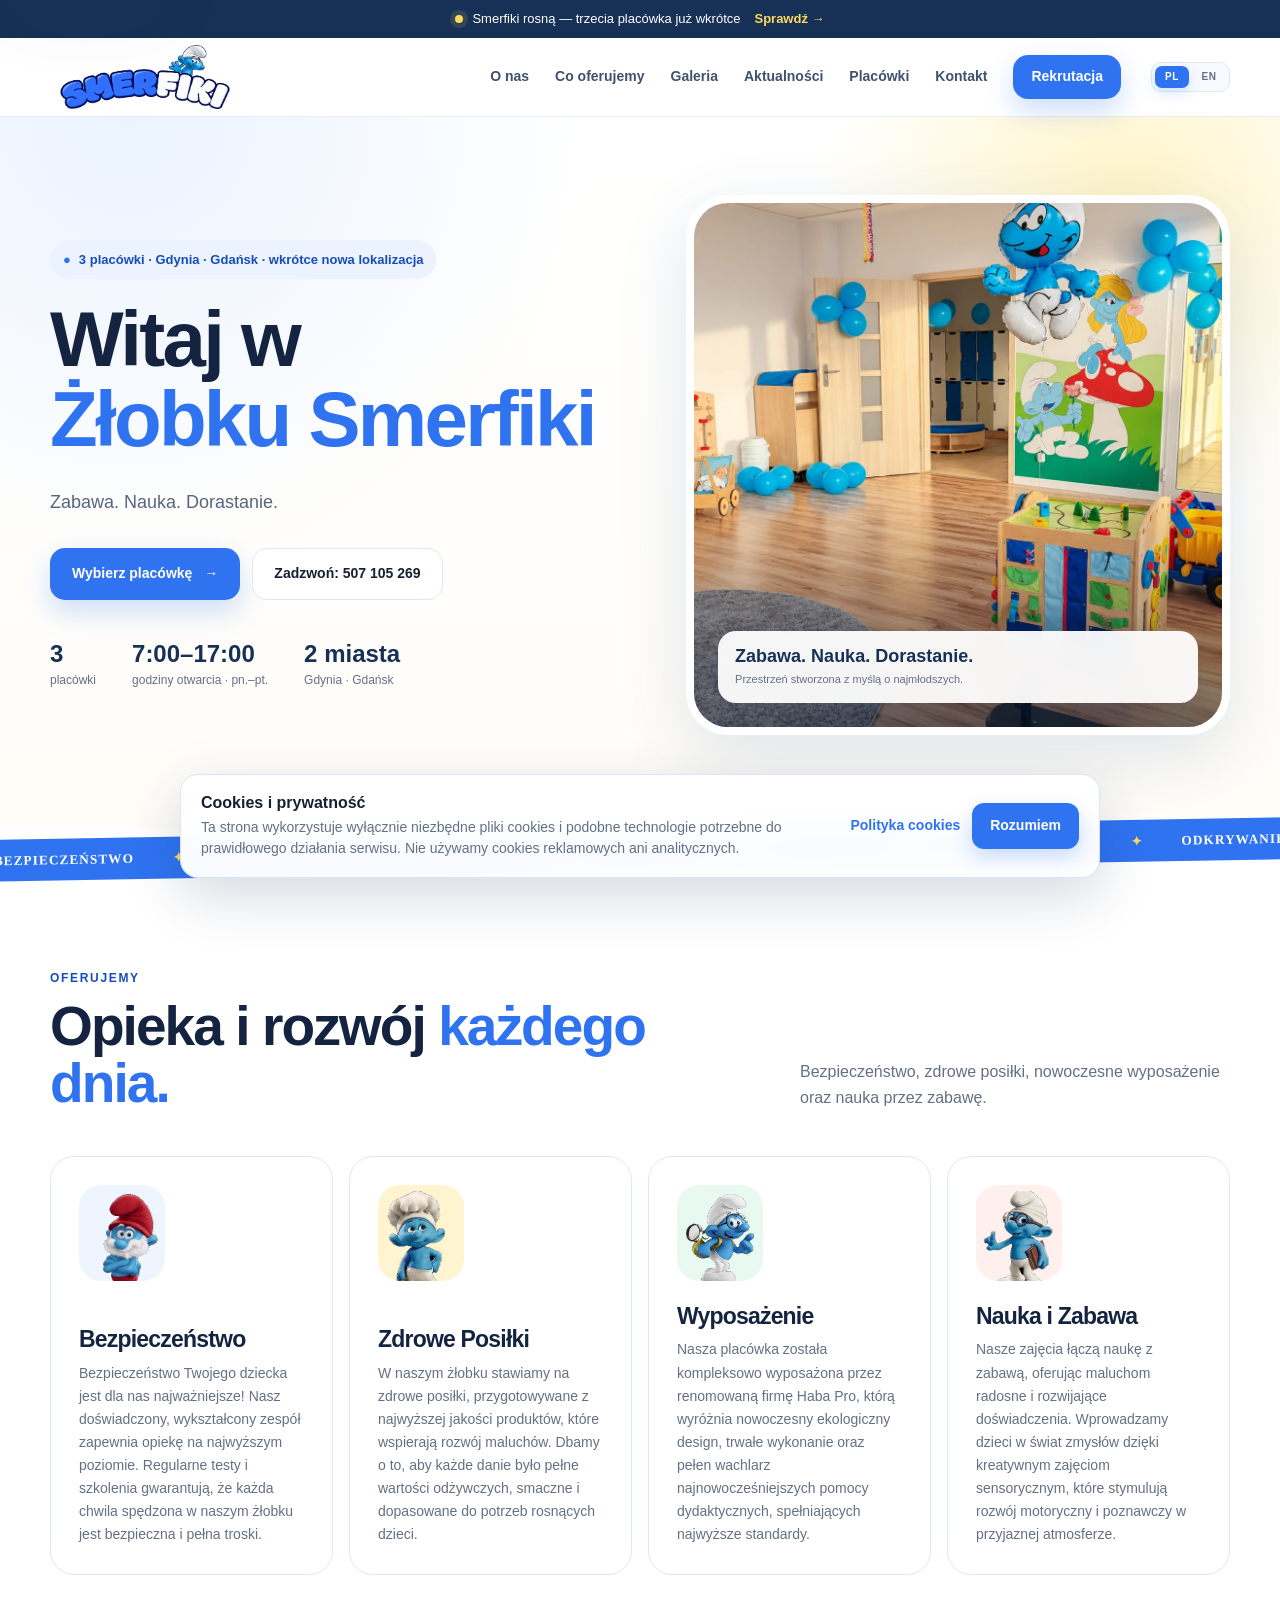
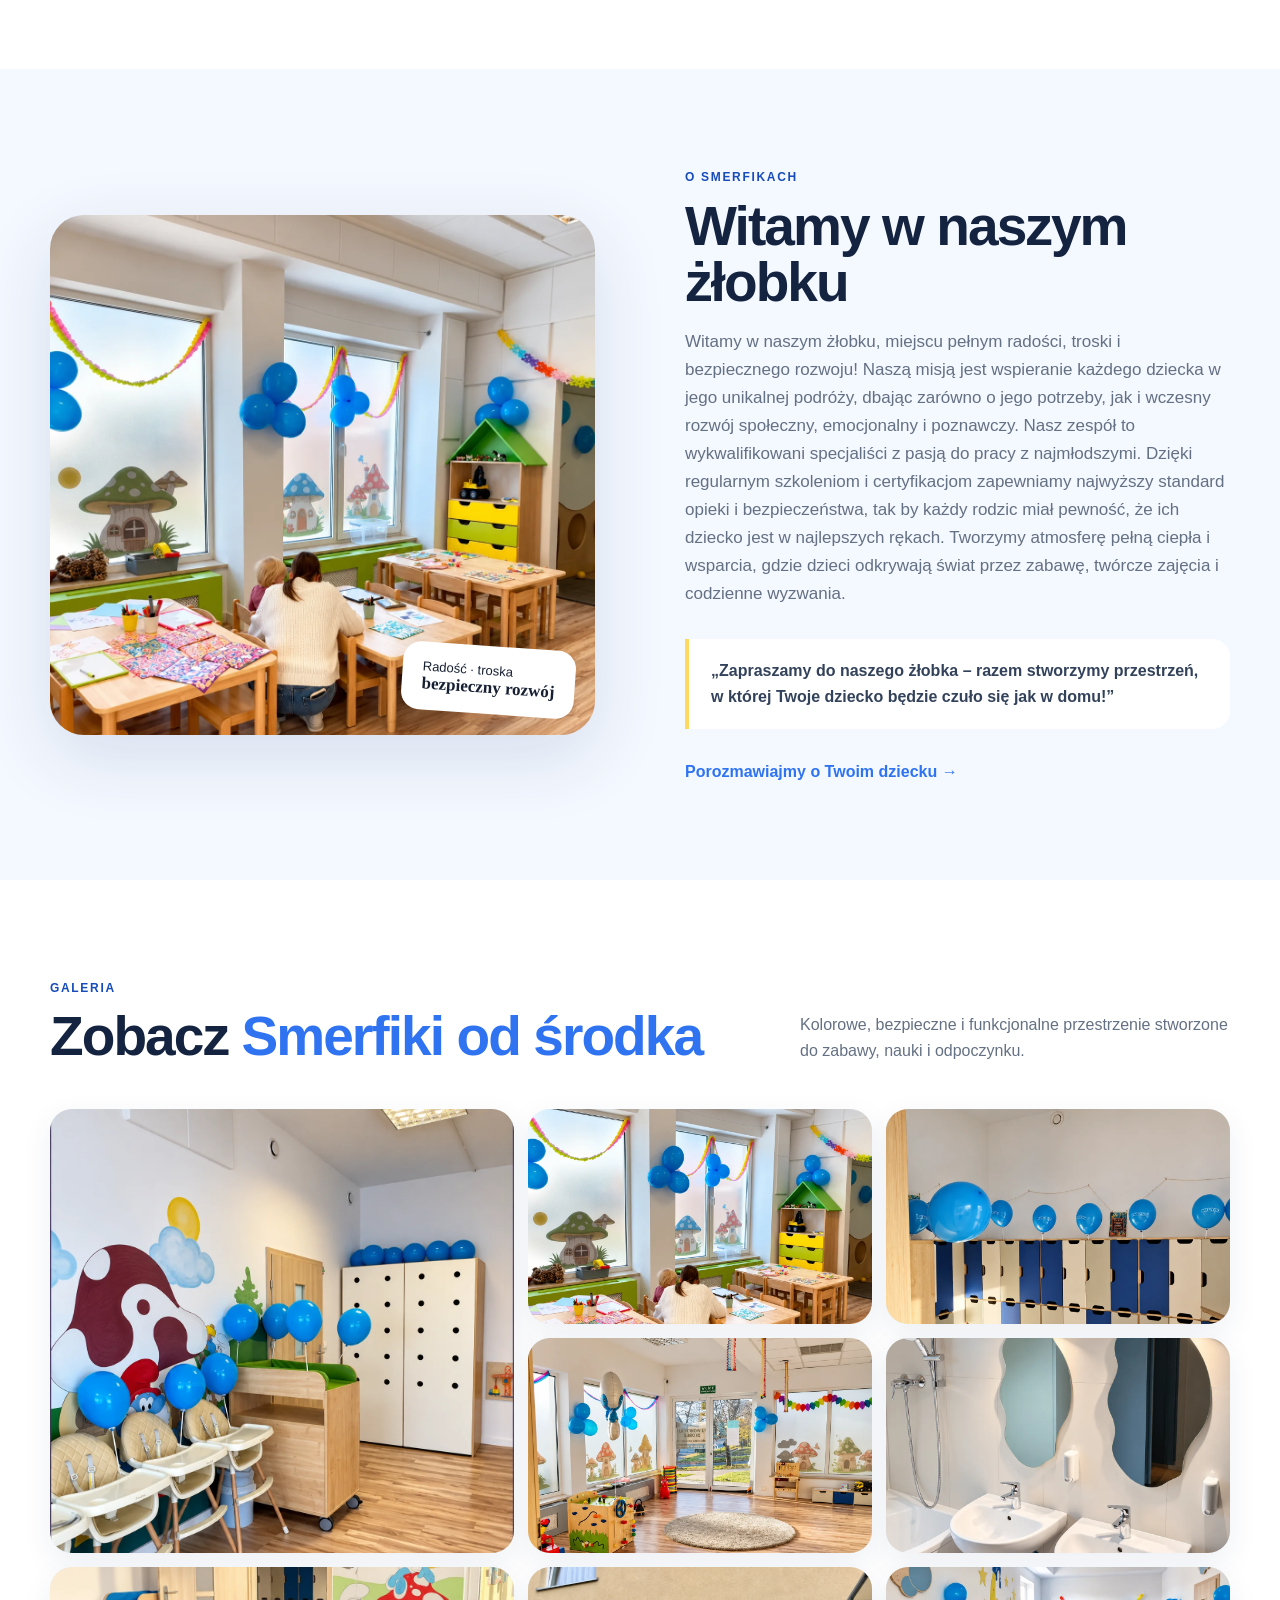
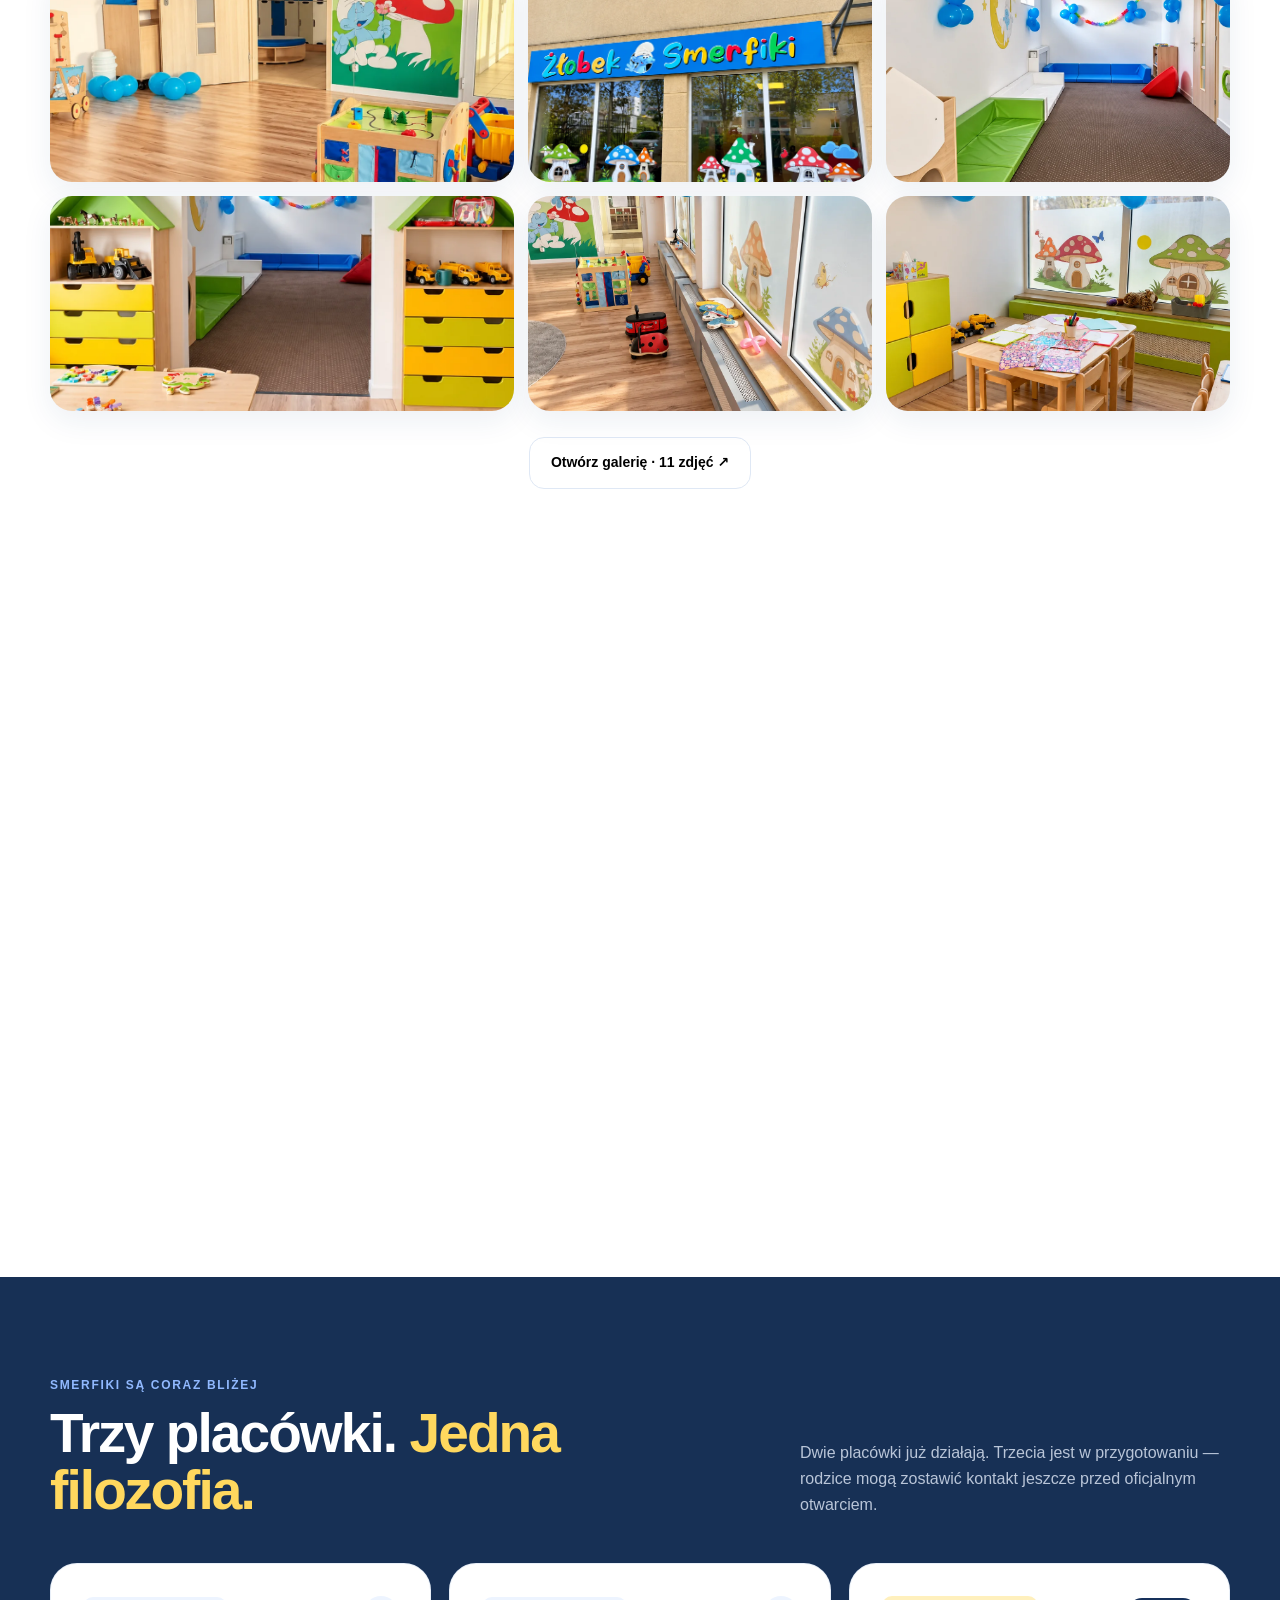
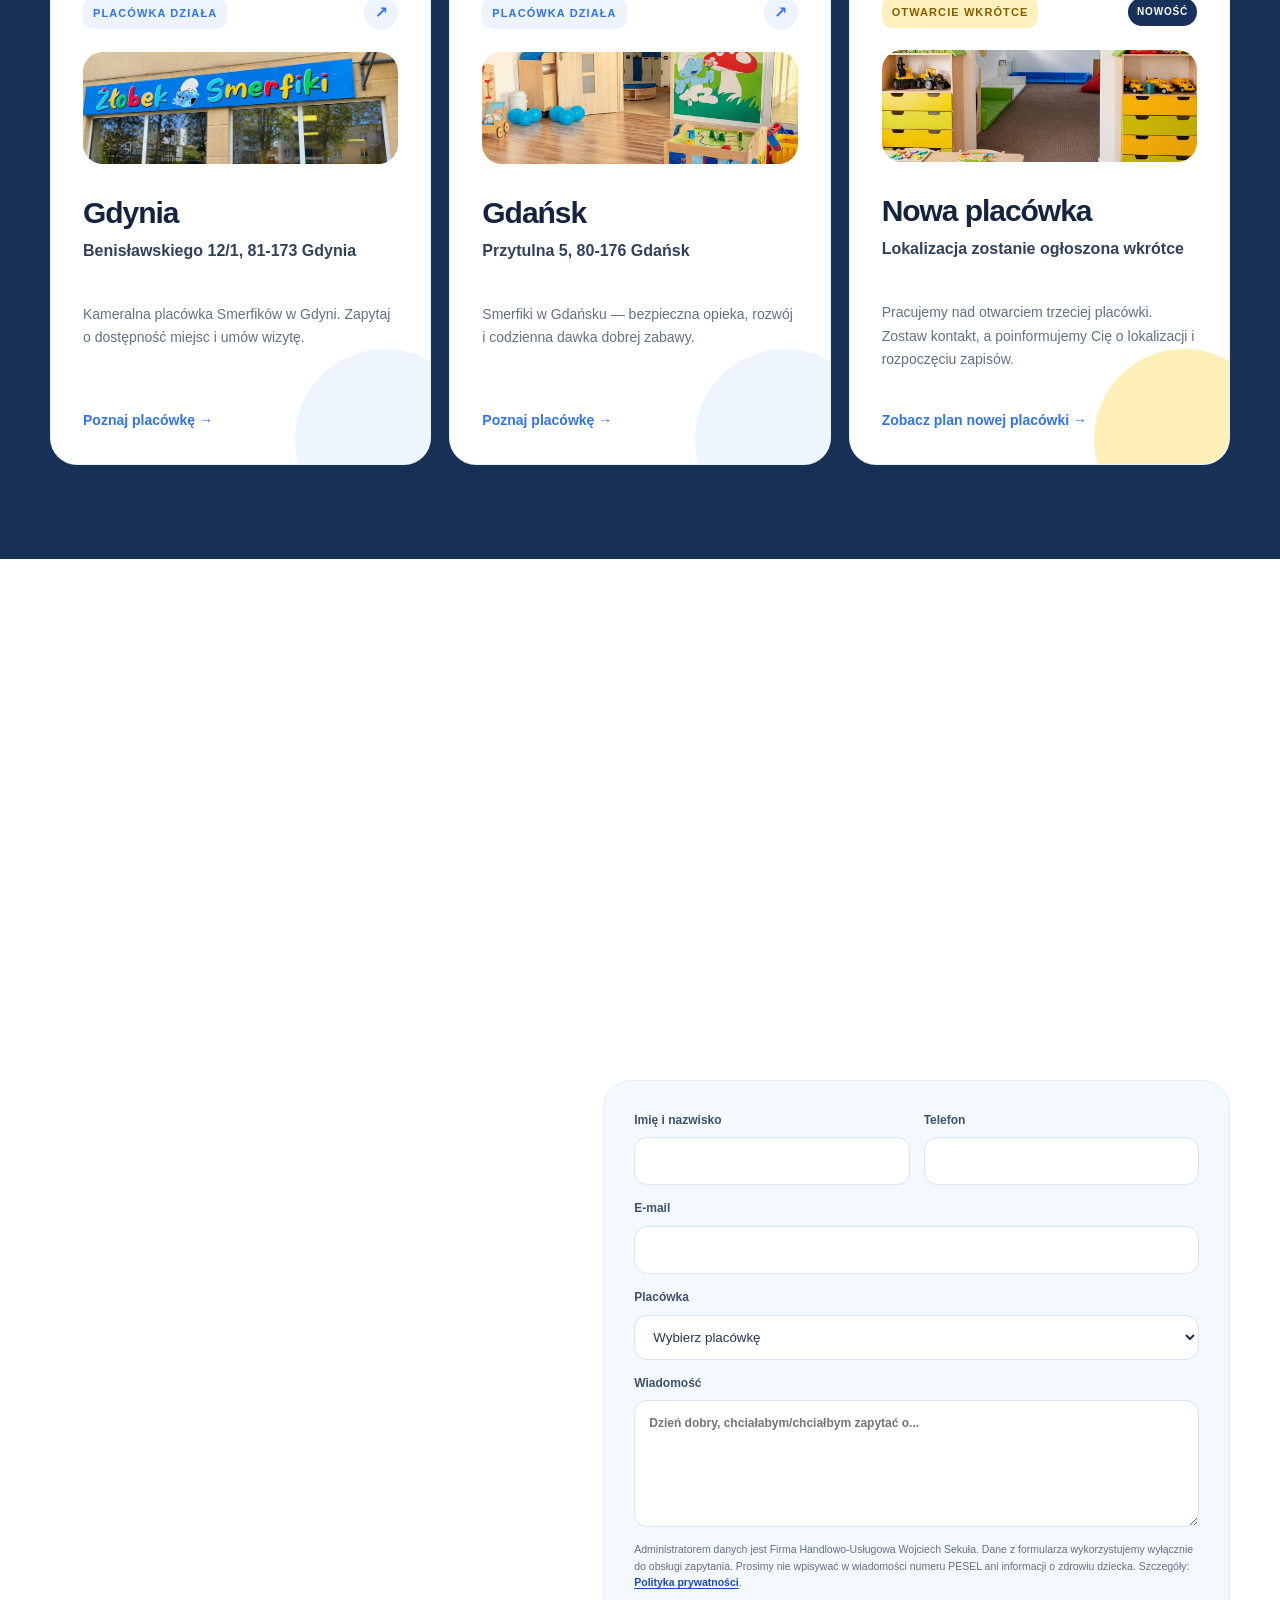
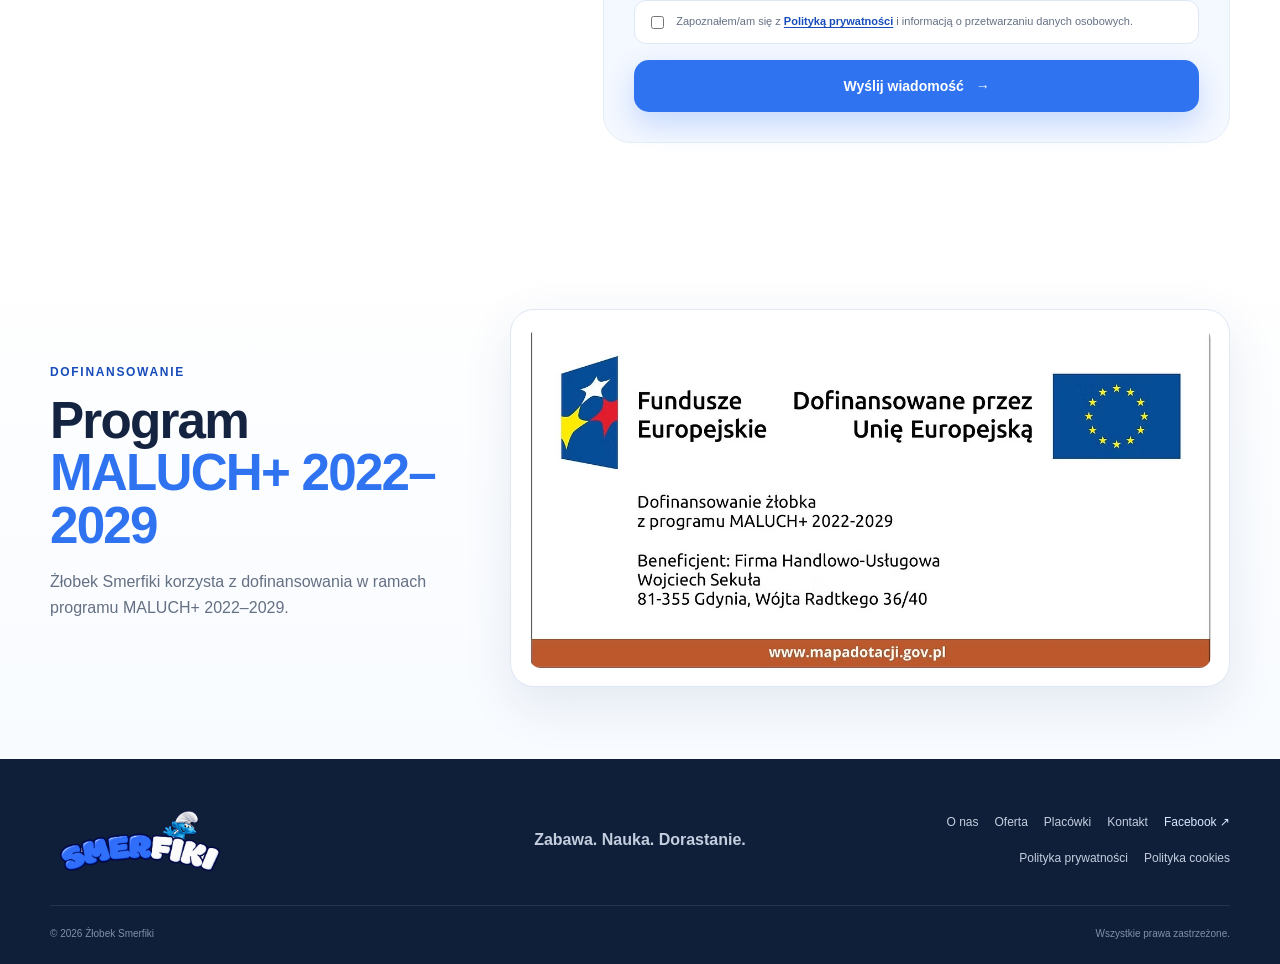
<file: index.html>
<!DOCTYPE html>

<html lang="pl">
<head>
<meta charset="utf-8"/>
<meta content="width=device-width, initial-scale=1" name="viewport"/>
<meta content="Żłobek Smerfiki — trzy placówki, bezpieczna opieka, zabawa i rozwój najmłodszych." name="description"/>
<meta content="#2f73f1" name="theme-color"/>
<title>Żłobek Smerfiki — Gdynia, Gdańsk i nowa placówka</title>



<link href="styles.css" rel="stylesheet"/>
<script type="application/ld+json">{
  "@context": "https://schema.org",
  "@type": "ChildCare",
  "name": "Żłobek Smerfiki",
  "email": "zlobeksmerfiki@wp.pl",
  "telephone": "+48 507 105 269",
  "openingHours": "Mo-Fr 07:00-17:00",
  "areaServed": [
    "Gdynia",
    "Gdańsk"
  ],
  "sameAs": [
    "https://www.facebook.com/profile.php?id=61565765199430"
  ]
}</script>
<link href="/" hreflang="pl" rel="alternate"/><link href="/en/" hreflang="en" rel="alternate"/><link href="/" hreflang="x-default" rel="alternate"/></head>
<body>
<a class="skip-link" href="#main">Przejdź do treści</a>
<div class="announcement">
<div class="wrap announcement__inner">
<span class="announcement__dot"></span>
<span id="announcementText">Smerfiki rosną — trzecia placówka już wkrótce</span>
<a href="#rekrutacja">Sprawdź →</a>
</div>
</div>
<header class="site-header" id="top">
<div class="wrap nav">
<a aria-label="Smerfiki — strona główna" class="logo" href="#top"><img alt="Smerfiki" src="/assets/smerfiki-logo.png"/></a>
<button aria-controls="mainNav" aria-expanded="false" aria-label="Otwórz menu" class="nav-toggle" type="button">
<span></span><span></span><span></span>
</button>
<nav aria-label="Główne menu" class="nav-links" id="mainNav">
<a href="#o-nas">O nas</a>
<a href="#oferta">Co oferujemy</a>
<a href="#galeria">Galeria</a><a href="#aktualnosci">Aktualności</a>
<a href="#placowki">Placówki</a>
<a href="#kontakt">Kontakt</a>
<a class="btn btn--small btn--primary" href="#rekrutacja">Rekrutacja</a>
<div aria-label="Language / Język" class="lang-switch"><a aria-current="page" class="is-active" href="/" hreflang="pl" lang="pl">PL</a><a href="/en/" hreflang="en" lang="en">EN</a></div></nav>
</div>
</header>
<main id="main">
<section class="hero section">
<div class="wrap hero__grid">
<div class="hero__copy reveal">
<div class="pill"><span>●</span><span id="brandEyebrow">3 placówki · Gdynia · Gdańsk · wkrótce nowa lokalizacja</span></div>
<h1 id="brandTagline">Witaj w<br/><em>Żłobku Smerfiki</em></h1>
<p class="hero__lead" id="brandDescription">Zabawa. Nauka. Dorastanie.</p>
<div class="hero__actions">
<a class="btn btn--primary" href="#placowki">Wybierz placówkę <span>→</span></a>
<a class="btn btn--ghost" href="tel:+48507105269" id="heroPhone">Zadzwoń: 507 105 269</a>
</div>
<div aria-label="Najważniejsze informacje" class="trust-row">
<div><strong>3</strong><span>placówki</span></div>
<div><strong>7:00–17:00</strong><span>godziny otwarcia · pn.–pt.</span></div>
<div><strong>2 miasta</strong><span>Gdynia · Gdańsk</span></div>
</div>
</div>
<div class="hero-photo reveal">
<img alt="Kolorowa sala zabaw w Żłobku Smerfiki" src="/assets/gallery/06-sala-smerfy.webp"/>
<div class="hero-photo__badge"><strong>Zabawa. Nauka. Dorastanie.</strong><span>Przestrzeń stworzona z myślą o najmłodszych.</span></div>
</div>
</div>
</section>
<section aria-hidden="true" class="marquee">
<div class="marquee__track">
<span>bezpieczeństwo</span><b>✦</b><span>bliskość</span><b>✦</b><span>rozwój</span><b>✦</b><span>zabawa</span><b>✦</b><span>ciekawość</span><b>✦</b><span>troska</span><b>✦</b><span>radość</span><b>✦</b><span>odkrywanie</span>
</div>
</section>
<section class="section" id="oferta">
<div class="wrap">
<div class="section-heading reveal">
<div>
<span class="kicker">Oferujemy</span>
<h2>Opieka i rozwój <em>każdego dnia.</em></h2>
</div>
<p>Bezpieczeństwo, zdrowe posiłki, nowoczesne wyposażenie oraz nauka przez zabawę.</p>
</div>
<div class="feature-grid" id="featureGrid"></div>
</div>
</section>
<section class="section section--soft" id="o-nas">
<div class="wrap about-grid">
<div class="about-visual about-visual--photo reveal">
<img alt="Sala zajęć w Żłobku Smerfiki" loading="lazy" src="/assets/gallery/02-sala-stoliki.webp"/>
<div class="sticker">Radość · troska<br/><strong>bezpieczny rozwój</strong></div>
</div>
<div class="about-copy reveal">
<span class="kicker">O Smerfikach</span>
<h2 id="aboutTitle">Witamy w naszym żłobku</h2>
<p id="aboutText">Witamy w naszym żłobku, miejscu pełnym radości, troski i bezpiecznego rozwoju! Naszą misją jest wspieranie każdego dziecka w jego unikalnej podróży, dbając zarówno o jego potrzeby, jak i wczesny rozwój społeczny, emocjonalny i poznawczy. Nasz zespół to wykwalifikowani specjaliści z pasją do pracy z najmłodszymi. Dzięki regularnym szkoleniom i certyfikacjom zapewniamy najwyższy standard opieki i bezpieczeństwa, tak by każdy rodzic miał pewność, że ich dziecko jest w najlepszych rękach. Tworzymy atmosferę pełną ciepła i wsparcia, gdzie dzieci odkrywają świat przez zabawę, twórcze zajęcia i codzienne wyzwania.</p>
<blockquote id="aboutQuote">„Zapraszamy do naszego żłobka – razem stworzymy przestrzeń, w której Twoje dziecko będzie czuło się jak w domu!”</blockquote>
<a class="text-link" href="#kontakt">Porozmawiajmy o Twoim dziecku →</a>
</div>
</div>
</section><section class="section gallery-section" id="galeria"><div class="wrap">
<div class="section-heading reveal"><div><span class="kicker">Galeria</span><h2>Zobacz <em>Smerfiki od środka</em></h2></div><p>Kolorowe, bezpieczne i funkcjonalne przestrzenie stworzone do zabawy, nauki i odpoczynku.</p></div>
<div class="gallery-real gallery-real--home"><figure class="gallery-real__wide"><img alt="Sala z krzesełkami w Żłobku Smerfiki" loading="lazy" src="/assets/gallery/01-sala-krzeselka.webp"/></figure><figure><img alt="Sala zajęć ze stolikami w Żłobku Smerfiki" loading="lazy" src="/assets/gallery/02-sala-stoliki.webp"/></figure><figure><img alt="Szatnia w Żłobku Smerfiki" loading="lazy" src="/assets/gallery/03-szatnia.webp"/></figure><figure><img alt="Sala zabaw w Żłobku Smerfiki" loading="lazy" src="/assets/gallery/04-sala-zabaw.webp"/></figure><figure><img alt="Łazienka dla dzieci w Żłobku Smerfiki" loading="lazy" src="/assets/gallery/05-lazienka.webp"/></figure><figure><img alt="Sala Smerfików z kolorową dekoracją" loading="lazy" src="/assets/gallery/06-sala-smerfy.webp"/></figure><figure><img alt="Wejście do Żłobka Smerfiki" loading="lazy" src="/assets/gallery/07-wejscie-zlobek.webp"/></figure><figure><img alt="Przestronna sala zabaw w Żłobku Smerfiki" loading="lazy" src="/assets/gallery/08-sala-dluga.webp"/></figure><figure><img alt="Sala z domkami i zabawkami w Żłobku Smerfiki" loading="lazy" src="/assets/gallery/09-sala-domki.webp"/></figure><figure><img alt="Korytarz przy oknach w Żłobku Smerfiki" loading="lazy" src="/assets/gallery/10-korytarz-okna.webp"/></figure><figure><img alt="Kącik plastyczny w Żłobku Smerfiki" loading="lazy" src="/assets/gallery/11-kacik-plastyczny.webp"/></figure></div><div class="gallery-actions"><button class="btn btn--ghost gallery-open-btn" data-gallery-open="" type="button">Otwórz galerię · 11 zdjęć ↗</button></div>
</div></section>
<section class="section" id="aktualnosci">
<div class="wrap">
<div class="section-heading reveal">
<div>
<span class="kicker">Co u nas słychać</span>
<h2>Aktualności <em>ze Smerfików</em></h2>
</div>
<p>Sprawdź, co dzieje się w naszych placówkach — najnowsze wydarzenia, ważne informacje i codzienne chwile ze Smerfików.</p>
</div>
<div class="news-grid" id="newsGrid"></div>
</div>
</section>
<section class="section locations" id="placowki">
<div class="wrap">
<div class="section-heading section-heading--light reveal">
<div>
<span class="kicker">Smerfiki są coraz bliżej</span>
<h2>Trzy placówki. <em>Jedna filozofia.</em></h2>
</div>
<p>Dwie placówki już działają. Trzecia jest w przygotowaniu — rodzice mogą zostawić kontakt jeszcze przed oficjalnym otwarciem.</p>
</div>
<div class="location-grid" id="locationGrid"></div>
</div>
</section>
<section class="section recruitment" id="rekrutacja">
<div class="wrap recruitment__card reveal">
<div>
<span class="kicker">Rekrutacja</span>
<h2 id="recruitmentTitle">Chcesz poznać Smerfiki bliżej?</h2>
<p id="recruitmentText">Napisz lub zadzwoń. Odpowiemy na pytania dotyczące dostępności miejsc, adaptacji i organizacji dnia.</p>
</div>
<div class="recruitment__actions">
<a class="btn btn--white" href="mailto:zlobeksmerfiki@wp.pl" id="recruitEmail">Napisz w sprawie rekrutacji</a>
<a class="btn btn--outline-white" href="tel:+48507105269" id="recruitPhone">507 105 269</a>
</div>
</div>
</section>
<section class="section" id="kontakt">
<div class="wrap contact-grid">
<div class="contact-copy reveal">
<span class="kicker">Kontakt</span>
<h2>Znajdź <em>nas</em></h2>
<p>Skontaktuj się z nami lub wybierz interesującą Cię placówkę.</p>
<div class="contact-lines">
<a href="tel:+48507105269" id="contactPhone1"><span>Telefon</span><b>507 105 269</b></a>
<a href="tel:+48696416666" id="contactPhone2"><span>Telefon</span><b>696 416 666</b></a>
<a href="mailto:zlobeksmerfiki@wp.pl" id="contactEmail"><span>E-mail</span><b>zlobeksmerfiki@wp.pl</b></a>
<div><span>Godziny</span><b id="contactHours">Pon.–Pt. 7:00–17:00</b></div>
<a class="facebook-link" href="https://www.facebook.com/profile.php?id=61565765199430" rel="noopener" target="_blank"><span>Facebook</span><b>Żłobek Smerfiki ↗</b></a></div>
</div>
<form action="/dziekujemy/" class="contact-form reveal" data-netlify="true" method="POST" name="kontakt" netlify-honeypot="bot-field">
<input name="form-name" type="hidden" value="kontakt"/><input name="privacy_version" type="hidden" value="2026-10-13"/><input name="language" type="hidden" value="PL"/>
<p class="hidden"><label>Nie wypełniaj: <input name="bot-field"/></label></p>
<div class="form-row">
<label>Imię i nazwisko<input autocomplete="name" name="name" required="" type="text"/></label>
<label>Telefon<input autocomplete="tel" name="phone" type="tel"/></label>
</div>
<label>E-mail<input autocomplete="email" name="email" required="" type="email"/></label>
<label>Placówka<select id="locationSelect" name="placowka" required=""><option value="">Wybierz placówkę</option><option>Gdynia</option><option>Gdańsk</option><option>Nowa placówka — chcę otrzymać informacje</option></select></label>
<label>Wiadomość<textarea name="message" placeholder="Dzień dobry, chciałabym/chciałbym zapytać o..." required="" rows="5"></textarea></label>

<p class="form-privacy-note">Administratorem danych jest Firma Handlowo-Usługowa Wojciech Sekuła. Dane z formularza wykorzystujemy wyłącznie do obsługi zapytania. Prosimy nie wpisywać w wiadomości numeru PESEL ani informacji o zdrowiu dziecka. Szczegóły: <a href="/polityka-prywatnosci/" rel="noopener" target="_blank">Polityka prywatności</a>.</p><label class="checkbox privacy-check"><input name="privacy_acknowledged" required="" type="checkbox" value="yes"/><span>Zapoznałem/am się z <a href="/polityka-prywatnosci/" rel="noopener" target="_blank">Polityką prywatności</a> i informacją o przetwarzaniu danych osobowych.</span></label><button class="btn btn--primary btn--full" type="submit">Wyślij wiadomość <span>→</span></button>
</form>
</div>
</section>
</main>
<section class="section funding-section" id="dofinansowanie">
<div class="wrap funding-grid reveal">
<div class="funding-copy">
<span class="kicker">Dofinansowanie</span>
<h2>Program <em>MALUCH+ 2022–2029</em></h2>
<p>Żłobek Smerfiki korzysta z dofinansowania w ramach programu MALUCH+ 2022–2029.</p>
</div>
<a aria-label="Informacja o dofinansowaniu żłobka z programu MALUCH+ 2022–2029" class="funding-card" href="https://www.mapadotacji.gov.pl/" rel="noopener" target="_blank">
<img alt="Dofinansowanie żłobka z programu MALUCH+ 2022–2029 — Fundusze Europejskie, Unia Europejska" loading="lazy" src="/assets/dofinansowanie-maluch-plus.jpg"/>
</a>
</div>
</section><footer class="footer">
<div class="wrap footer__top">
<a class="logo logo--footer" href="#top"><img alt="Smerfiki" src="/assets/smerfiki-logo.png"/></a>
<p>Zabawa. Nauka. Dorastanie.</p>
<div class="footer__links">
<a href="#o-nas">O nas</a><a href="#oferta">Oferta</a><a href="#placowki">Placówki</a><a href="#kontakt">Kontakt</a>
<a href="https://www.facebook.com/profile.php?id=61565765199430" rel="noopener" target="_blank">Facebook ↗</a><a href="/polityka-prywatnosci/">Polityka prywatności</a><a href="/polityka-cookies/">Polityka cookies</a></div>
</div>
<div class="wrap footer__bottom">
<span>© <span id="year"></span> Żłobek Smerfiki</span>
<span>Wszystkie prawa zastrzeżone.</span>
</div>
</footer>
<script defer="" src="app.js"></script>
<script defer="" src="/gallery.js"></script>
<script defer src="/cookie-notice.js"></script>
</body>
</html>
</file>
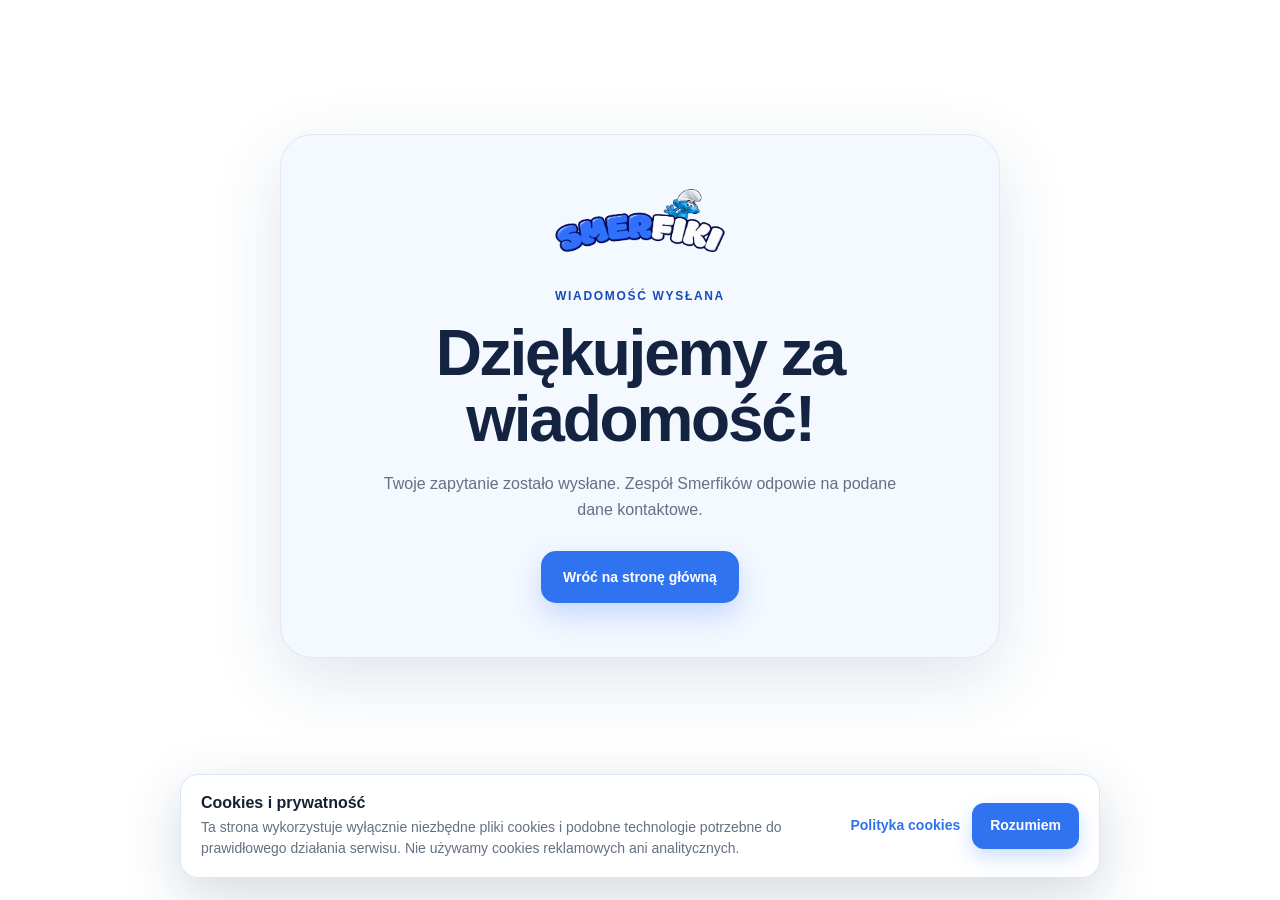
<file: dziekujemy/index.html>
<!doctype html><html lang="pl"><head><meta charset="utf-8"><meta name="viewport" content="width=device-width,initial-scale=1"><meta name="theme-color" content="#2f73f1"><title>Dziękujemy | Żłobek Smerfiki</title><link rel="stylesheet" href="/styles.css"></head><body><main class="section"><div class="wrap success-card"><img src="/assets/smerfiki-logo.png" alt="Smerfiki"><span class="kicker">Wiadomość wysłana</span><h1>Dziękujemy za wiadomość!</h1><p>Twoje zapytanie zostało wysłane. Zespół Smerfików odpowie na podane dane kontaktowe.</p><a class="btn btn--primary" href="/">Wróć na stronę główną</a></div></main><script defer src="/cookie-notice.js"></script>
</body></html>
</file>
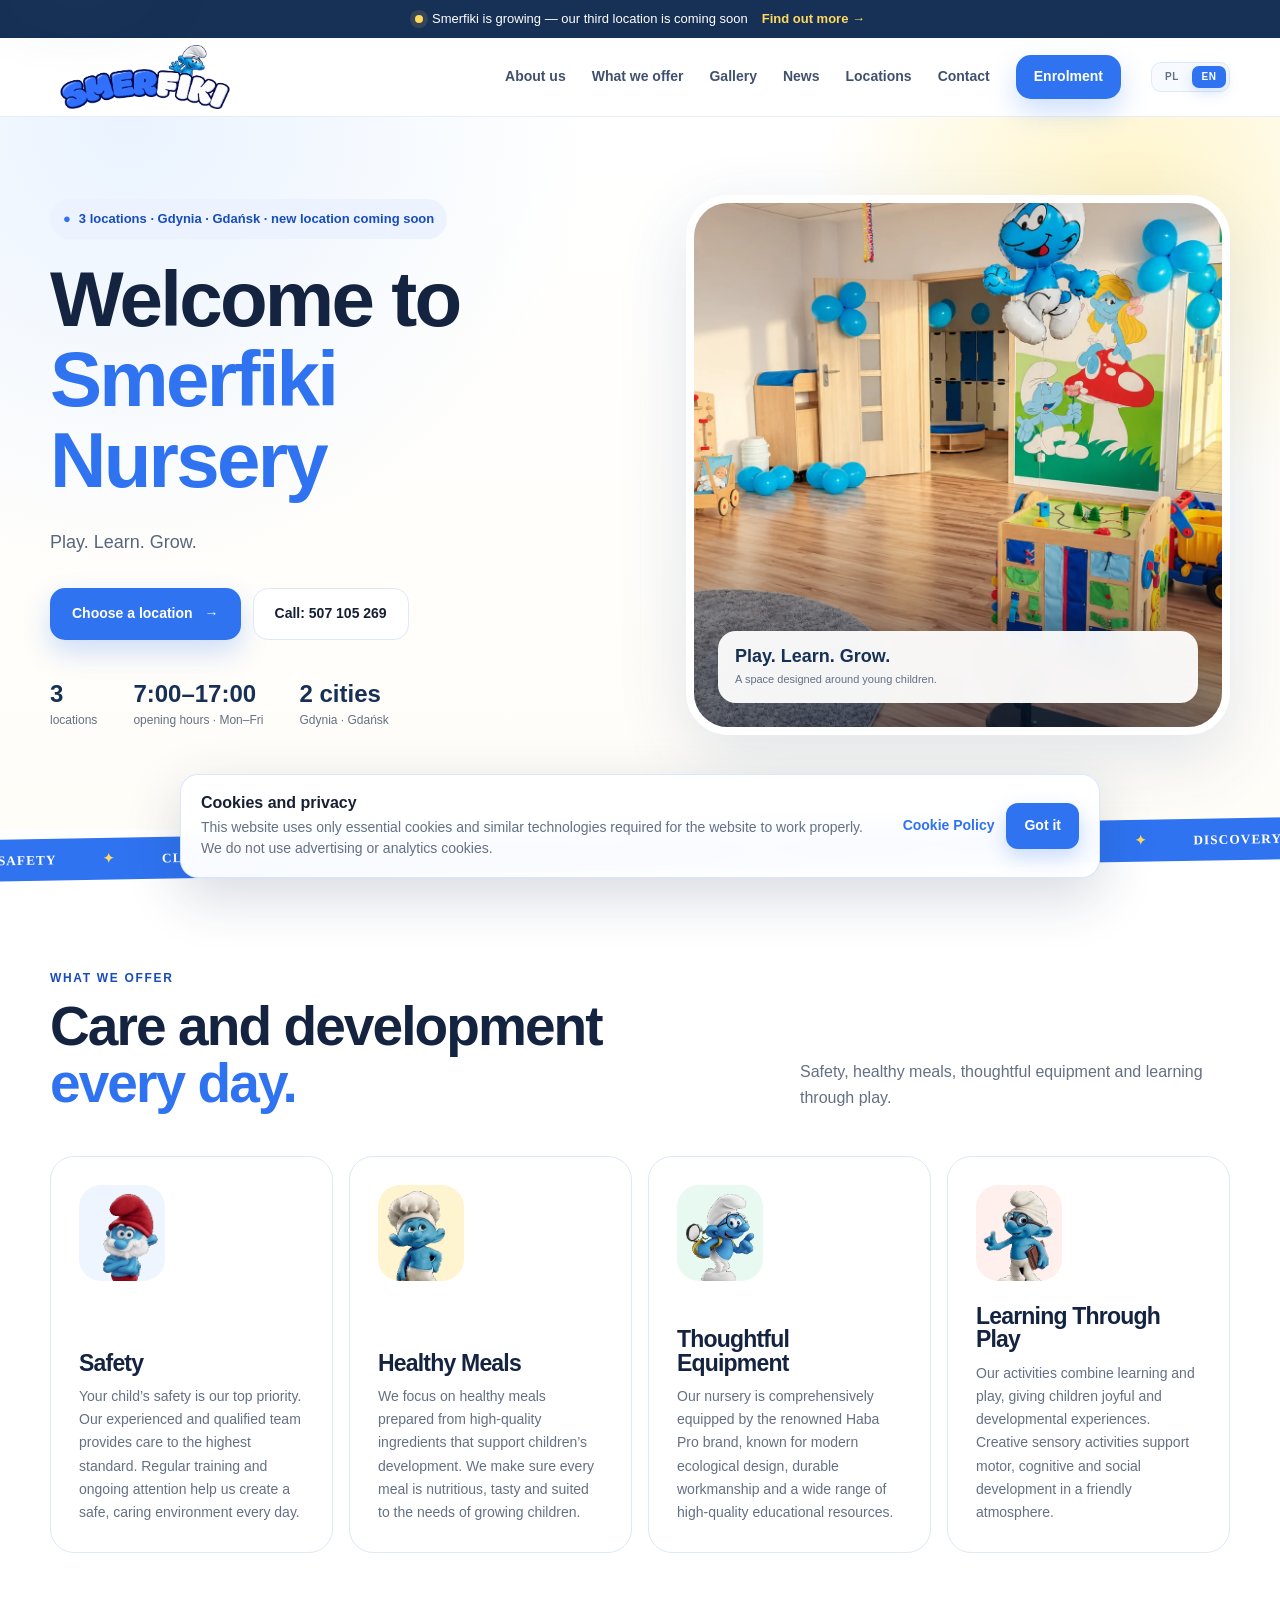
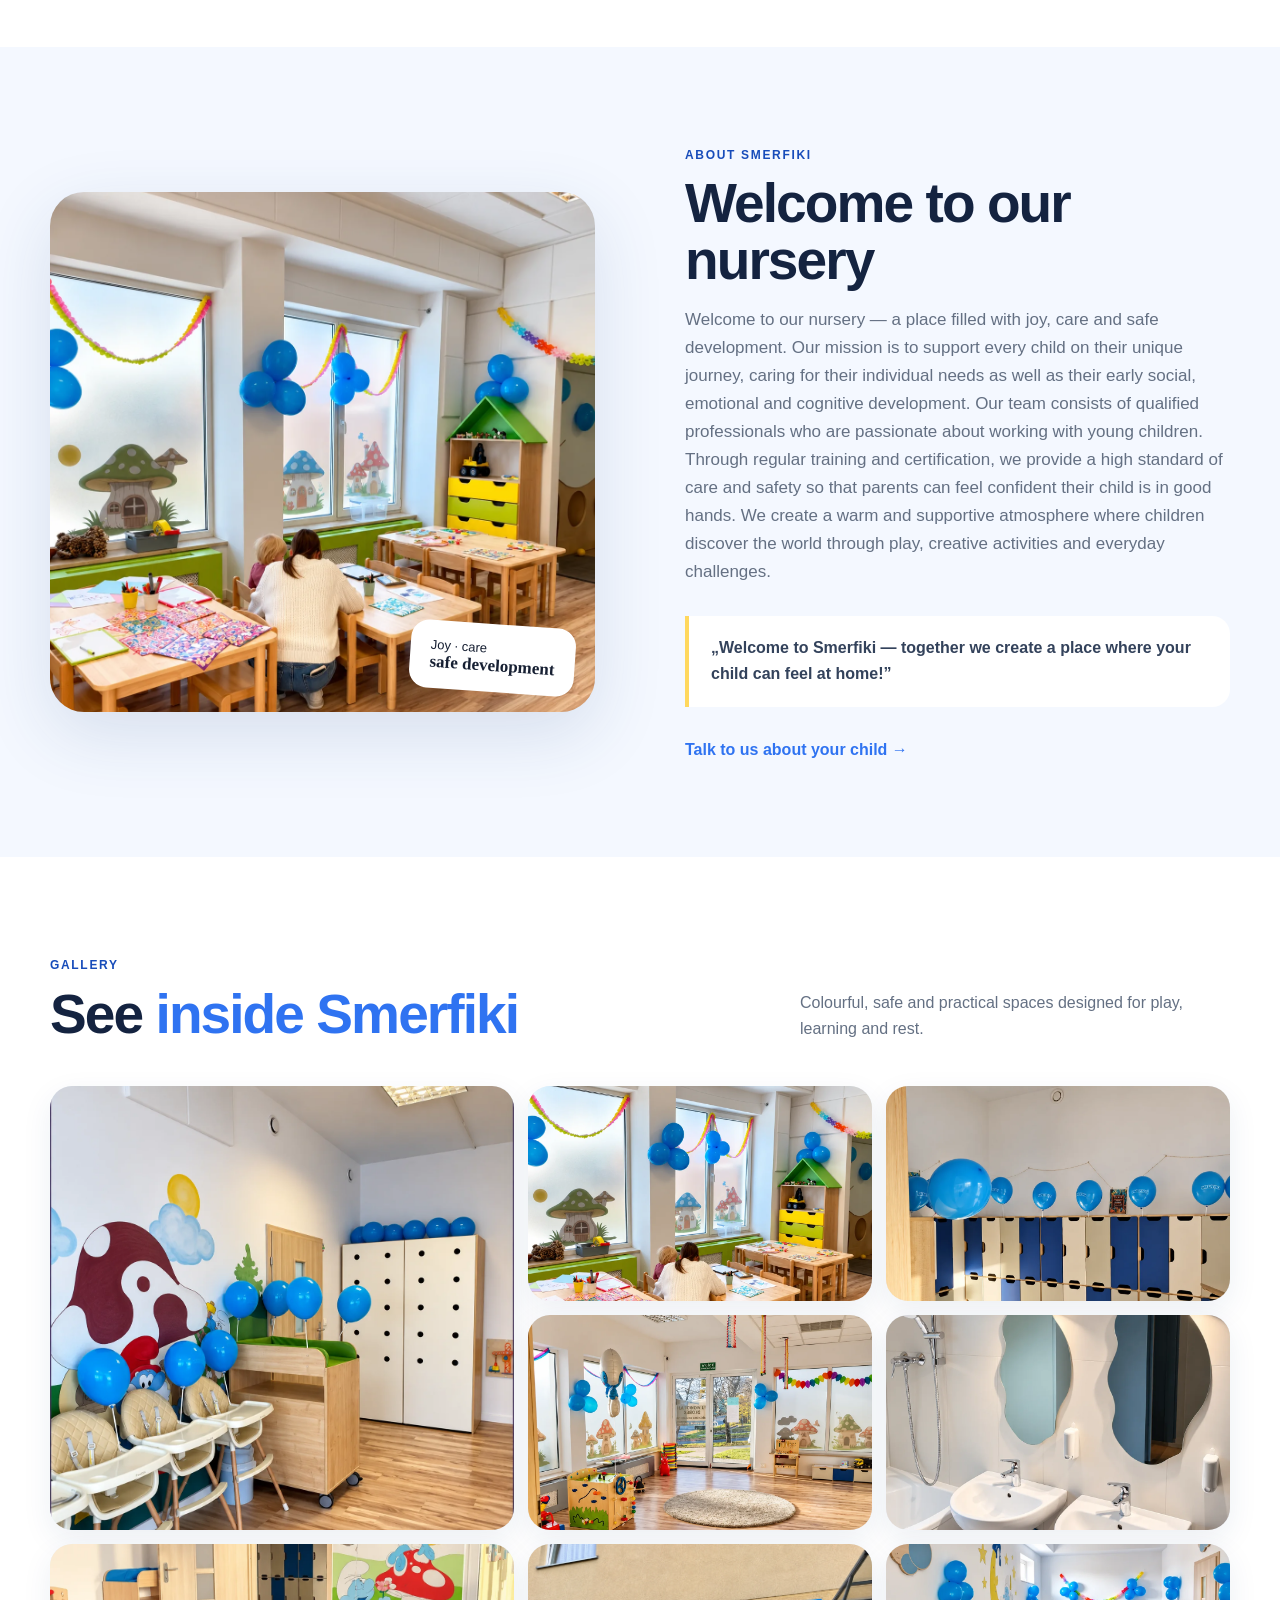
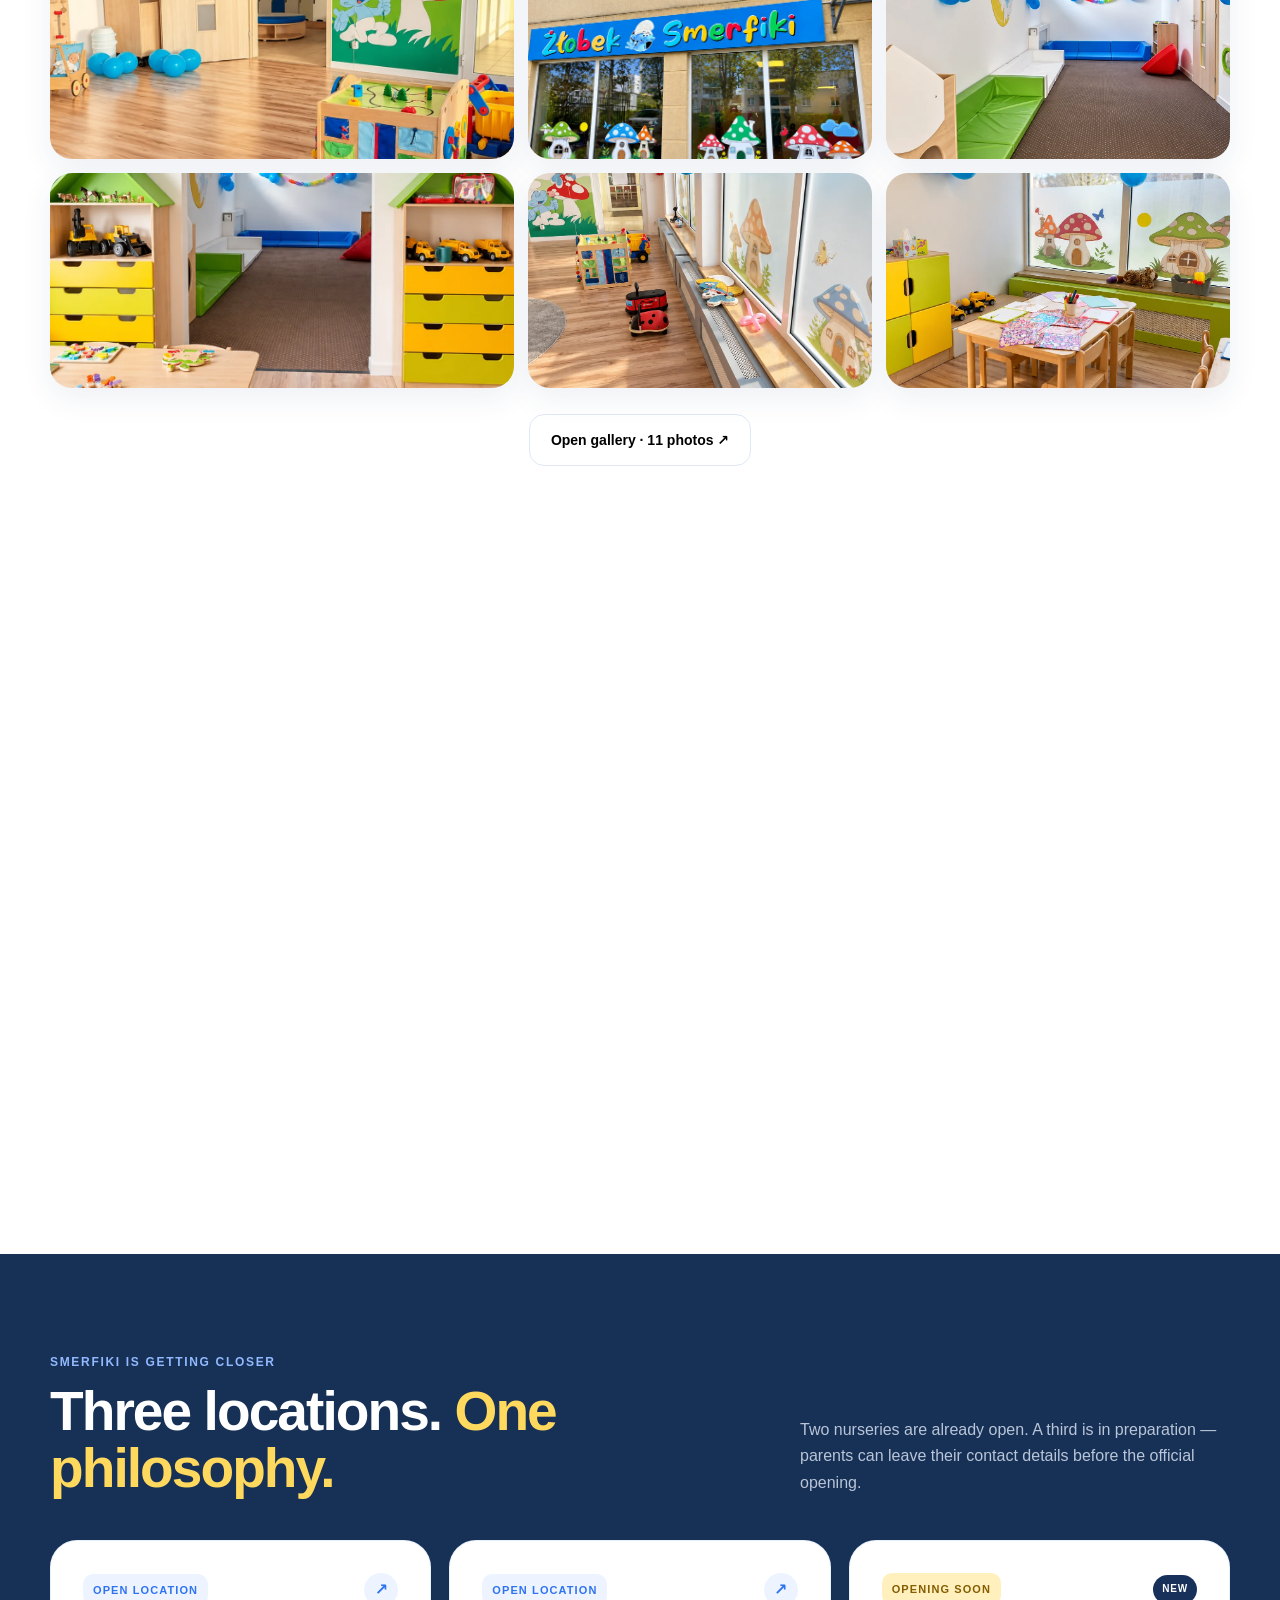
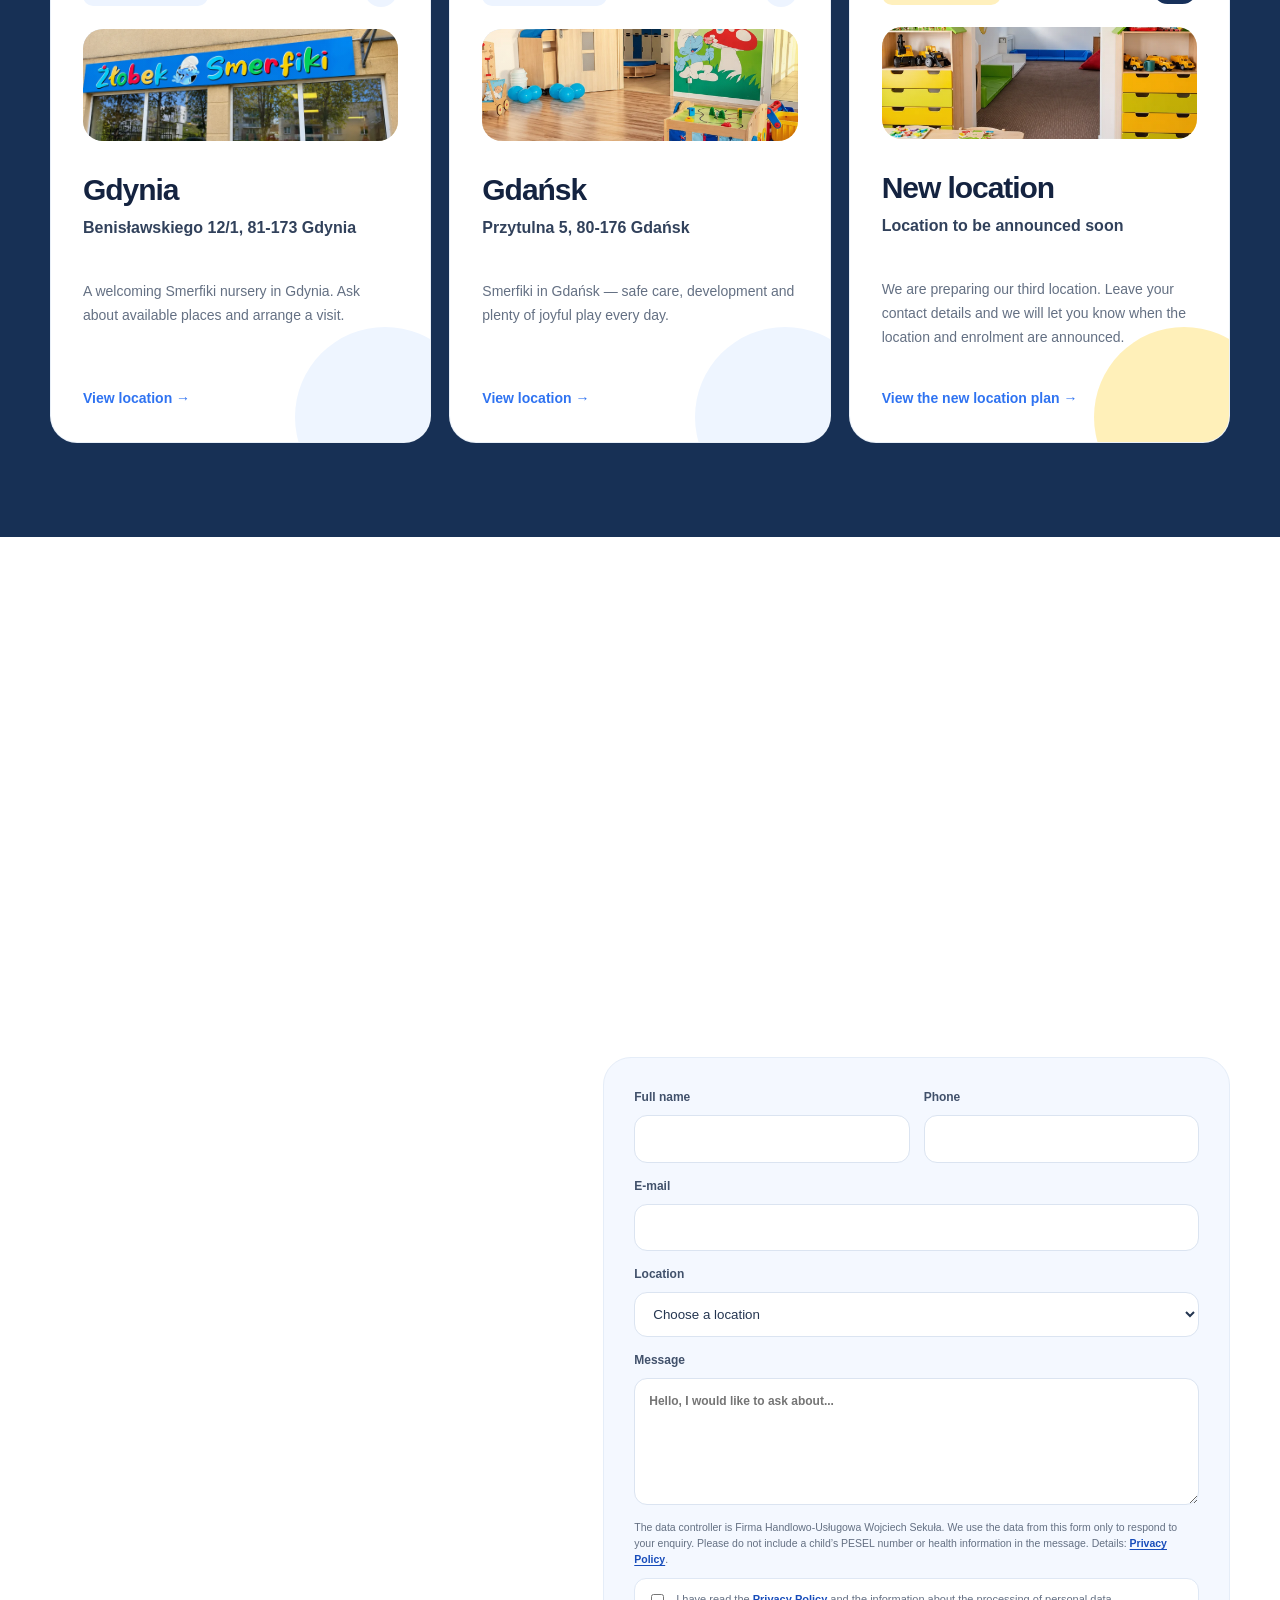
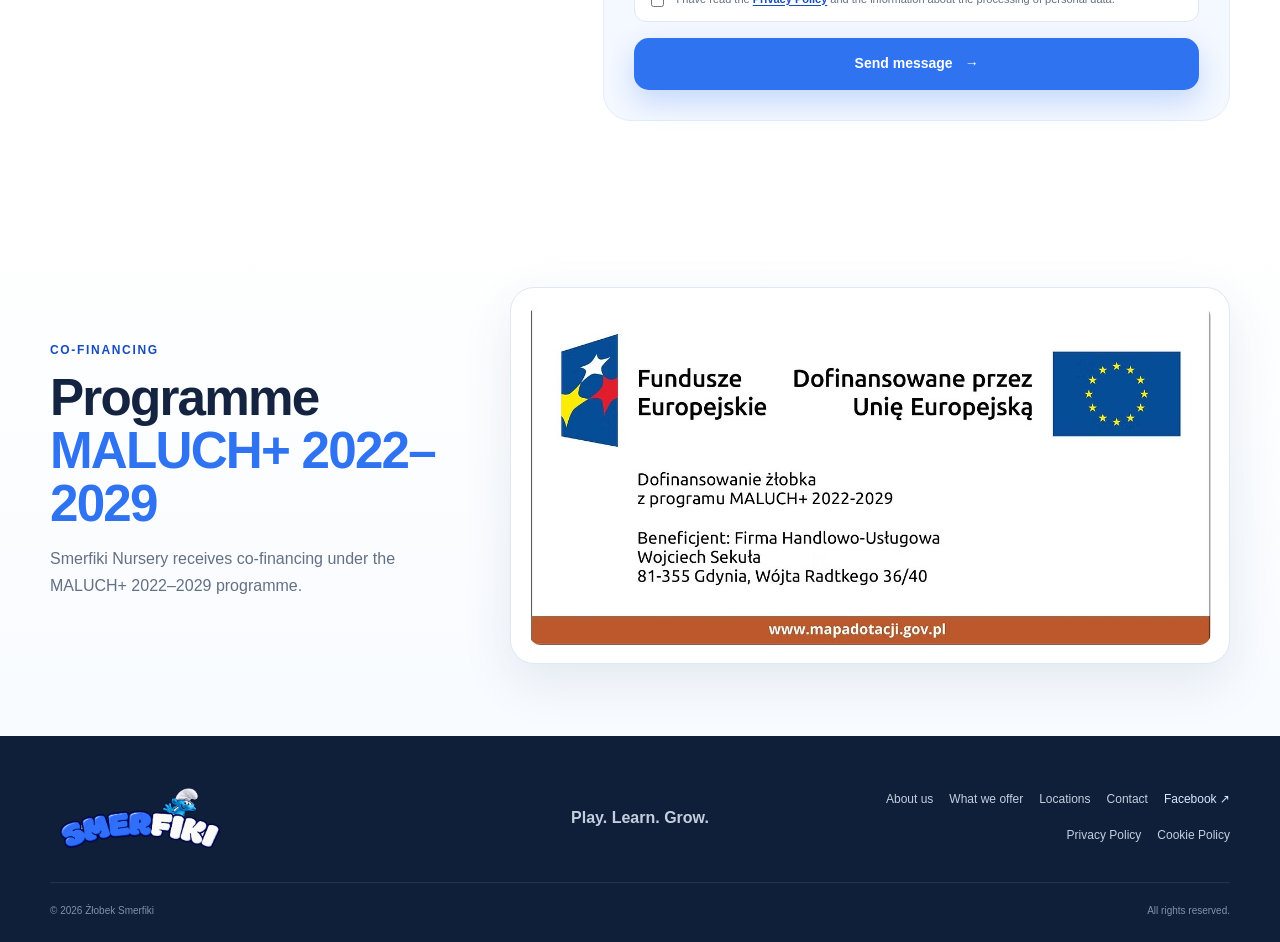
<file: en/index.html>
<!DOCTYPE html>

<html lang="en">
<head>
<meta charset="utf-8"/>
<meta content="width=device-width, initial-scale=1" name="viewport"/>
<meta content="Smerfiki Nursery — three locations, safe childcare, play and development for young children." name="description"/>
<meta content="#2f73f1" name="theme-color"/>
<title>Smerfiki Nursery — Gdynia, Gdańsk and a new location</title>
<link href="/styles.css" rel="stylesheet"/>
<script type="application/ld+json">{
  "@context": "https://schema.org",
  "@type": "ChildCare",
  "name": "Żłobek Smerfiki",
  "email": "zlobeksmerfiki@wp.pl",
  "telephone": "+48 507 105 269",
  "openingHours": "Mo-Fr 07:00-17:00",
  "areaServed": [
    "Gdynia",
    "Gdańsk"
  ],
  "sameAs": [
    "https://www.facebook.com/profile.php?id=61565765199430"
  ]
}</script>
<link href="/" hreflang="pl" rel="alternate"/><link href="/en/" hreflang="en" rel="alternate"/><link href="/" hreflang="x-default" rel="alternate"/></head>
<body>
<a class="skip-link" href="#main">Skip to content</a>
<div class="announcement">
<div class="wrap announcement__inner">
<span class="announcement__dot"></span>
<span id="announcementText">Smerfiki is growing — our third location is coming soon</span>
<a href="#rekrutacja">Find out more →</a>
</div>
</div>
<header class="site-header" id="top">
<div class="wrap nav">
<a aria-label="Smerfiki — home" class="logo" href="#top"><img alt="Smerfiki" src="/assets/smerfiki-logo.png"/></a>
<button aria-controls="mainNav" aria-expanded="false" aria-label="Open menu" class="nav-toggle" type="button">
<span></span><span></span><span></span>
</button>
<nav aria-label="Main menu" class="nav-links" id="mainNav">
<a href="#o-nas">About us</a>
<a href="#oferta">What we offer</a>
<a href="#galeria">Gallery</a><a href="#aktualnosci">News</a>
<a href="#placowki">Locations</a>
<a href="#kontakt">Contact</a>
<a class="btn btn--small btn--primary" href="#rekrutacja">Enrolment</a>
<div aria-label="Language" class="lang-switch"><a href="/" hreflang="pl" lang="pl">PL</a><a aria-current="page" class="is-active" href="/en/" hreflang="en" lang="en">EN</a></div></nav>
</div>
</header>
<main id="main">
<section class="hero section">
<div class="wrap hero__grid">
<div class="hero__copy reveal">
<div class="pill"><span>●</span><span id="brandEyebrow">3 locations · Gdynia · Gdańsk · new location coming soon</span></div>
<h1 id="brandTagline">Welcome to<br/><em>Smerfiki Nursery</em></h1>
<p class="hero__lead" id="brandDescription">Play. Learn. Grow.</p>
<div class="hero__actions">
<a class="btn btn--primary" href="#placowki">Choose a location <span>→</span></a>
<a class="btn btn--ghost" href="tel:+48507105269" id="heroPhone">Call: 507 105 269</a>
</div>
<div aria-label="Key information" class="trust-row">
<div><strong>3</strong><span>locations</span></div>
<div><strong>7:00–17:00</strong><span>opening hours · Mon–Fri</span></div>
<div><strong>2 cities</strong><span>Gdynia · Gdańsk</span></div>
</div>
</div>
<div class="hero-photo reveal">
<img alt="Colourful playroom at Smerfiki Nursery" src="/assets/gallery/06-sala-smerfy.webp"/>
<div class="hero-photo__badge"><strong>Play. Learn. Grow.</strong><span>A space designed around young children.</span></div>
</div>
</div>
</section>
<section aria-hidden="true" class="marquee">
<div class="marquee__track">
<span>safety</span><b>✦</b><span>closeness</span><b>✦</b><span>development</span><b>✦</b><span>play</span><b>✦</b><span>curiosity</span><b>✦</b><span>care</span><b>✦</b><span>joy</span><b>✦</b><span>discovery</span>
</div>
</section>
<section class="section" id="oferta">
<div class="wrap">
<div class="section-heading reveal">
<div>
<span class="kicker">What we offer</span>
<h2>Care and development <em>every day.</em></h2>
</div>
<p>Safety, healthy meals, thoughtful equipment and learning through play.</p>
</div>
<div class="feature-grid" id="featureGrid"></div>
</div>
</section>
<section class="section section--soft" id="o-nas">
<div class="wrap about-grid">
<div class="about-visual about-visual--photo reveal">
<img alt="Activity room at Smerfiki Nursery" loading="lazy" src="/assets/gallery/02-sala-stoliki.webp"/>
<div class="sticker">Joy · care<br/><strong>safe development</strong></div>
</div>
<div class="about-copy reveal">
<span class="kicker">About Smerfiki</span>
<h2 id="aboutTitle">Welcome to our nursery</h2>
<p id="aboutText">Welcome to our nursery — a place filled with joy, care and safe development. Our mission is to support every child on their unique journey, caring for their individual needs as well as their early social, emotional and cognitive development. Our team consists of qualified professionals who are passionate about working with young children. Through regular training and certification, we provide a high standard of care and safety so that parents can feel confident their child is in good hands. We create a warm and supportive atmosphere where children discover the world through play, creative activities and everyday challenges.</p>
<blockquote id="aboutQuote">“Welcome to Smerfiki — together we create a place where your child can feel at home!”</blockquote>
<a class="text-link" href="#kontakt">Talk to us about your child →</a>
</div>
</div>
</section><section class="section gallery-section" id="galeria"><div class="wrap">
<div class="section-heading reveal"><div><span class="kicker">Gallery</span><h2>See <em>inside Smerfiki</em></h2></div><p>Colourful, safe and practical spaces designed for play, learning and rest.</p></div>
<div class="gallery-real gallery-real--home"><figure class="gallery-real__wide"><img alt="Nursery room with high chairs at Smerfiki" loading="lazy" src="/assets/gallery/01-sala-krzeselka.webp"/></figure><figure><img alt="Activity room with tables at Smerfiki Nursery" loading="lazy" src="/assets/gallery/02-sala-stoliki.webp"/></figure><figure><img alt="Cloakroom at Smerfiki Nursery" loading="lazy" src="/assets/gallery/03-szatnia.webp"/></figure><figure><img alt="Playroom at Smerfiki Nursery" loading="lazy" src="/assets/gallery/04-sala-zabaw.webp"/></figure><figure><img alt="Children’s bathroom at Smerfiki Nursery" loading="lazy" src="/assets/gallery/05-lazienka.webp"/></figure><figure><img alt="Smerfiki room with colourful decorations" loading="lazy" src="/assets/gallery/06-sala-smerfy.webp"/></figure><figure><img alt="Entrance to Smerfiki Nursery" loading="lazy" src="/assets/gallery/07-wejscie-zlobek.webp"/></figure><figure><img alt="Spacious playroom at Smerfiki Nursery" loading="lazy" src="/assets/gallery/08-sala-dluga.webp"/></figure><figure><img alt="Nursery room with toys at Smerfiki" loading="lazy" src="/assets/gallery/09-sala-domki.webp"/></figure><figure><img alt="Bright corridor by the windows at Smerfiki Nursery" loading="lazy" src="/assets/gallery/10-korytarz-okna.webp"/></figure><figure><img alt="Arts and crafts corner at Smerfiki Nursery" loading="lazy" src="/assets/gallery/11-kacik-plastyczny.webp"/></figure></div><div class="gallery-actions"><button class="btn btn--ghost gallery-open-btn" data-gallery-open="" type="button">Open gallery · 11 photos ↗</button></div>
</div></section>
<section class="section" id="aktualnosci">
<div class="wrap">
<div class="section-heading reveal">
<div>
<span class="kicker">What’s new</span>
<h2>News <em>from Smerfiki</em></h2>
</div>
<p>See what is happening at our nurseries — latest events, useful information and everyday moments from Smerfiki.</p>
</div>
<div class="news-grid" id="newsGrid"></div>
</div>
</section>
<section class="section locations" id="placowki">
<div class="wrap">
<div class="section-heading section-heading--light reveal">
<div>
<span class="kicker">Smerfiki is getting closer</span>
<h2>Three locations. <em>One philosophy.</em></h2>
</div>
<p>Two nurseries are already open. A third is in preparation — parents can leave their contact details before the official opening.</p>
</div>
<div class="location-grid" id="locationGrid"></div>
</div>
</section>
<section class="section recruitment" id="rekrutacja">
<div class="wrap recruitment__card reveal">
<div>
<span class="kicker">Enrolment</span>
<h2 id="recruitmentTitle">Looking for a place for your child?</h2>
<p id="recruitmentText">Choose a location and get in touch. We will answer questions about availability, settling-in, the daily routine and our new location.</p>
</div>
<div class="recruitment__actions">
<a class="btn btn--white" href="mailto:zlobeksmerfiki@wp.pl" id="recruitEmail">Ask about enrolment</a>
<a class="btn btn--outline-white" href="tel:+48507105269" id="recruitPhone">507 105 269</a>
</div>
</div>
</section>
<section class="section" id="kontakt">
<div class="wrap contact-grid">
<div class="contact-copy reveal">
<span class="kicker">Contact</span>
<h2>Find <em>us</em></h2>
<p>Contact us or choose the location you are interested in.</p>
<div class="contact-lines">
<a href="tel:+48507105269" id="contactPhone1"><span>Phone</span><b>507 105 269</b></a>
<a href="tel:+48696416666" id="contactPhone2"><span>Phone</span><b>696 416 666</b></a>
<a href="mailto:zlobeksmerfiki@wp.pl" id="contactEmail"><span>E-mail</span><b>zlobeksmerfiki@wp.pl</b></a>
<div><span>Hours</span><b id="contactHours">Mon–Fri 7:00–17:00</b></div>
<a class="facebook-link" href="https://www.facebook.com/profile.php?id=61565765199430" rel="noopener" target="_blank"><span>Facebook</span><b>Smerfiki Nursery ↗</b></a></div>
</div>
<form action="/en/thank-you/" class="contact-form reveal" data-netlify="true" method="POST" name="contact-en" netlify-honeypot="bot-field">
<input name="form-name" type="hidden" value="contact-en"/><input name="privacy_version" type="hidden" value="2026-10-13"/><input name="language" type="hidden" value="EN"/>
<p class="hidden"><label>Do not fill in: <input name="bot-field"/></label></p>
<div class="form-row">
<label>Full name<input autocomplete="name" name="name" required="" type="text"/></label>
<label>Phone<input autocomplete="tel" name="phone" type="tel"/></label>
</div>
<label>E-mail<input autocomplete="email" name="email" required="" type="email"/></label>
<label>Location<select id="locationSelect" name="placowka" required=""><option value="">Choose a location</option><option>Gdynia</option><option>Gdańsk</option><option>New location — I would like updates</option></select></label>
<label>Message<textarea name="message" placeholder="Hello, I would like to ask about..." required="" rows="5"></textarea></label>
<p class="form-privacy-note">The data controller is Firma Handlowo-Usługowa Wojciech Sekuła. We use the data from this form only to respond to your enquiry. Please do not include a child’s PESEL number or health information in the message. Details: <a href="/en/privacy-policy/" rel="noopener" target="_blank">Privacy Policy</a>.</p><label class="checkbox privacy-check"><input name="privacy_acknowledged" required="" type="checkbox" value="yes"/><span>I have read the <a href="/en/privacy-policy/" rel="noopener" target="_blank">Privacy Policy</a> and the information about the processing of personal data.</span></label><button class="btn btn--primary btn--full" type="submit">Send message <span>→</span></button>
</form>
</div>
</section>
</main>
<section class="section funding-section" id="dofinansowanie">
<div class="wrap funding-grid reveal">
<div class="funding-copy">
<span class="kicker">Co-financing</span>
<h2>Programme <em>MALUCH+ 2022–2029</em></h2>
<p>Smerfiki Nursery receives co-financing under the MALUCH+ 2022–2029 programme.</p>
</div>
<a aria-label="Information about MALUCH+ 2022–2029 co-financing" class="funding-card" href="https://www.mapadotacji.gov.pl/" rel="noopener" target="_blank">
<img alt="MALUCH+ 2022–2029 co-financing information — European Funds and the European Union" loading="lazy" src="/assets/dofinansowanie-maluch-plus.jpg"/>
</a>
</div>
</section><footer class="footer">
<div class="wrap footer__top">
<a class="logo logo--footer" href="#top"><img alt="Smerfiki" src="/assets/smerfiki-logo.png"/></a>
<p>Play. Learn. Grow.</p>
<div class="footer__links">
<a href="#o-nas">About us</a><a href="#oferta">What we offer</a><a href="#placowki">Locations</a><a href="#kontakt">Contact</a>
<a href="https://www.facebook.com/profile.php?id=61565765199430" rel="noopener" target="_blank">Facebook ↗</a><a href="/en/privacy-policy/">Privacy Policy</a><a href="/en/cookie-policy/">Cookie Policy</a></div>
</div>
<div class="wrap footer__bottom">
<span>© <span id="year"></span> Żłobek Smerfiki</span>
<span>All rights reserved.</span>
</div>
</footer>
<script defer="" src="/app.js"></script>
<script defer="" src="/gallery.js"></script>
<script defer src="/cookie-notice.js"></script>
</body>
</html>
</file>
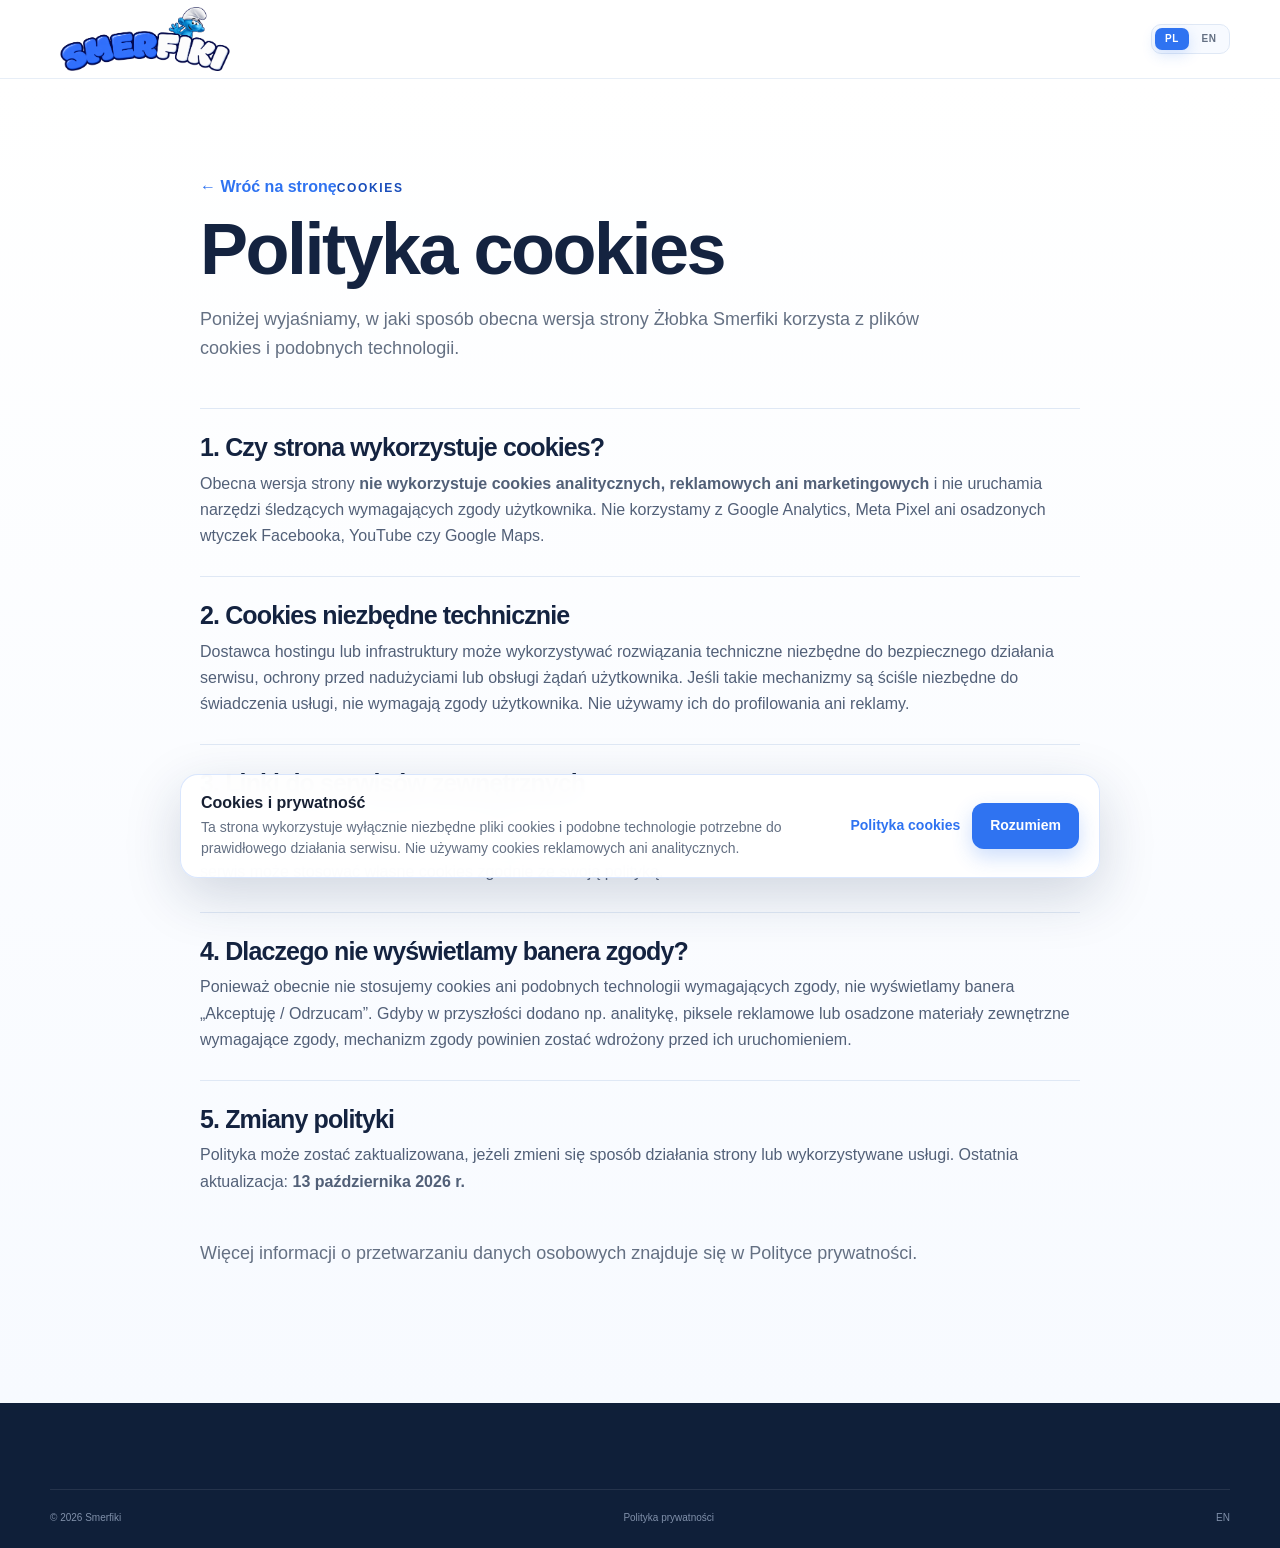
<file: polityka-cookies/index.html>
<!doctype html><html lang="pl"><head><meta charset="utf-8"><meta name="viewport" content="width=device-width,initial-scale=1"><meta name="description" content="Informacje o plikach cookies na stronie Żłobka Smerfiki."><meta name="theme-color" content="#2f73f1"><title>Polityka cookies | Żłobek Smerfiki</title><link rel="stylesheet" href="/styles.css"><link rel="alternate" hreflang="pl" href="/polityka-cookies/"><link rel="alternate" hreflang="en" href="/en/cookie-policy/"></head><body><header class="site-header"><div class="wrap nav"><a class="logo" href="/"><img src="/assets/smerfiki-logo.png" alt="Smerfiki"></a><div class="lang-switch lang-switch--standalone"><a href="/polityka-cookies/" class="is-active" aria-current="page">PL</a><a href="/en/cookie-policy/">EN</a></div></div></header><main class="privacy-page"><div class="wrap privacy-wrap"><a class="text-link" href="/">← Wróć na stronę</a><span class="kicker">COOKIES</span><h1>Polityka cookies</h1><p class="privacy-lead">Poniżej wyjaśniamy, w jaki sposób obecna wersja strony Żłobka Smerfiki korzysta z plików cookies i podobnych technologii.</p><section class="privacy-section"><h2>1. Czy strona wykorzystuje cookies?</h2><p>Obecna wersja strony <strong>nie wykorzystuje cookies analitycznych, reklamowych ani marketingowych</strong> i nie uruchamia narzędzi śledzących wymagających zgody użytkownika. Nie korzystamy z Google Analytics, Meta Pixel ani osadzonych wtyczek Facebooka, YouTube czy Google Maps.</p></section><section class="privacy-section"><h2>2. Cookies niezbędne technicznie</h2><p>Dostawca hostingu lub infrastruktury może wykorzystywać rozwiązania techniczne niezbędne do bezpiecznego działania serwisu, ochrony przed nadużyciami lub obsługi żądań użytkownika. Jeśli takie mechanizmy są ściśle niezbędne do świadczenia usługi, nie wymagają zgody użytkownika. Nie używamy ich do profilowania ani reklamy.</p></section><section class="privacy-section"><h2>3. Linki do serwisów zewnętrznych</h2><p>Na stronie znajdują się zwykłe linki prowadzące m.in. do Facebooka, Google Maps i serwisu dotyczącego dofinansowania. Samo wyświetlenie strony Smerfików nie ładuje treści z tych serwisów. Po kliknięciu linku opuszczasz naszą stronę i dany serwis może stosować własne cookies zgodnie ze swoją polityką.</p></section><section class="privacy-section"><h2>4. Dlaczego nie wyświetlamy banera zgody?</h2><p>Ponieważ obecnie nie stosujemy cookies ani podobnych technologii wymagających zgody, nie wyświetlamy banera „Akceptuję / Odrzucam”. Gdyby w przyszłości dodano np. analitykę, piksele reklamowe lub osadzone materiały zewnętrzne wymagające zgody, mechanizm zgody powinien zostać wdrożony przed ich uruchomieniem.</p></section><section class="privacy-section"><h2>5. Zmiany polityki</h2><p>Polityka może zostać zaktualizowana, jeżeli zmieni się sposób działania strony lub wykorzystywane usługi. Ostatnia aktualizacja: <strong>13 października 2026 r.</strong></p></section><p class="privacy-lead">Więcej informacji o przetwarzaniu danych osobowych znajduje się w <a href="/polityka-prywatnosci/">Polityce prywatności</a>.</p></div></main><footer class="footer"><div class="wrap footer__bottom"><span>© 2026 Smerfiki</span><a href="/polityka-prywatnosci/">Polityka prywatności</a><a href="/en/cookie-policy/">EN</a></div></footer><script defer src="/cookie-notice.js"></script>
</body></html>
</file>
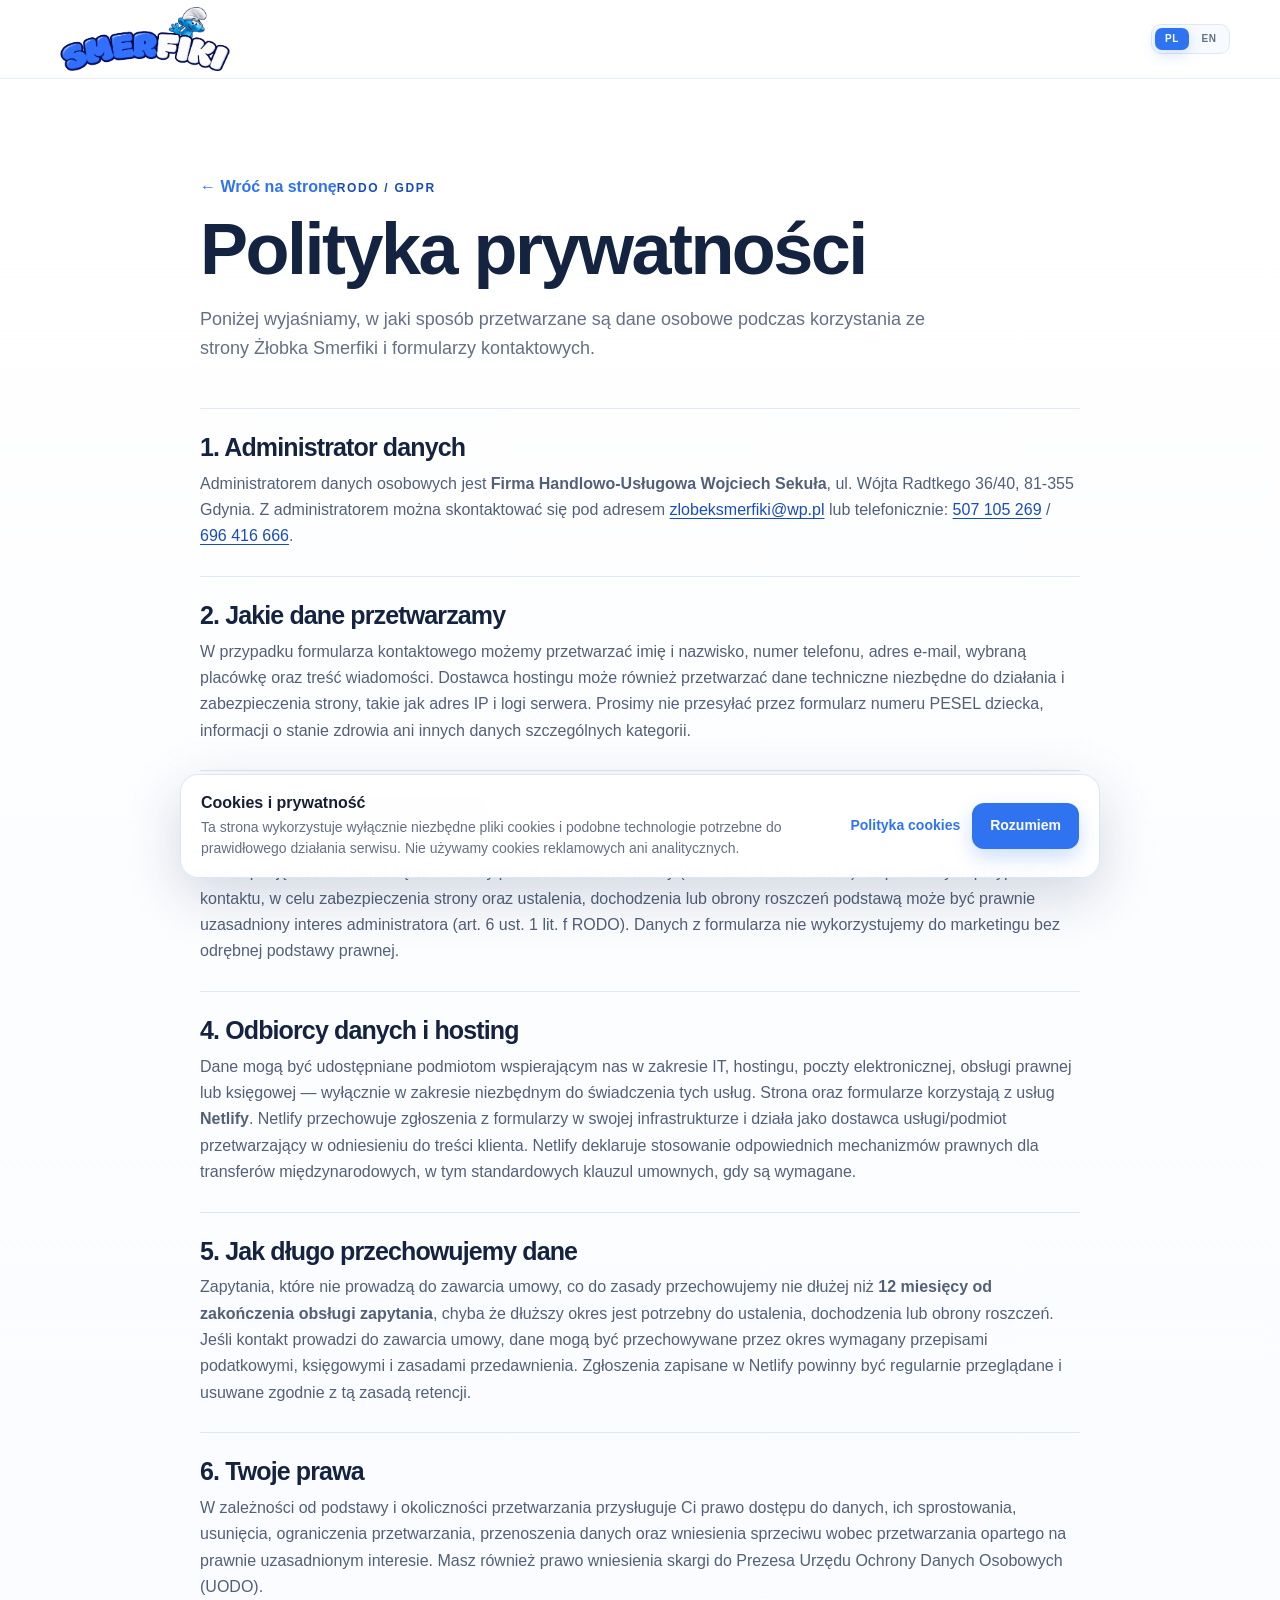
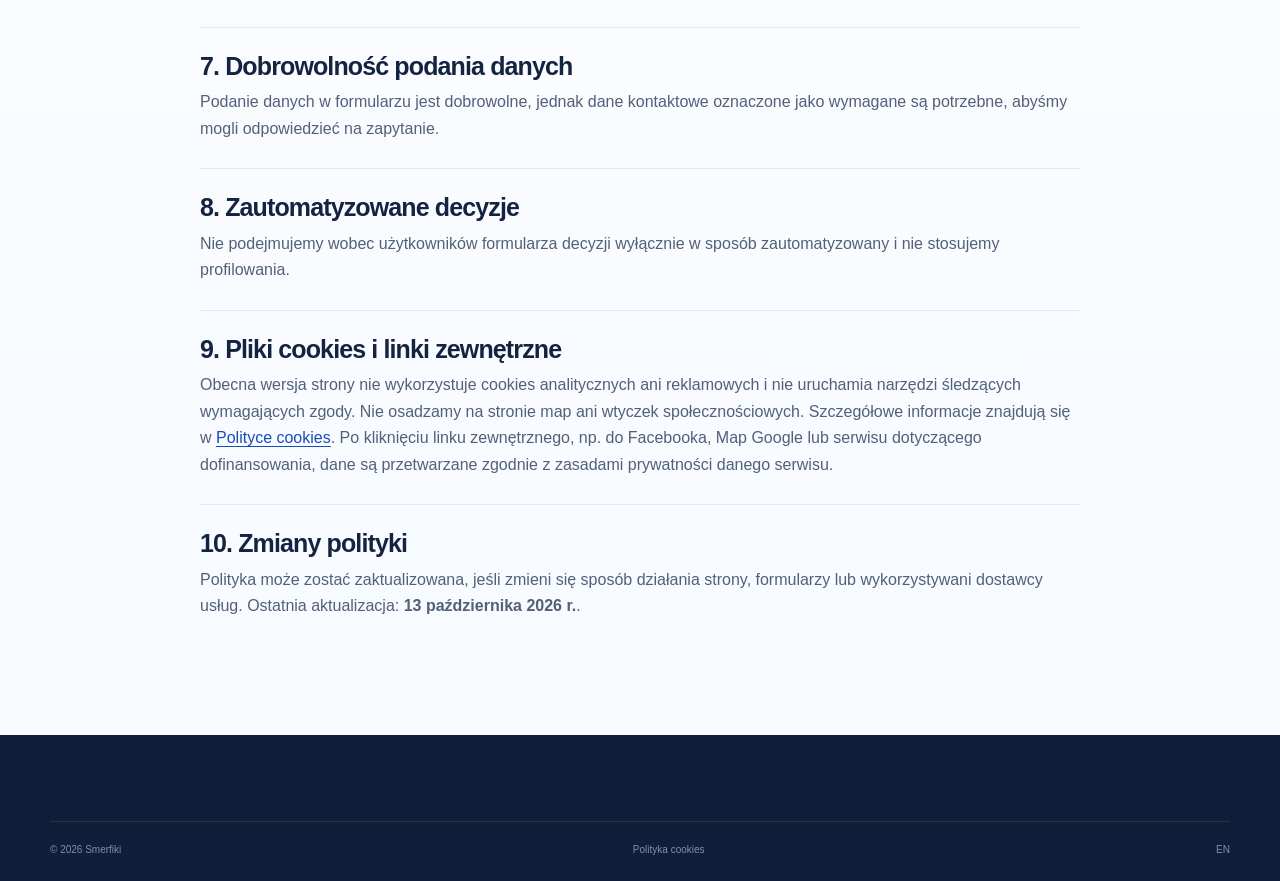
<file: polityka-prywatnosci/index.html>
<!doctype html><html lang="pl"><head><meta charset="utf-8"><meta name="viewport" content="width=device-width,initial-scale=1"><meta name="description" content="Informacja o przetwarzaniu danych osobowych użytkowników strony Żłobka Smerfiki."><meta name="theme-color" content="#2f73f1"><title>Polityka prywatności | Żłobek Smerfiki</title><link rel="stylesheet" href="/styles.css"><link rel="alternate" hreflang="pl" href="/polityka-prywatnosci/"><link rel="alternate" hreflang="en" href="/en/privacy-policy/"></head><body><header class="site-header"><div class="wrap nav"><a class="logo" href="/"><img src="/assets/smerfiki-logo.png" alt="Smerfiki"></a><div class="lang-switch lang-switch--standalone"><a href="/polityka-prywatnosci/" class="is-active" aria-current="page">PL</a><a href="/en/privacy-policy/" >EN</a></div></div></header><main class="privacy-page"><div class="wrap privacy-wrap"><a class="text-link" href="/">← Wróć na stronę</a><span class="kicker">RODO / GDPR</span><h1>Polityka prywatności</h1><p class="privacy-lead">Poniżej wyjaśniamy, w jaki sposób przetwarzane są dane osobowe podczas korzystania ze strony Żłobka Smerfiki i formularzy kontaktowych.</p><section class="privacy-section"><h2>1. Administrator danych</h2><p>Administratorem danych osobowych jest <strong>Firma Handlowo-Usługowa Wojciech Sekuła</strong>, ul. Wójta Radtkego 36/40, 81-355 Gdynia. Z administratorem można skontaktować się pod adresem <a href="mailto:zlobeksmerfiki@wp.pl">zlobeksmerfiki@wp.pl</a> lub telefonicznie: <a href="tel:+48507105269">507 105 269</a> / <a href="tel:+48696416666">696 416 666</a>.</p></section><section class="privacy-section"><h2>2. Jakie dane przetwarzamy</h2><p>W przypadku formularza kontaktowego możemy przetwarzać imię i nazwisko, numer telefonu, adres e-mail, wybraną placówkę oraz treść wiadomości. Dostawca hostingu może również przetwarzać dane techniczne niezbędne do działania i zabezpieczenia strony, takie jak adres IP i logi serwera. Prosimy nie przesyłać przez formularz numeru PESEL dziecka, informacji o stanie zdrowia ani innych danych szczególnych kategorii.</p></section><section class="privacy-section"><h2>3. Cele i podstawy prawne</h2><p>Dane z formularza przetwarzamy w celu udzielenia odpowiedzi na zapytanie, a gdy zapytanie dotyczy zapisów lub usługi — w celu podjęcia działań na żądanie osoby przed zawarciem umowy (art. 6 ust. 1 lit. b RODO). W pozostałych przypadkach kontaktu, w celu zabezpieczenia strony oraz ustalenia, dochodzenia lub obrony roszczeń podstawą może być prawnie uzasadniony interes administratora (art. 6 ust. 1 lit. f RODO). Danych z formularza nie wykorzystujemy do marketingu bez odrębnej podstawy prawnej.</p></section><section class="privacy-section"><h2>4. Odbiorcy danych i hosting</h2><p>Dane mogą być udostępniane podmiotom wspierającym nas w zakresie IT, hostingu, poczty elektronicznej, obsługi prawnej lub księgowej — wyłącznie w zakresie niezbędnym do świadczenia tych usług. Strona oraz formularze korzystają z usług <strong>Netlify</strong>. Netlify przechowuje zgłoszenia z formularzy w swojej infrastrukturze i działa jako dostawca usługi/podmiot przetwarzający w odniesieniu do treści klienta. Netlify deklaruje stosowanie odpowiednich mechanizmów prawnych dla transferów międzynarodowych, w tym standardowych klauzul umownych, gdy są wymagane.</p></section><section class="privacy-section"><h2>5. Jak długo przechowujemy dane</h2><p>Zapytania, które nie prowadzą do zawarcia umowy, co do zasady przechowujemy nie dłużej niż <strong>12 miesięcy od zakończenia obsługi zapytania</strong>, chyba że dłuższy okres jest potrzebny do ustalenia, dochodzenia lub obrony roszczeń. Jeśli kontakt prowadzi do zawarcia umowy, dane mogą być przechowywane przez okres wymagany przepisami podatkowymi, księgowymi i zasadami przedawnienia. Zgłoszenia zapisane w Netlify powinny być regularnie przeglądane i usuwane zgodnie z tą zasadą retencji.</p></section><section class="privacy-section"><h2>6. Twoje prawa</h2><p>W zależności od podstawy i okoliczności przetwarzania przysługuje Ci prawo dostępu do danych, ich sprostowania, usunięcia, ograniczenia przetwarzania, przenoszenia danych oraz wniesienia sprzeciwu wobec przetwarzania opartego na prawnie uzasadnionym interesie. Masz również prawo wniesienia skargi do Prezesa Urzędu Ochrony Danych Osobowych (UODO).</p></section><section class="privacy-section"><h2>7. Dobrowolność podania danych</h2><p>Podanie danych w formularzu jest dobrowolne, jednak dane kontaktowe oznaczone jako wymagane są potrzebne, abyśmy mogli odpowiedzieć na zapytanie.</p></section><section class="privacy-section"><h2>8. Zautomatyzowane decyzje</h2><p>Nie podejmujemy wobec użytkowników formularza decyzji wyłącznie w sposób zautomatyzowany i nie stosujemy profilowania.</p></section><section class="privacy-section"><h2>9. Pliki cookies i linki zewnętrzne</h2><p>Obecna wersja strony nie wykorzystuje cookies analitycznych ani reklamowych i nie uruchamia narzędzi śledzących wymagających zgody. Nie osadzamy na stronie map ani wtyczek społecznościowych. Szczegółowe informacje znajdują się w <a href="/polityka-cookies/">Polityce cookies</a>. Po kliknięciu linku zewnętrznego, np. do Facebooka, Map Google lub serwisu dotyczącego dofinansowania, dane są przetwarzane zgodnie z zasadami prywatności danego serwisu.</p></section><section class="privacy-section"><h2>10. Zmiany polityki</h2><p>Polityka może zostać zaktualizowana, jeśli zmieni się sposób działania strony, formularzy lub wykorzystywani dostawcy usług. Ostatnia aktualizacja: <strong>13 października 2026 r.</strong>.</p></section></div></main><footer class="footer"><div class="wrap footer__bottom"><span>© 2026 Smerfiki</span><a href="/polityka-cookies/">Polityka cookies</a><a href="/en/privacy-policy/">EN</a></div></footer><script defer src="/cookie-notice.js"></script>
</body></html>
</file>
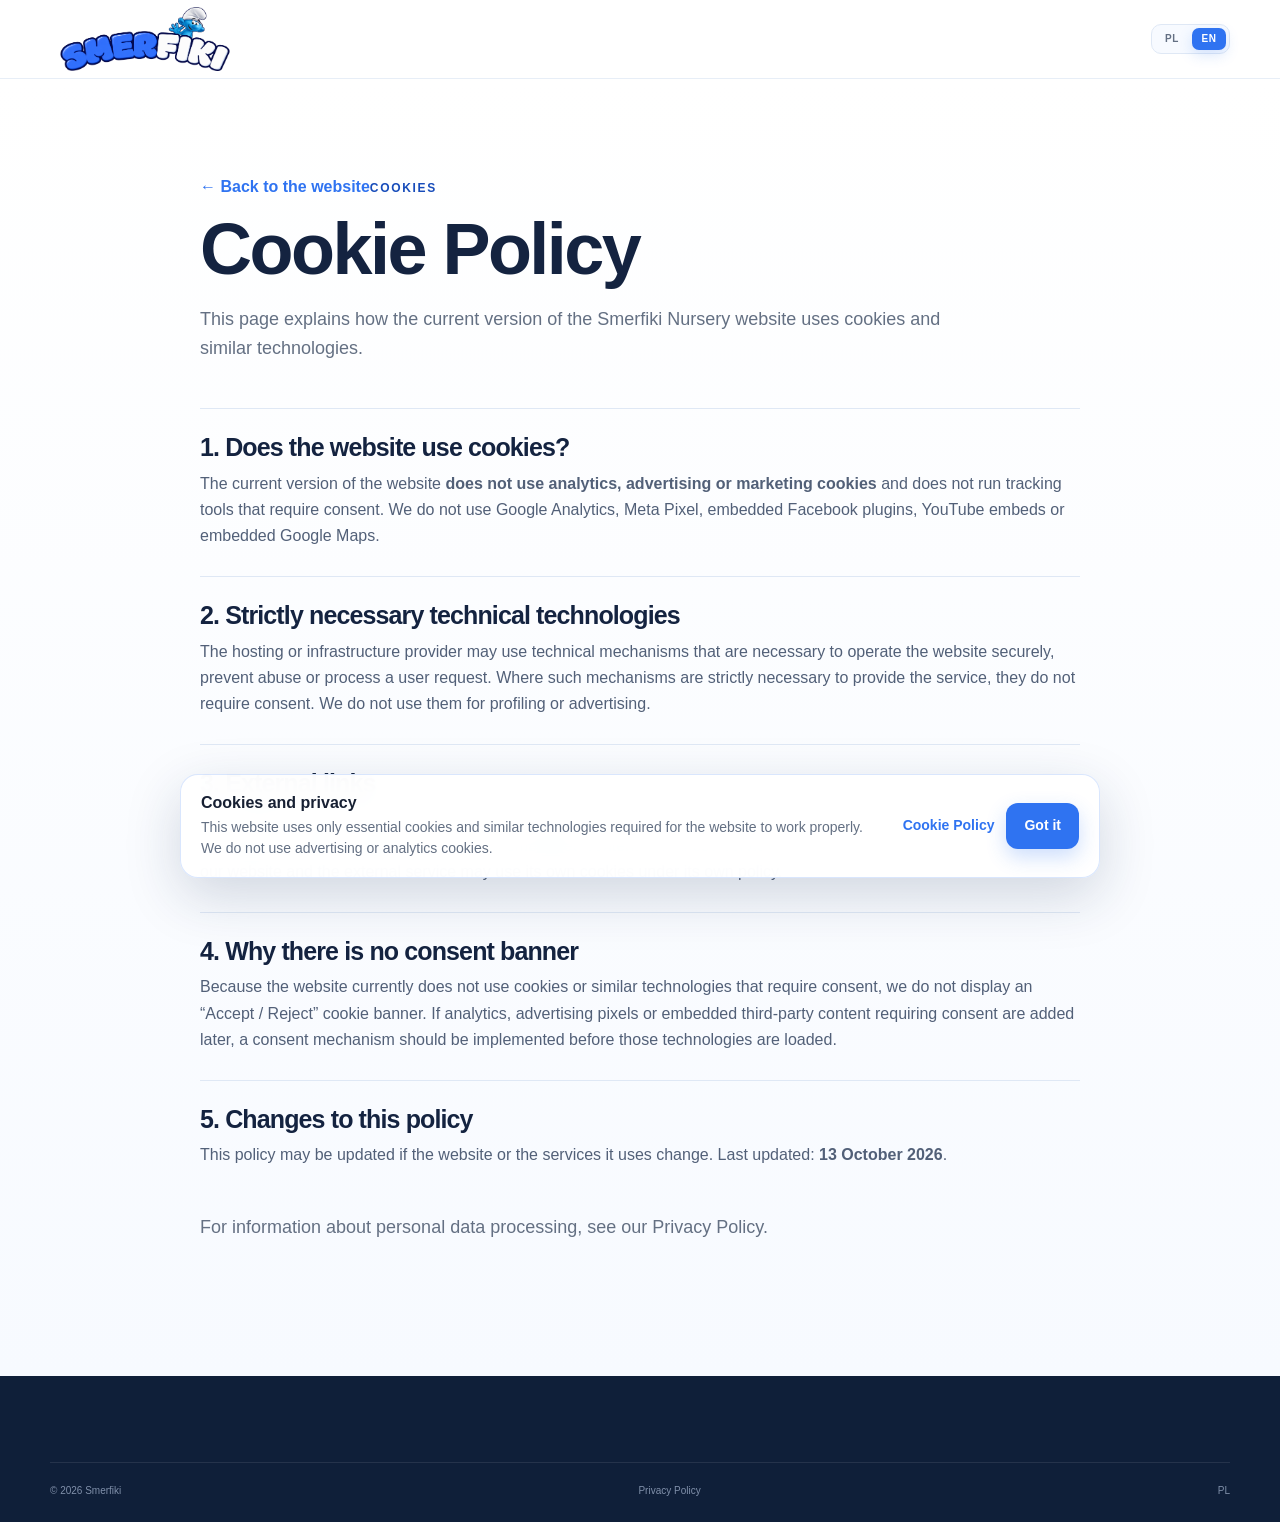
<file: en/cookie-policy/index.html>
<!doctype html><html lang="en"><head><meta charset="utf-8"><meta name="viewport" content="width=device-width,initial-scale=1"><meta name="description" content="Information about cookies used on the Smerfiki Nursery website."><meta name="theme-color" content="#2f73f1"><title>Cookie Policy | Smerfiki Nursery</title><link rel="stylesheet" href="/styles.css"><link rel="alternate" hreflang="pl" href="/polityka-cookies/"><link rel="alternate" hreflang="en" href="/en/cookie-policy/"></head><body><header class="site-header"><div class="wrap nav"><a class="logo" href="/en/"><img src="/assets/smerfiki-logo.png" alt="Smerfiki"></a><div class="lang-switch lang-switch--standalone"><a href="/polityka-cookies/">PL</a><a href="/en/cookie-policy/" class="is-active" aria-current="page">EN</a></div></div></header><main class="privacy-page"><div class="wrap privacy-wrap"><a class="text-link" href="/en/">← Back to the website</a><span class="kicker">COOKIES</span><h1>Cookie Policy</h1><p class="privacy-lead">This page explains how the current version of the Smerfiki Nursery website uses cookies and similar technologies.</p><section class="privacy-section"><h2>1. Does the website use cookies?</h2><p>The current version of the website <strong>does not use analytics, advertising or marketing cookies</strong> and does not run tracking tools that require consent. We do not use Google Analytics, Meta Pixel, embedded Facebook plugins, YouTube embeds or embedded Google Maps.</p></section><section class="privacy-section"><h2>2. Strictly necessary technical technologies</h2><p>The hosting or infrastructure provider may use technical mechanisms that are necessary to operate the website securely, prevent abuse or process a user request. Where such mechanisms are strictly necessary to provide the service, they do not require consent. We do not use them for profiling or advertising.</p></section><section class="privacy-section"><h2>3. External links</h2><p>The website contains ordinary links to services such as Facebook, Google Maps and the EU funding website. Merely viewing the Smerfiki website does not load embedded content from those services. After you click an external link, you leave our website and the external service may use its own cookies under its own policy.</p></section><section class="privacy-section"><h2>4. Why there is no consent banner</h2><p>Because the website currently does not use cookies or similar technologies that require consent, we do not display an “Accept / Reject” cookie banner. If analytics, advertising pixels or embedded third-party content requiring consent are added later, a consent mechanism should be implemented before those technologies are loaded.</p></section><section class="privacy-section"><h2>5. Changes to this policy</h2><p>This policy may be updated if the website or the services it uses change. Last updated: <strong>13 October 2026</strong>.</p></section><p class="privacy-lead">For information about personal data processing, see our <a href="/en/privacy-policy/">Privacy Policy</a>.</p></div></main><footer class="footer"><div class="wrap footer__bottom"><span>© 2026 Smerfiki</span><a href="/en/privacy-policy/">Privacy Policy</a><a href="/polityka-cookies/">PL</a></div></footer><script defer src="/cookie-notice.js"></script>
</body></html>
</file>
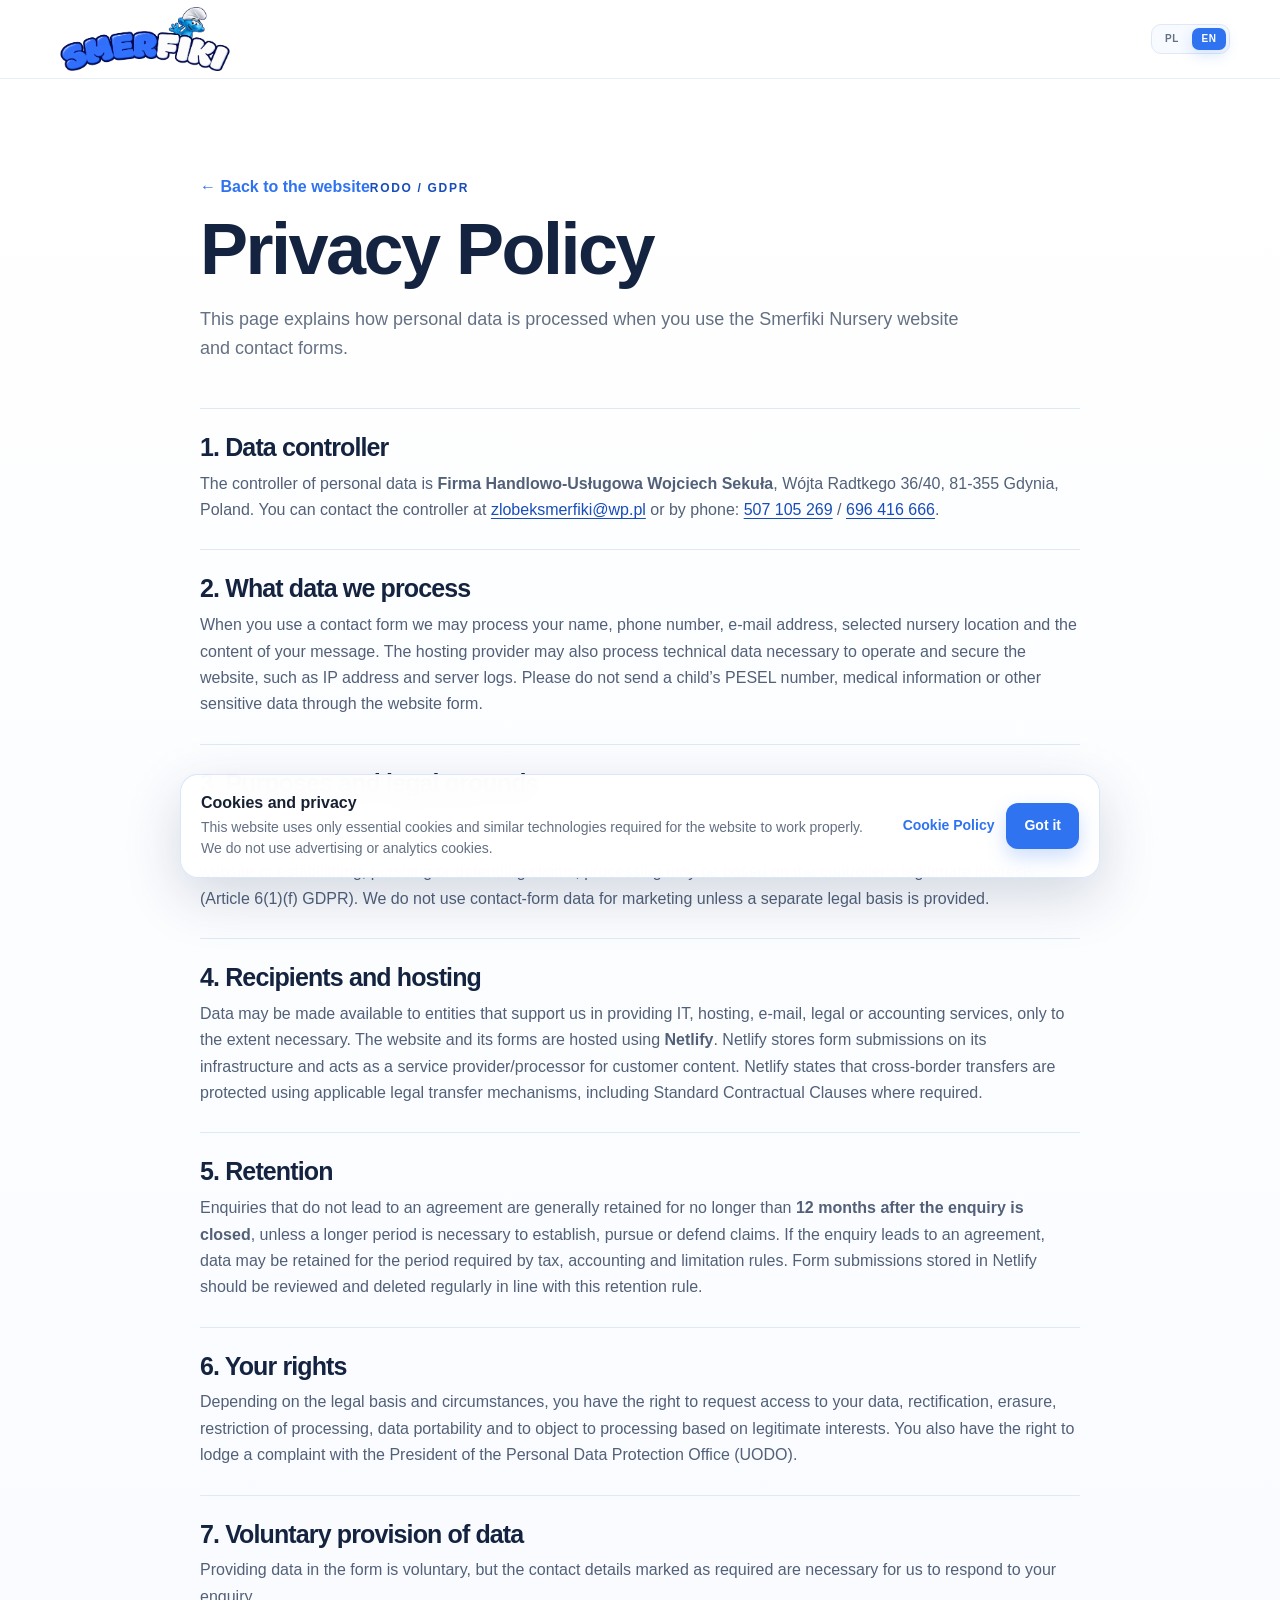
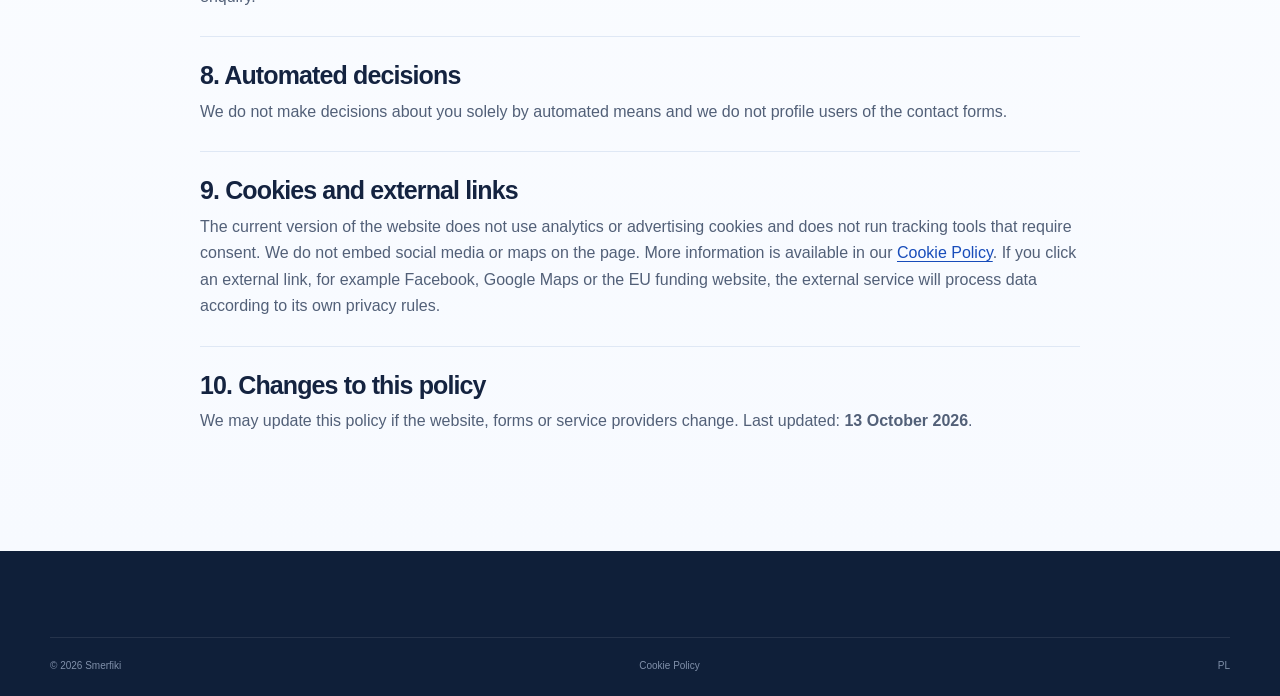
<file: en/privacy-policy/index.html>
<!DOCTYPE html>
<html lang="en"><head><meta charset="utf-8"/><meta content="width=device-width,initial-scale=1" name="viewport"/><meta content="Privacy information for visitors and users of the Smerfiki Nursery website." name="description"/><meta content="#2f73f1" name="theme-color"/><title>Privacy Policy | Smerfiki Nursery</title><link href="/styles.css" rel="stylesheet"/><link href="/polityka-prywatnosci/" hreflang="pl" rel="alternate"/><link href="/en/privacy-policy/" hreflang="en" rel="alternate"/></head><body><header class="site-header"><div class="wrap nav"><a class="logo" href="/en/"><img alt="Smerfiki" src="/assets/smerfiki-logo.png"/></a><div class="lang-switch lang-switch--standalone"><a href="/polityka-prywatnosci/">PL</a><a aria-current="page" class="is-active" href="/en/privacy-policy/">EN</a></div></div></header><main class="privacy-page"><div class="wrap privacy-wrap"><a class="text-link" href="/en/">← Back to the website</a><span class="kicker">RODO / GDPR</span><h1>Privacy Policy</h1><p class="privacy-lead">This page explains how personal data is processed when you use the Smerfiki Nursery website and contact forms.</p><section class="privacy-section"><h2>1. Data controller</h2><p>The controller of personal data is <strong>Firma Handlowo-Usługowa Wojciech Sekuła</strong>, Wójta Radtkego 36/40, 81-355 Gdynia, Poland. You can contact the controller at <a href="mailto:zlobeksmerfiki@wp.pl">zlobeksmerfiki@wp.pl</a> or by phone: <a href="tel:+48507105269">507 105 269</a> / <a href="tel:+48696416666">696 416 666</a>.</p></section><section class="privacy-section"><h2>2. What data we process</h2><p>When you use a contact form we may process your name, phone number, e-mail address, selected nursery location and the content of your message. The hosting provider may also process technical data necessary to operate and secure the website, such as IP address and server logs. Please do not send a child’s PESEL number, medical information or other sensitive data through the website form.</p></section><section class="privacy-section"><h2>3. Purposes and legal grounds</h2><p>We process contact-form data to respond to your enquiry and, where the enquiry concerns enrolment or a service, to take steps at your request before entering into a contract (Article 6(1)(b) GDPR). In other contact cases and for securing the website or establishing, pursuing or defending claims, processing may be based on the controller’s legitimate interests (Article 6(1)(f) GDPR). We do not use contact-form data for marketing unless a separate legal basis is provided.</p></section><section class="privacy-section"><h2>4. Recipients and hosting</h2><p>Data may be made available to entities that support us in providing IT, hosting, e-mail, legal or accounting services, only to the extent necessary. The website and its forms are hosted using <strong>Netlify</strong>. Netlify stores form submissions on its infrastructure and acts as a service provider/processor for customer content. Netlify states that cross-border transfers are protected using applicable legal transfer mechanisms, including Standard Contractual Clauses where required.</p></section><section class="privacy-section"><h2>5. Retention</h2><p>Enquiries that do not lead to an agreement are generally retained for no longer than <strong>12 months after the enquiry is closed</strong>, unless a longer period is necessary to establish, pursue or defend claims. If the enquiry leads to an agreement, data may be retained for the period required by tax, accounting and limitation rules. Form submissions stored in Netlify should be reviewed and deleted regularly in line with this retention rule.</p></section><section class="privacy-section"><h2>6. Your rights</h2><p>Depending on the legal basis and circumstances, you have the right to request access to your data, rectification, erasure, restriction of processing, data portability and to object to processing based on legitimate interests. You also have the right to lodge a complaint with the President of the Personal Data Protection Office (UODO).</p></section><section class="privacy-section"><h2>7. Voluntary provision of data</h2><p>Providing data in the form is voluntary, but the contact details marked as required are necessary for us to respond to your enquiry.</p></section><section class="privacy-section"><h2>8. Automated decisions</h2><p>We do not make decisions about you solely by automated means and we do not profile users of the contact forms.</p></section><section class="privacy-section"><h2>9. Cookies and external links</h2><p>The current version of the website does not use analytics or advertising cookies and does not run tracking tools that require consent. We do not embed social media or maps on the page. More information is available in our <a href="/en/cookie-policy/">Cookie Policy</a>. If you click an external link, for example Facebook, Google Maps or the EU funding website, the external service will process data according to its own privacy rules.</p></section><section class="privacy-section"><h2>10. Changes to this policy</h2><p>We may update this policy if the website, forms or service providers change. Last updated: <strong>13 October 2026</strong>.</p></section></div></main><footer class="footer"><div class="wrap footer__bottom"><span>© 2026 Smerfiki</span><a href="/en/cookie-policy/">Cookie Policy</a><a href="/polityka-prywatnosci/">PL</a></div></footer><script defer src="/cookie-notice.js"></script>
</body></html>
</file>
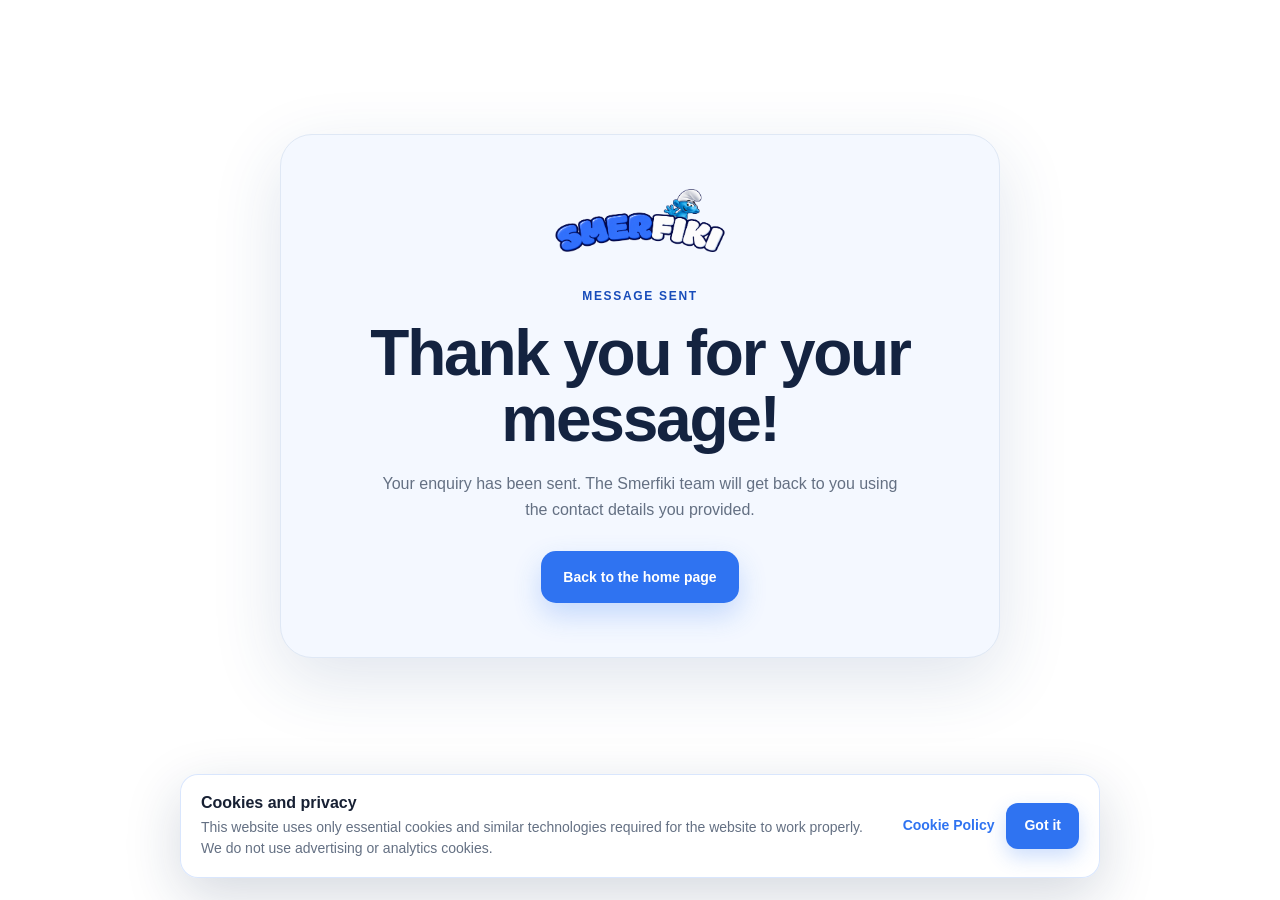
<file: en/thank-you/index.html>
<!DOCTYPE html>
<html lang="en"><head><meta charset="utf-8"/><meta content="width=device-width,initial-scale=1" name="viewport"/><meta content="#2f73f1" name="theme-color"/><title>Thank you | Smerfiki Nursery</title><link href="/styles.css" rel="stylesheet"/></head><body><main class="section"><div class="wrap success-card"><img alt="Smerfiki" src="/assets/smerfiki-logo.png"/><span class="kicker">Message sent</span><h1>Thank you for your message!</h1><p>Your enquiry has been sent. The Smerfiki team will get back to you using the contact details you provided.</p><a class="btn btn--primary" href="/en/">Back to the home page</a></div></main><script defer src="/cookie-notice.js"></script>
</body></html>
</file>
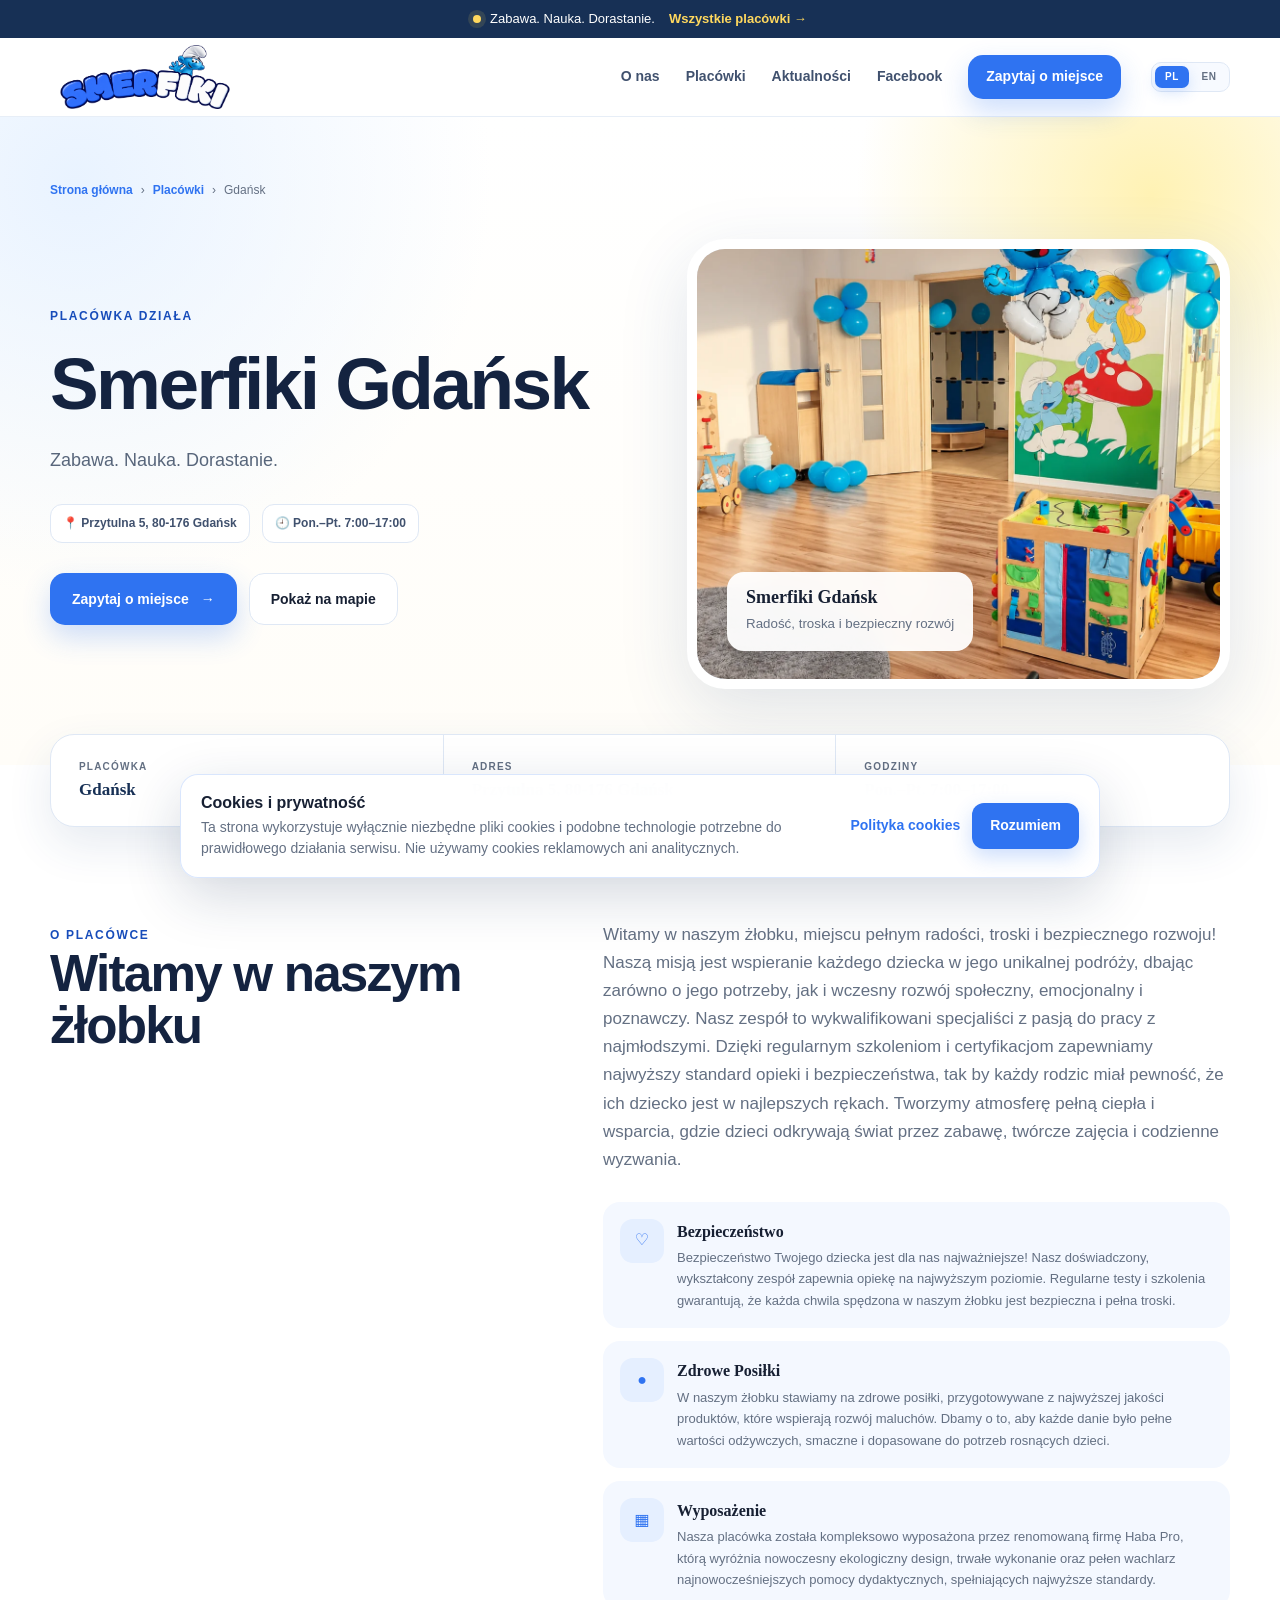
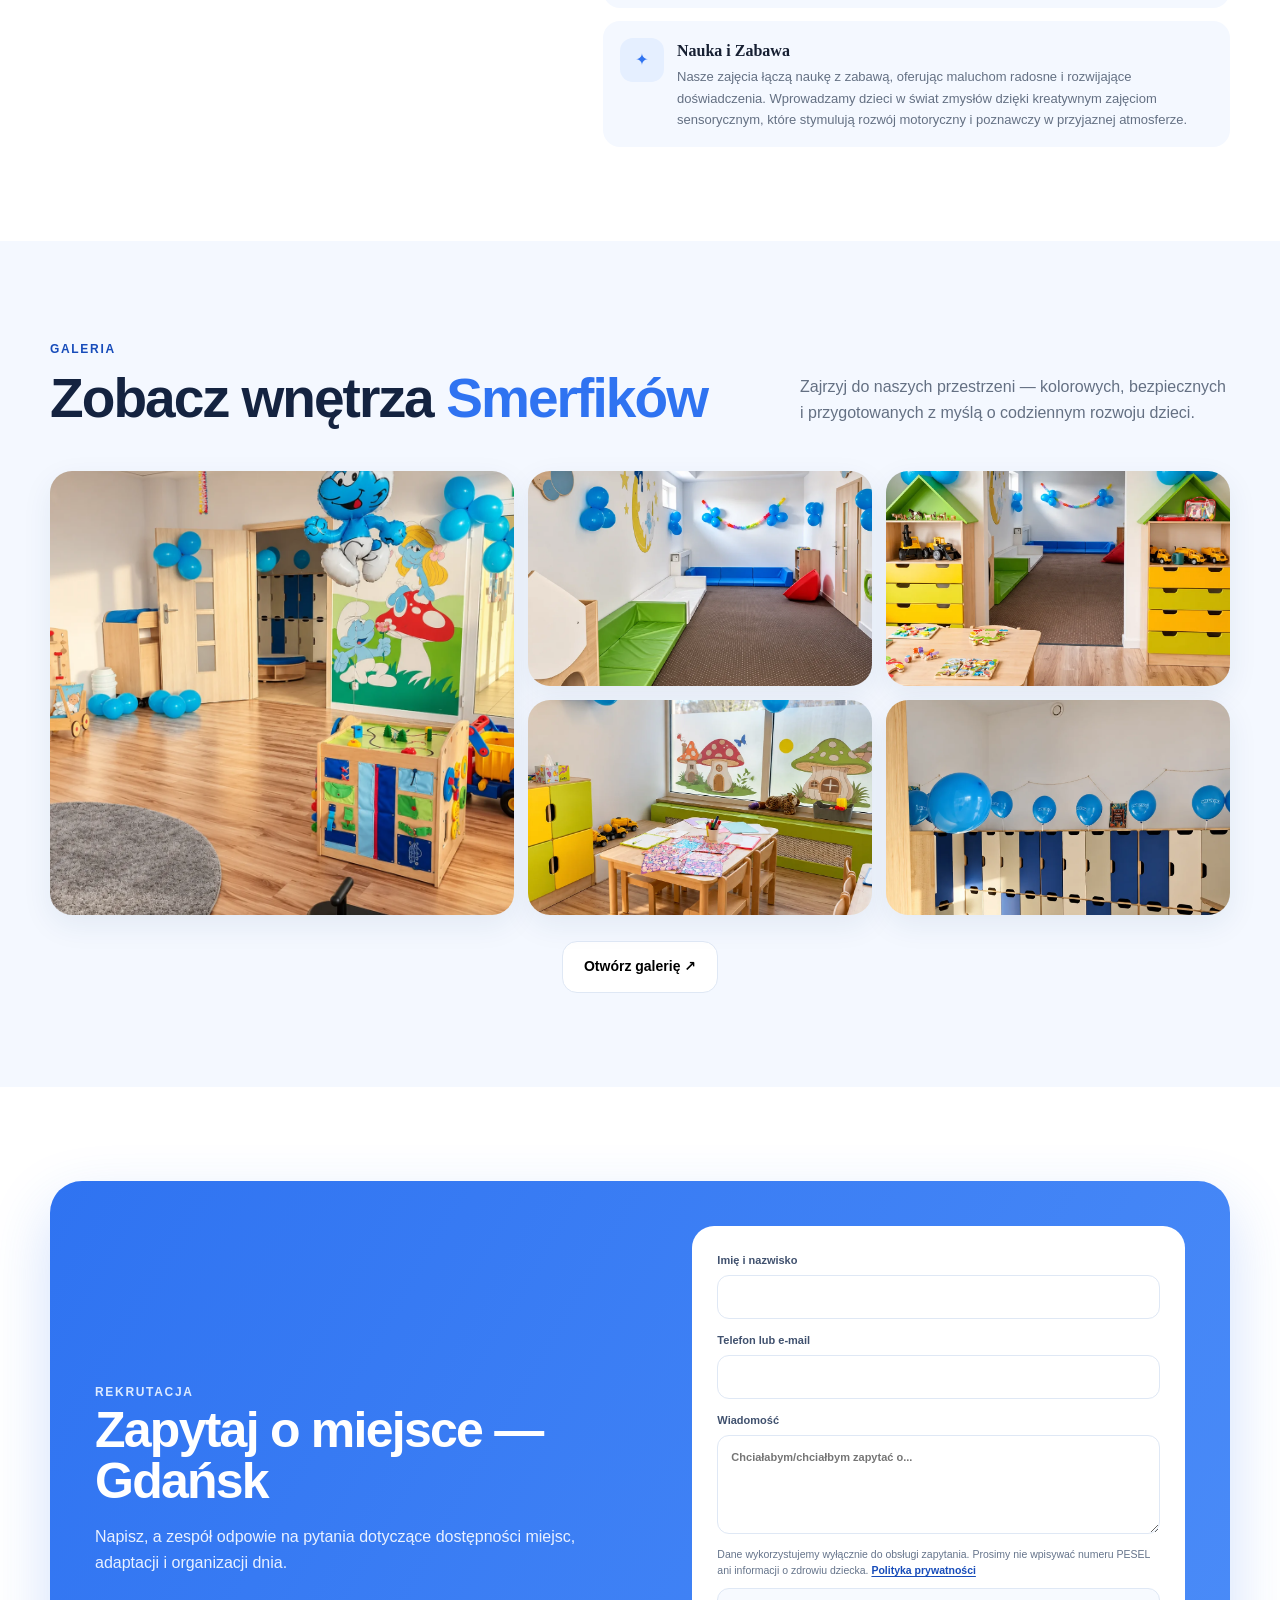
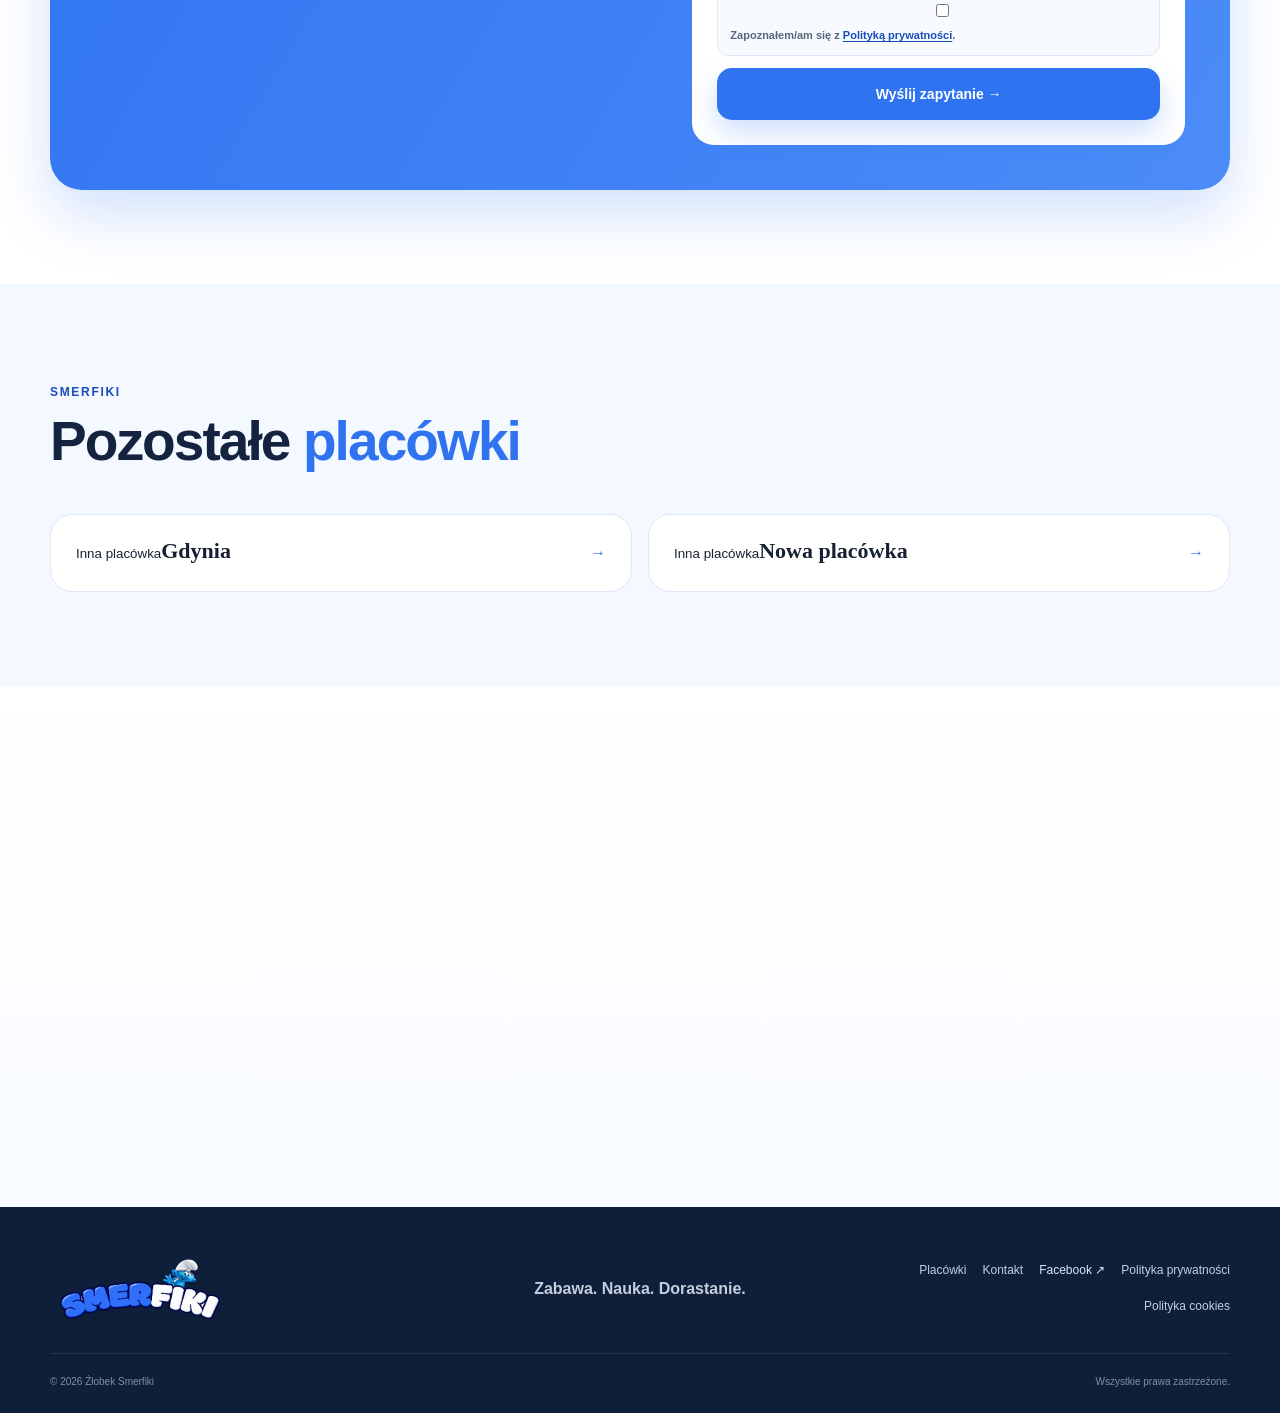
<file: placowki/gdansk/index.html>
<!DOCTYPE html>

<html lang="pl">
<head>
<meta charset="utf-8"/>
<meta content="width=device-width, initial-scale=1" name="viewport"/>
<meta content="Smerfiki Gdańsk — Żłobek Smerfiki. Smerfiki w Gdańsku — bezpieczna opieka, rozwój i codzienna dawka dobrej zabawy." name="description"/>
<meta content="#2f73f1" name="theme-color"/>
<title>Smerfiki Gdańsk | Żłobek Smerfiki</title>



<link href="../../styles.css" rel="stylesheet"/>
<link href="/placowki/gdansk/" hreflang="pl" rel="alternate"/><link href="/en/locations/gdansk/" hreflang="en" rel="alternate"/><link href="/placowki/gdansk/" hreflang="x-default" rel="alternate"/></head>
<body class="branch-page">
<div class="announcement"><div class="wrap announcement__inner"><span class="announcement__dot"></span><span>Zabawa. Nauka. Dorastanie.</span><a href="/#placowki">Wszystkie placówki →</a></div></div>
<header class="site-header"><div class="wrap nav">
<a aria-label="Smerfiki — strona główna" class="logo" href="/"><img alt="Smerfiki" src="/assets/smerfiki-logo.png"/></a>
<button aria-controls="mainNav" aria-expanded="false" aria-label="Otwórz menu" class="nav-toggle" type="button"><span></span><span></span><span></span></button><nav class="nav-links" id="mainNav"><a href="/#o-nas">O nas</a><a href="/#placowki">Placówki</a><a href="/#aktualnosci">Aktualności</a><a href="https://www.facebook.com/profile.php?id=61565765199430" rel="noopener" target="_blank">Facebook</a><a class="btn btn--small btn--primary" href="#kontakt">Zapytaj o miejsce</a><div aria-label="Language / Język" class="lang-switch"><a aria-current="page" class="is-active" href="/placowki/gdansk/" hreflang="pl" lang="pl">PL</a><a href="/en/locations/gdansk/" hreflang="en" lang="en">EN</a></div></nav>
</div></header>
<main>
<section class="branch-hero"><div class="wrap">
<div class="branch-breadcrumbs"><a href="/">Strona główna</a><span>›</span><a href="/#placowki">Placówki</a><span>›</span><span>Gdańsk</span></div>
<div class="branch-hero__grid">
<div><span class="kicker">Placówka działa</span><h1>Smerfiki Gdańsk</h1><p class="branch-hero__lead">Zabawa. Nauka. Dorastanie.</p>
<div class="branch-meta"><span>📍 Przytulna 5, 80-176 Gdańsk</span><span>🕘 Pon.–Pt. 7:00–17:00</span></div>
<div class="hero__actions"><a class="btn btn--primary" href="#kontakt">Zapytaj o miejsce <span>→</span></a><a class="btn btn--ghost" href="https://www.google.com/maps/search/?api=1&amp;query=Przytulna+5+80-176+Gda%C5%84sk" rel="noopener" target="_blank">Pokaż na mapie</a></div>
</div>
<div class="branch-photo branch-photo--image"><img alt="Wnętrze Żłobka Smerfiki" loading="eager" src="/assets/gallery/06-sala-smerfy.webp"/><div class="branch-photo__label"><b>Smerfiki Gdańsk</b><small>Radość, troska i bezpieczny rozwój</small></div></div>
</div>
</div></section>
<div class="branch-facts"><div class="wrap"><div class="branch-facts__grid">
<div class="branch-fact"><small>Placówka</small><b>Gdańsk</b></div><div class="branch-fact"><small>Adres</small><b>Przytulna 5, 80-176 Gdańsk</b></div><div class="branch-fact"><small>Godziny</small><b>Pon.–Pt. 7:00–17:00</b></div>
</div></div></div>
<section class="section"><div class="wrap branch-intro">
<div><span class="kicker">O placówce</span><h2>Witamy w naszym żłobku</h2></div>
<div class="branch-intro__copy"><p>Witamy w naszym żłobku, miejscu pełnym radości, troski i bezpiecznego rozwoju! Naszą misją jest wspieranie każdego dziecka w jego unikalnej podróży, dbając zarówno o jego potrzeby, jak i wczesny rozwój społeczny, emocjonalny i poznawczy. Nasz zespół to wykwalifikowani specjaliści z pasją do pracy z najmłodszymi. Dzięki regularnym szkoleniom i certyfikacjom zapewniamy najwyższy standard opieki i bezpieczeństwa, tak by każdy rodzic miał pewność, że ich dziecko jest w najlepszych rękach. Tworzymy atmosferę pełną ciepła i wsparcia, gdzie dzieci odkrywają świat przez zabawę, twórcze zajęcia i codzienne wyzwania.</p><div class="branch-points"><div class="branch-point"><i>♡</i><div><b>Bezpieczeństwo</b><span>Bezpieczeństwo Twojego dziecka jest dla nas najważniejsze! Nasz doświadczony, wykształcony zespół zapewnia opiekę na najwyższym poziomie. Regularne testy i szkolenia gwarantują, że każda chwila spędzona w naszym żłobku jest bezpieczna i pełna troski.</span></div></div><div class="branch-point"><i>●</i><div><b>Zdrowe Posiłki</b><span>W naszym żłobku stawiamy na zdrowe posiłki, przygotowywane z najwyższej jakości produktów, które wspierają rozwój maluchów. Dbamy o to, aby każde danie było pełne wartości odżywczych, smaczne i dopasowane do potrzeb rosnących dzieci.</span></div></div><div class="branch-point"><i>▦</i><div><b>Wyposażenie</b><span>Nasza placówka została kompleksowo wyposażona przez renomowaną firmę Haba Pro, którą wyróżnia nowoczesny ekologiczny design, trwałe wykonanie oraz pełen wachlarz najnowocześniejszych pomocy dydaktycznych, spełniających najwyższe standardy.</span></div></div><div class="branch-point"><i>✦</i><div><b>Nauka i Zabawa</b><span>Nasze zajęcia łączą naukę z zabawą, oferując maluchom radosne i rozwijające doświadczenia. Wprowadzamy dzieci w świat zmysłów dzięki kreatywnym zajęciom sensorycznym, które stymulują rozwój motoryczny i poznawczy w przyjaznej atmosferze.</span></div></div></div></div>
</div></section>
<section class="section section--soft"><div class="wrap"><div class="section-heading"><div><span class="kicker">Galeria</span><h2>Zobacz wnętrza <em>Smerfików</em></h2></div><p>Zajrzyj do naszych przestrzeni — kolorowych, bezpiecznych i przygotowanych z myślą o codziennym rozwoju dzieci.</p></div><div class="gallery-real"><figure class="gallery-real__wide"><img alt="Wnętrze Żłobka Smerfiki" loading="lazy" src="/assets/gallery/06-sala-smerfy.webp"/></figure><figure><img alt="Wnętrze Żłobka Smerfiki" loading="lazy" src="/assets/gallery/08-sala-dluga.webp"/></figure><figure><img alt="Wnętrze Żłobka Smerfiki" loading="lazy" src="/assets/gallery/09-sala-domki.webp"/></figure><figure><img alt="Wnętrze Żłobka Smerfiki" loading="lazy" src="/assets/gallery/11-kacik-plastyczny.webp"/></figure><figure><img alt="Wnętrze Żłobka Smerfiki" loading="lazy" src="/assets/gallery/03-szatnia.webp"/></figure></div><div class="gallery-actions"><button class="btn btn--ghost gallery-open-btn" data-gallery-open="" type="button">Otwórz galerię ↗</button></div></div></section>
<section class="section" id="kontakt"><div class="wrap branch-contact-card"><div><span class="kicker" style="color:#dceaff">Rekrutacja</span><h2>Zapytaj o miejsce — Gdańsk</h2><p>Napisz, a zespół odpowie na pytania dotyczące dostępności miejsc, adaptacji i organizacji dnia.</p></div>
<form action="/dziekujemy/" class="branch-form" data-netlify="true" method="POST" name="kontakt-gdansk" netlify-honeypot="bot-field"><input name="form-name" type="hidden" value="kontakt-gdansk"/><input name="privacy_version" type="hidden" value="2026-10-13"/><input name="language" type="hidden" value="PL"/><input name="placowka" type="hidden" value="Gdańsk"/><p class="hidden"><label>Nie wypełniaj: <input name="bot-field"/></label></p><label>Imię i nazwisko<input name="name" required=""/></label><label>Telefon lub e-mail<input name="contact" required=""/></label><label>Wiadomość<textarea name="message" placeholder="Chciałabym/chciałbym zapytać o..." rows="4"></textarea></label><p class="form-privacy-note form-privacy-note--branch">Dane wykorzystujemy wyłącznie do obsługi zapytania. Prosimy nie wpisywać numeru PESEL ani informacji o zdrowiu dziecka. <a href="/polityka-prywatnosci/" rel="noopener" target="_blank">Polityka prywatności</a></p><label class="checkbox privacy-check privacy-check--branch"><input name="privacy_acknowledged" required="" type="checkbox" value="yes"/><span>Zapoznałem/am się z <a href="/polityka-prywatnosci/" rel="noopener" target="_blank">Polityką prywatności</a>.</span></label><button class="btn btn--primary btn--full" type="submit">Wyślij zapytanie →</button></form>
</div></section>
<section class="section section--soft"><div class="wrap"><div class="section-heading"><div><span class="kicker">Smerfiki</span><h2>Pozostałe <em>placówki</em></h2></div></div><div class="other-branches"><a class="other-branch" href="/placowki/gdynia/"><div><small>Inna placówka</small><b>Gdynia</b></div><span>→</span></a><a class="other-branch" href="/placowki/nowa-placowka/"><div><small>Inna placówka</small><b>Nowa placówka</b></div><span>→</span></a></div></div></section>
</main>
<section class="section funding-section" id="dofinansowanie">
<div class="wrap funding-grid reveal">
<div class="funding-copy">
<span class="kicker">Dofinansowanie</span>
<h2>Program <em>MALUCH+ 2022–2029</em></h2>
<p>Żłobek Smerfiki korzysta z dofinansowania w ramach programu MALUCH+ 2022–2029.</p>
</div>
<a aria-label="Informacja o dofinansowaniu żłobka z programu MALUCH+ 2022–2029" class="funding-card" href="https://www.mapadotacji.gov.pl/" rel="noopener" target="_blank">
<img alt="Dofinansowanie żłobka z programu MALUCH+ 2022–2029 — Fundusze Europejskie, Unia Europejska" loading="lazy" src="/assets/dofinansowanie-maluch-plus.jpg"/>
</a>
</div>
</section><footer class="footer"><div class="wrap footer__top"><a class="logo logo--footer" href="/"><img alt="Smerfiki" src="/assets/smerfiki-logo.png"/></a><p>Zabawa. Nauka. Dorastanie.</p><div class="footer__links"><a href="/#placowki">Placówki</a><a href="/#kontakt">Kontakt</a><a href="https://www.facebook.com/profile.php?id=61565765199430" rel="noopener" target="_blank">Facebook ↗</a><a href="/polityka-prywatnosci/">Polityka prywatności</a><a href="/polityka-cookies/">Polityka cookies</a></div></div><div class="wrap footer__bottom"><span>© 2026 Żłobek Smerfiki</span><span>Wszystkie prawa zastrzeżone.</span></div></footer>
<script defer="" src="/gallery.js"></script>
<script defer="True" src="/branch.js"></script><script defer src="/cookie-notice.js"></script>
</body>
</html>
</file>
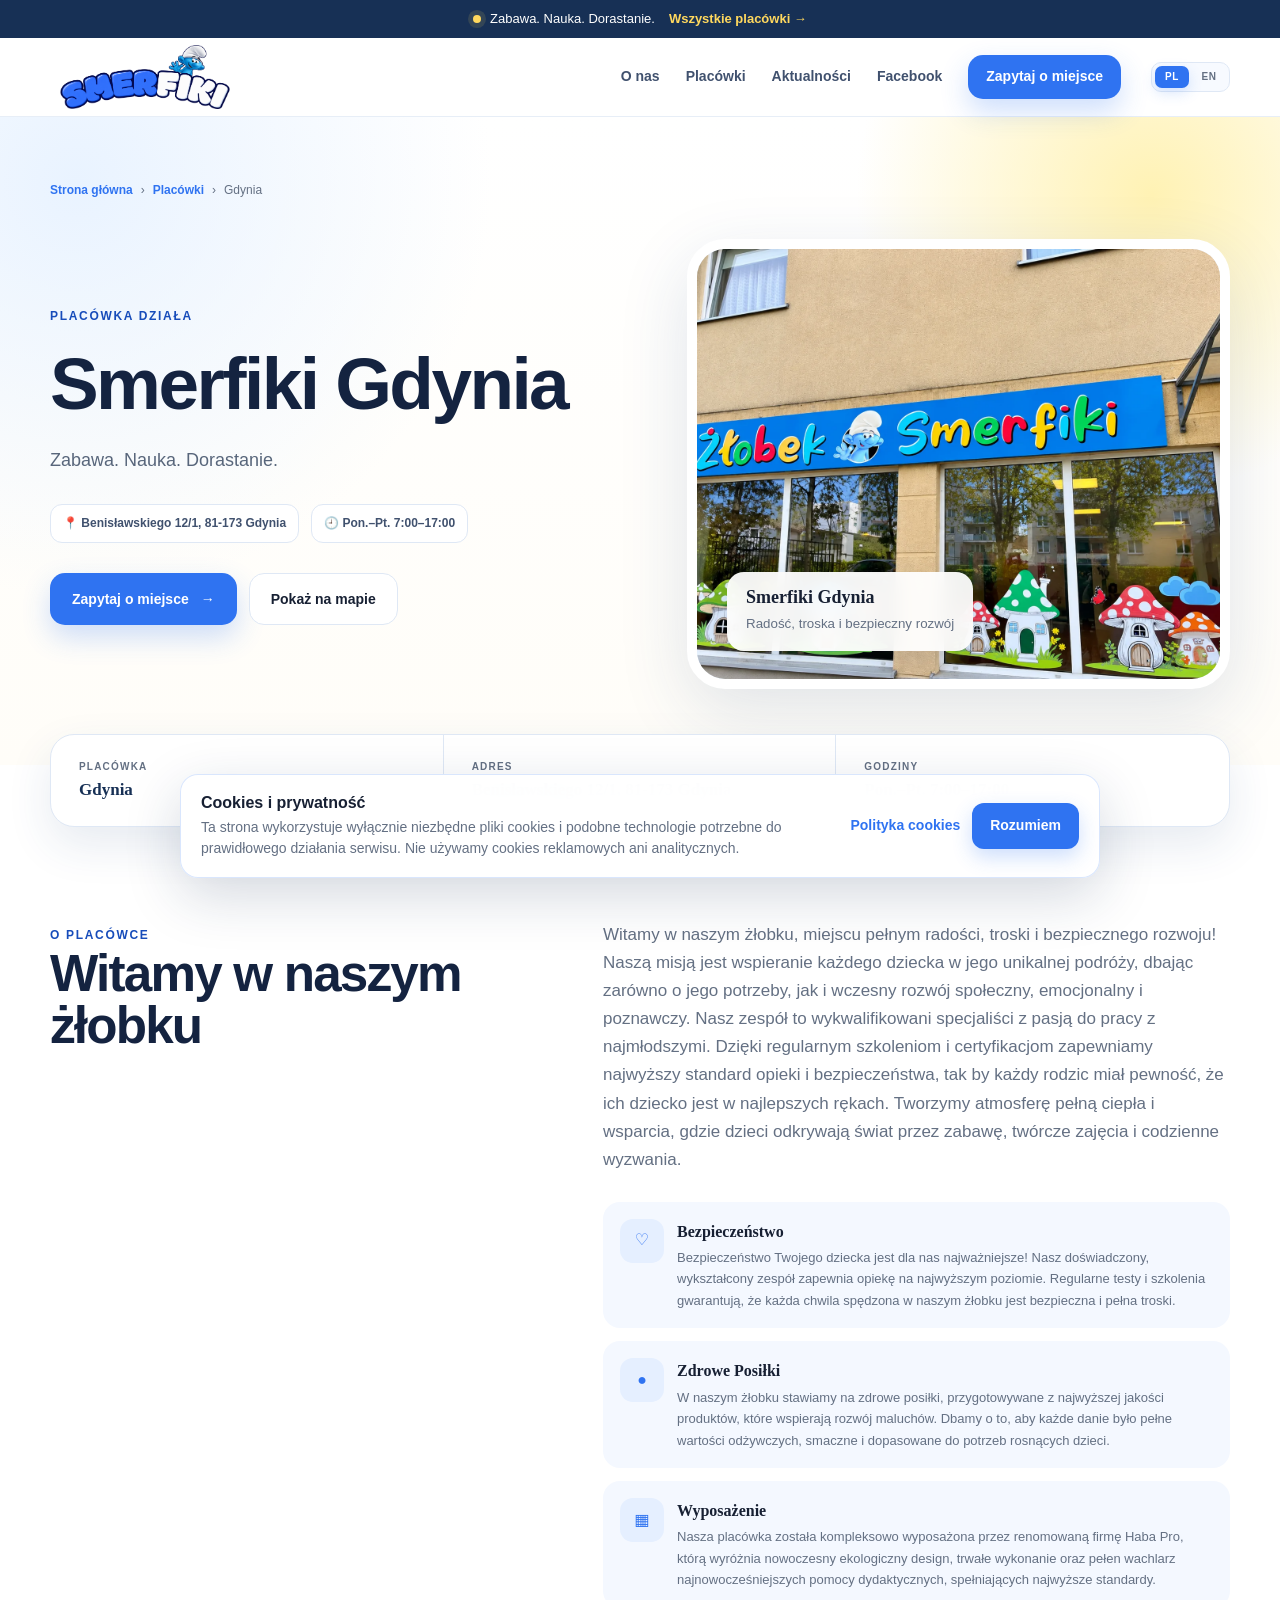
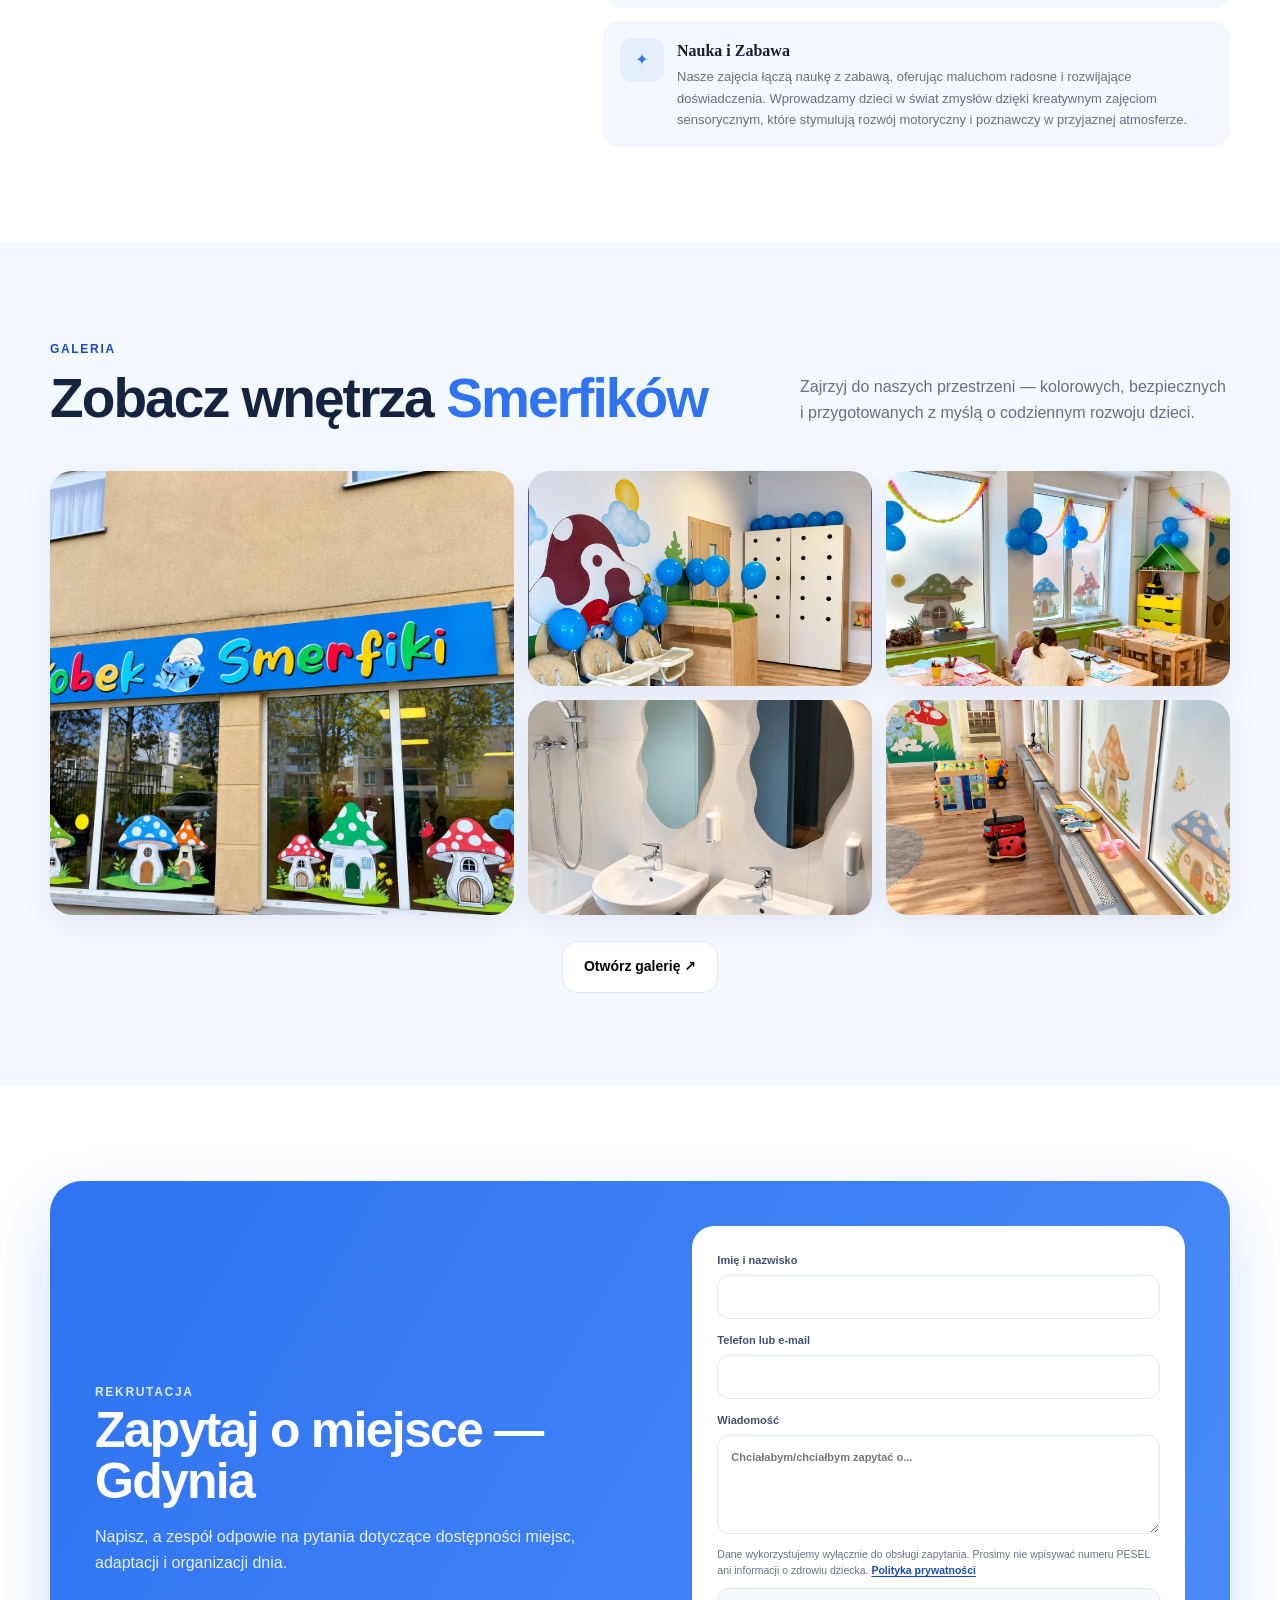
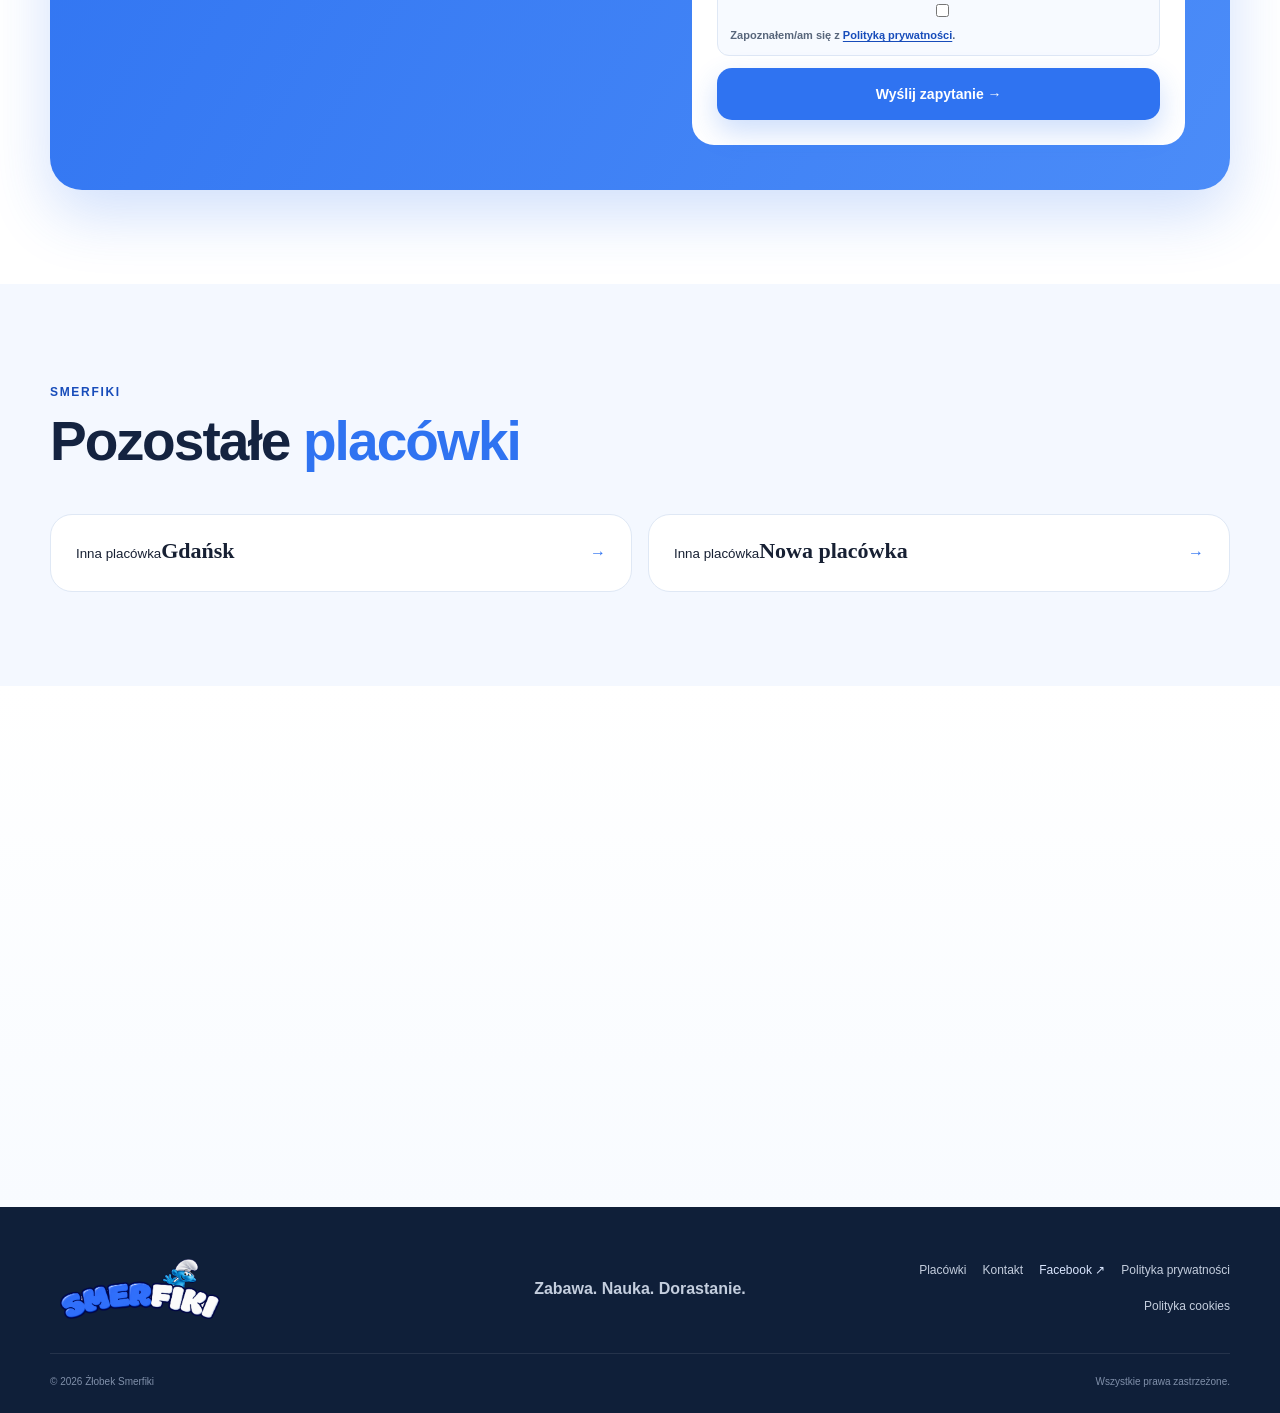
<file: placowki/gdynia/index.html>
<!DOCTYPE html>

<html lang="pl">
<head>
<meta charset="utf-8"/>
<meta content="width=device-width, initial-scale=1" name="viewport"/>
<meta content="Smerfiki Gdynia — Żłobek Smerfiki. Kameralna placówka Smerfików w Gdyni. Zapytaj o dostępność miejsc, adaptację i umów wizytę." name="description"/>
<meta content="#2f73f1" name="theme-color"/>
<title>Smerfiki Gdynia | Żłobek Smerfiki</title>



<link href="../../styles.css" rel="stylesheet"/>
<link href="/placowki/gdynia/" hreflang="pl" rel="alternate"/><link href="/en/locations/gdynia/" hreflang="en" rel="alternate"/><link href="/placowki/gdynia/" hreflang="x-default" rel="alternate"/></head>
<body class="branch-page">
<div class="announcement"><div class="wrap announcement__inner"><span class="announcement__dot"></span><span>Zabawa. Nauka. Dorastanie.</span><a href="/#placowki">Wszystkie placówki →</a></div></div>
<header class="site-header"><div class="wrap nav">
<a aria-label="Smerfiki — strona główna" class="logo" href="/"><img alt="Smerfiki" src="/assets/smerfiki-logo.png"/></a>
<button aria-controls="mainNav" aria-expanded="false" aria-label="Otwórz menu" class="nav-toggle" type="button"><span></span><span></span><span></span></button><nav class="nav-links" id="mainNav"><a href="/#o-nas">O nas</a><a href="/#placowki">Placówki</a><a href="/#aktualnosci">Aktualności</a><a href="https://www.facebook.com/profile.php?id=61565765199430" rel="noopener" target="_blank">Facebook</a><a class="btn btn--small btn--primary" href="#kontakt">Zapytaj o miejsce</a><div aria-label="Language / Język" class="lang-switch"><a aria-current="page" class="is-active" href="/placowki/gdynia/" hreflang="pl" lang="pl">PL</a><a href="/en/locations/gdynia/" hreflang="en" lang="en">EN</a></div></nav>
</div></header>
<main>
<section class="branch-hero"><div class="wrap">
<div class="branch-breadcrumbs"><a href="/">Strona główna</a><span>›</span><a href="/#placowki">Placówki</a><span>›</span><span>Gdynia</span></div>
<div class="branch-hero__grid">
<div><span class="kicker">Placówka działa</span><h1>Smerfiki Gdynia</h1><p class="branch-hero__lead">Zabawa. Nauka. Dorastanie.</p>
<div class="branch-meta"><span>📍 Benisławskiego 12/1, 81-173 Gdynia</span><span>🕘 Pon.–Pt. 7:00–17:00</span></div>
<div class="hero__actions"><a class="btn btn--primary" href="#kontakt">Zapytaj o miejsce <span>→</span></a><a class="btn btn--ghost" href="https://www.google.com/maps/search/?api=1&amp;query=Benis%C5%82awskiego+12%2F1+81-173+Gdynia" rel="noopener" target="_blank">Pokaż na mapie</a></div>
</div>
<div class="branch-photo branch-photo--image"><img alt="Wnętrze Żłobka Smerfiki" loading="eager" src="/assets/gallery/07-wejscie-zlobek.webp"/><div class="branch-photo__label"><b>Smerfiki Gdynia</b><small>Radość, troska i bezpieczny rozwój</small></div></div>
</div>
</div></section>
<div class="branch-facts"><div class="wrap"><div class="branch-facts__grid">
<div class="branch-fact"><small>Placówka</small><b>Gdynia</b></div><div class="branch-fact"><small>Adres</small><b>Benisławskiego 12/1, 81-173 Gdynia</b></div><div class="branch-fact"><small>Godziny</small><b>Pon.–Pt. 7:00–17:00</b></div>
</div></div></div>
<section class="section"><div class="wrap branch-intro">
<div><span class="kicker">O placówce</span><h2>Witamy w naszym żłobku</h2></div>
<div class="branch-intro__copy"><p>Witamy w naszym żłobku, miejscu pełnym radości, troski i bezpiecznego rozwoju! Naszą misją jest wspieranie każdego dziecka w jego unikalnej podróży, dbając zarówno o jego potrzeby, jak i wczesny rozwój społeczny, emocjonalny i poznawczy. Nasz zespół to wykwalifikowani specjaliści z pasją do pracy z najmłodszymi. Dzięki regularnym szkoleniom i certyfikacjom zapewniamy najwyższy standard opieki i bezpieczeństwa, tak by każdy rodzic miał pewność, że ich dziecko jest w najlepszych rękach. Tworzymy atmosferę pełną ciepła i wsparcia, gdzie dzieci odkrywają świat przez zabawę, twórcze zajęcia i codzienne wyzwania.</p><div class="branch-points"><div class="branch-point"><i>♡</i><div><b>Bezpieczeństwo</b><span>Bezpieczeństwo Twojego dziecka jest dla nas najważniejsze! Nasz doświadczony, wykształcony zespół zapewnia opiekę na najwyższym poziomie. Regularne testy i szkolenia gwarantują, że każda chwila spędzona w naszym żłobku jest bezpieczna i pełna troski.</span></div></div><div class="branch-point"><i>●</i><div><b>Zdrowe Posiłki</b><span>W naszym żłobku stawiamy na zdrowe posiłki, przygotowywane z najwyższej jakości produktów, które wspierają rozwój maluchów. Dbamy o to, aby każde danie było pełne wartości odżywczych, smaczne i dopasowane do potrzeb rosnących dzieci.</span></div></div><div class="branch-point"><i>▦</i><div><b>Wyposażenie</b><span>Nasza placówka została kompleksowo wyposażona przez renomowaną firmę Haba Pro, którą wyróżnia nowoczesny ekologiczny design, trwałe wykonanie oraz pełen wachlarz najnowocześniejszych pomocy dydaktycznych, spełniających najwyższe standardy.</span></div></div><div class="branch-point"><i>✦</i><div><b>Nauka i Zabawa</b><span>Nasze zajęcia łączą naukę z zabawą, oferując maluchom radosne i rozwijające doświadczenia. Wprowadzamy dzieci w świat zmysłów dzięki kreatywnym zajęciom sensorycznym, które stymulują rozwój motoryczny i poznawczy w przyjaznej atmosferze.</span></div></div></div></div>
</div></section>
<section class="section section--soft"><div class="wrap"><div class="section-heading"><div><span class="kicker">Galeria</span><h2>Zobacz wnętrza <em>Smerfików</em></h2></div><p>Zajrzyj do naszych przestrzeni — kolorowych, bezpiecznych i przygotowanych z myślą o codziennym rozwoju dzieci.</p></div><div class="gallery-real"><figure class="gallery-real__wide"><img alt="Wnętrze Żłobka Smerfiki" loading="lazy" src="/assets/gallery/07-wejscie-zlobek.webp"/></figure><figure><img alt="Wnętrze Żłobka Smerfiki" loading="lazy" src="/assets/gallery/01-sala-krzeselka.webp"/></figure><figure><img alt="Wnętrze Żłobka Smerfiki" loading="lazy" src="/assets/gallery/02-sala-stoliki.webp"/></figure><figure><img alt="Wnętrze Żłobka Smerfiki" loading="lazy" src="/assets/gallery/05-lazienka.webp"/></figure><figure><img alt="Wnętrze Żłobka Smerfiki" loading="lazy" src="/assets/gallery/10-korytarz-okna.webp"/></figure></div><div class="gallery-actions"><button class="btn btn--ghost gallery-open-btn" data-gallery-open="" type="button">Otwórz galerię ↗</button></div></div></section>
<section class="section" id="kontakt"><div class="wrap branch-contact-card"><div><span class="kicker" style="color:#dceaff">Rekrutacja</span><h2>Zapytaj o miejsce — Gdynia</h2><p>Napisz, a zespół odpowie na pytania dotyczące dostępności miejsc, adaptacji i organizacji dnia.</p></div>
<form action="/dziekujemy/" class="branch-form" data-netlify="true" method="POST" name="kontakt-gdynia" netlify-honeypot="bot-field"><input name="form-name" type="hidden" value="kontakt-gdynia"/><input name="privacy_version" type="hidden" value="2026-10-13"/><input name="language" type="hidden" value="PL"/><input name="placowka" type="hidden" value="Gdynia"/><p class="hidden"><label>Nie wypełniaj: <input name="bot-field"/></label></p><label>Imię i nazwisko<input name="name" required=""/></label><label>Telefon lub e-mail<input name="contact" required=""/></label><label>Wiadomość<textarea name="message" placeholder="Chciałabym/chciałbym zapytać o..." rows="4"></textarea></label><p class="form-privacy-note form-privacy-note--branch">Dane wykorzystujemy wyłącznie do obsługi zapytania. Prosimy nie wpisywać numeru PESEL ani informacji o zdrowiu dziecka. <a href="/polityka-prywatnosci/" rel="noopener" target="_blank">Polityka prywatności</a></p><label class="checkbox privacy-check privacy-check--branch"><input name="privacy_acknowledged" required="" type="checkbox" value="yes"/><span>Zapoznałem/am się z <a href="/polityka-prywatnosci/" rel="noopener" target="_blank">Polityką prywatności</a>.</span></label><button class="btn btn--primary btn--full" type="submit">Wyślij zapytanie →</button></form>
</div></section>
<section class="section section--soft"><div class="wrap"><div class="section-heading"><div><span class="kicker">Smerfiki</span><h2>Pozostałe <em>placówki</em></h2></div></div><div class="other-branches"><a class="other-branch" href="/placowki/gdansk/"><div><small>Inna placówka</small><b>Gdańsk</b></div><span>→</span></a><a class="other-branch" href="/placowki/nowa-placowka/"><div><small>Inna placówka</small><b>Nowa placówka</b></div><span>→</span></a></div></div></section>
</main>
<section class="section funding-section" id="dofinansowanie">
<div class="wrap funding-grid reveal">
<div class="funding-copy">
<span class="kicker">Dofinansowanie</span>
<h2>Program <em>MALUCH+ 2022–2029</em></h2>
<p>Żłobek Smerfiki korzysta z dofinansowania w ramach programu MALUCH+ 2022–2029.</p>
</div>
<a aria-label="Informacja o dofinansowaniu żłobka z programu MALUCH+ 2022–2029" class="funding-card" href="https://www.mapadotacji.gov.pl/" rel="noopener" target="_blank">
<img alt="Dofinansowanie żłobka z programu MALUCH+ 2022–2029 — Fundusze Europejskie, Unia Europejska" loading="lazy" src="/assets/dofinansowanie-maluch-plus.jpg"/>
</a>
</div>
</section><footer class="footer"><div class="wrap footer__top"><a class="logo logo--footer" href="/"><img alt="Smerfiki" src="/assets/smerfiki-logo.png"/></a><p>Zabawa. Nauka. Dorastanie.</p><div class="footer__links"><a href="/#placowki">Placówki</a><a href="/#kontakt">Kontakt</a><a href="https://www.facebook.com/profile.php?id=61565765199430" rel="noopener" target="_blank">Facebook ↗</a><a href="/polityka-prywatnosci/">Polityka prywatności</a><a href="/polityka-cookies/">Polityka cookies</a></div></div><div class="wrap footer__bottom"><span>© 2026 Żłobek Smerfiki</span><span>Wszystkie prawa zastrzeżone.</span></div></footer>
<script defer="" src="/gallery.js"></script>
<script defer="True" src="/branch.js"></script><script defer src="/cookie-notice.js"></script>
</body>
</html>
</file>
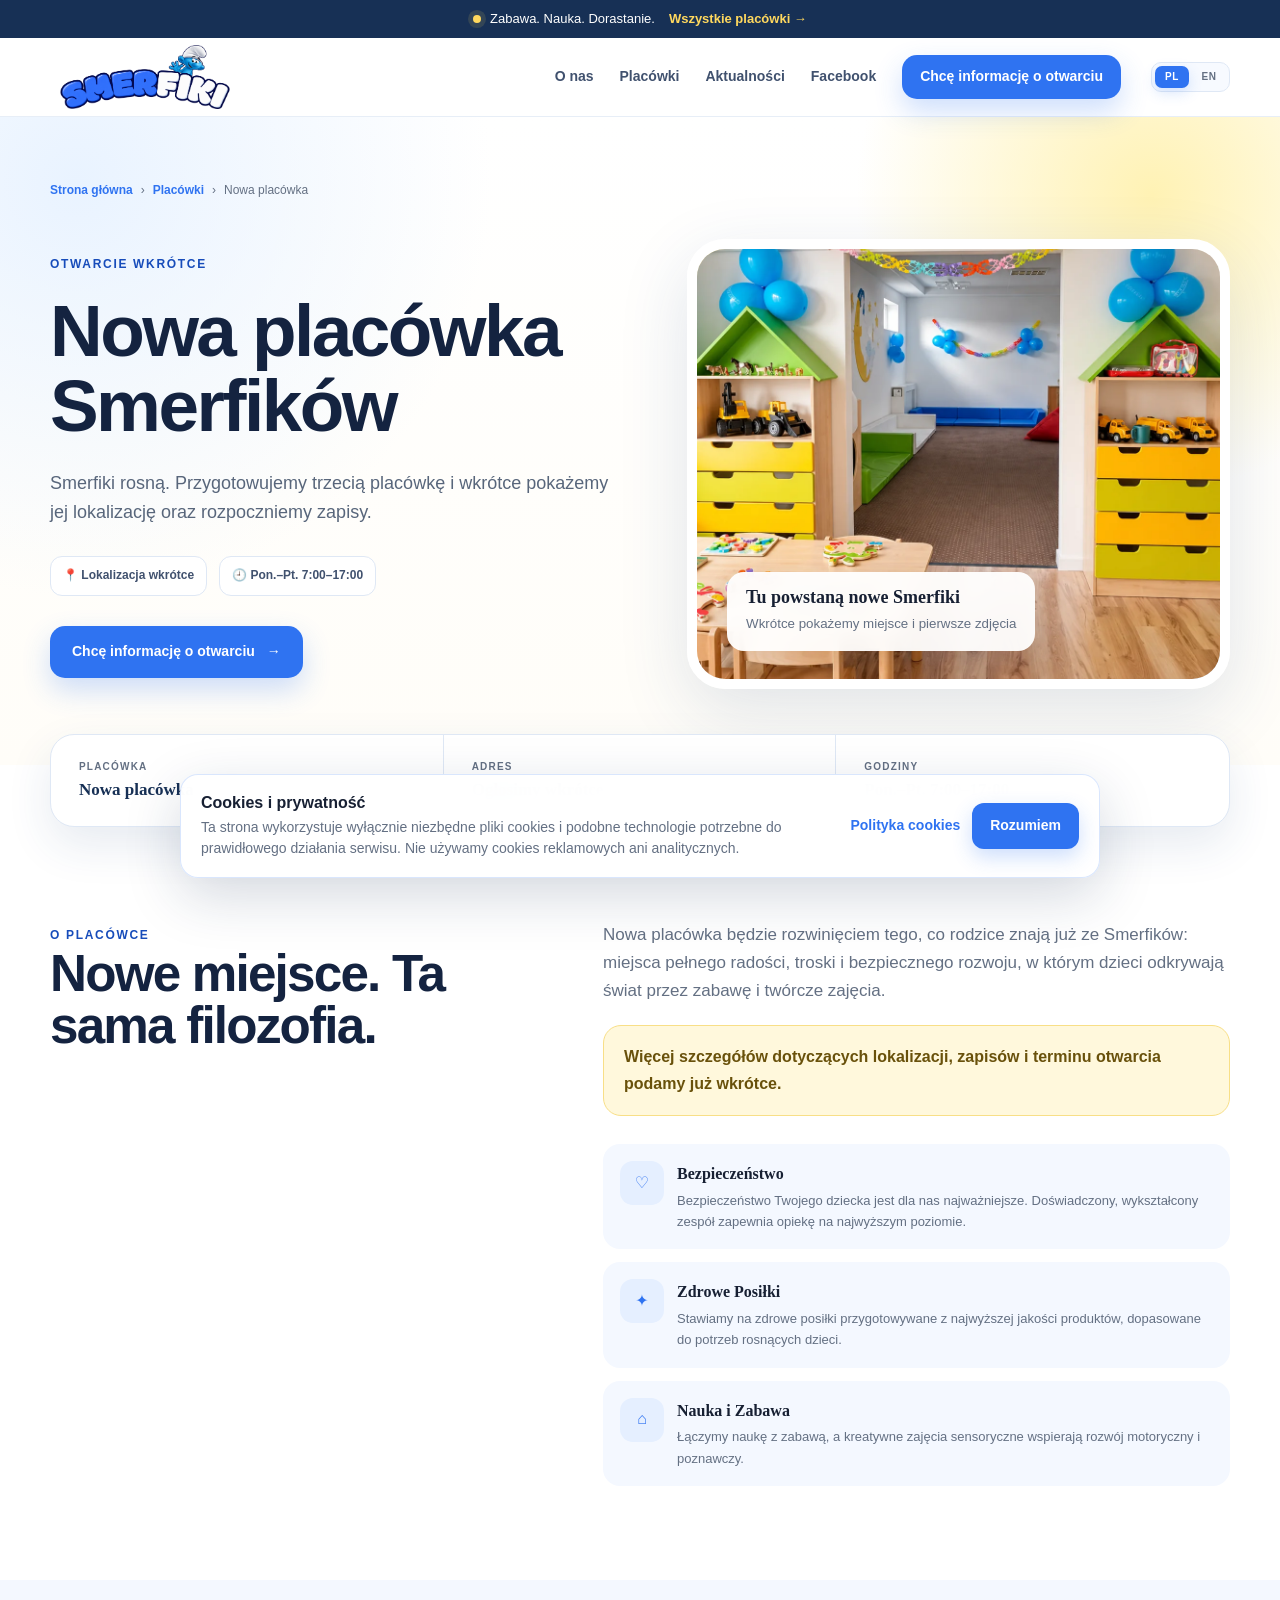
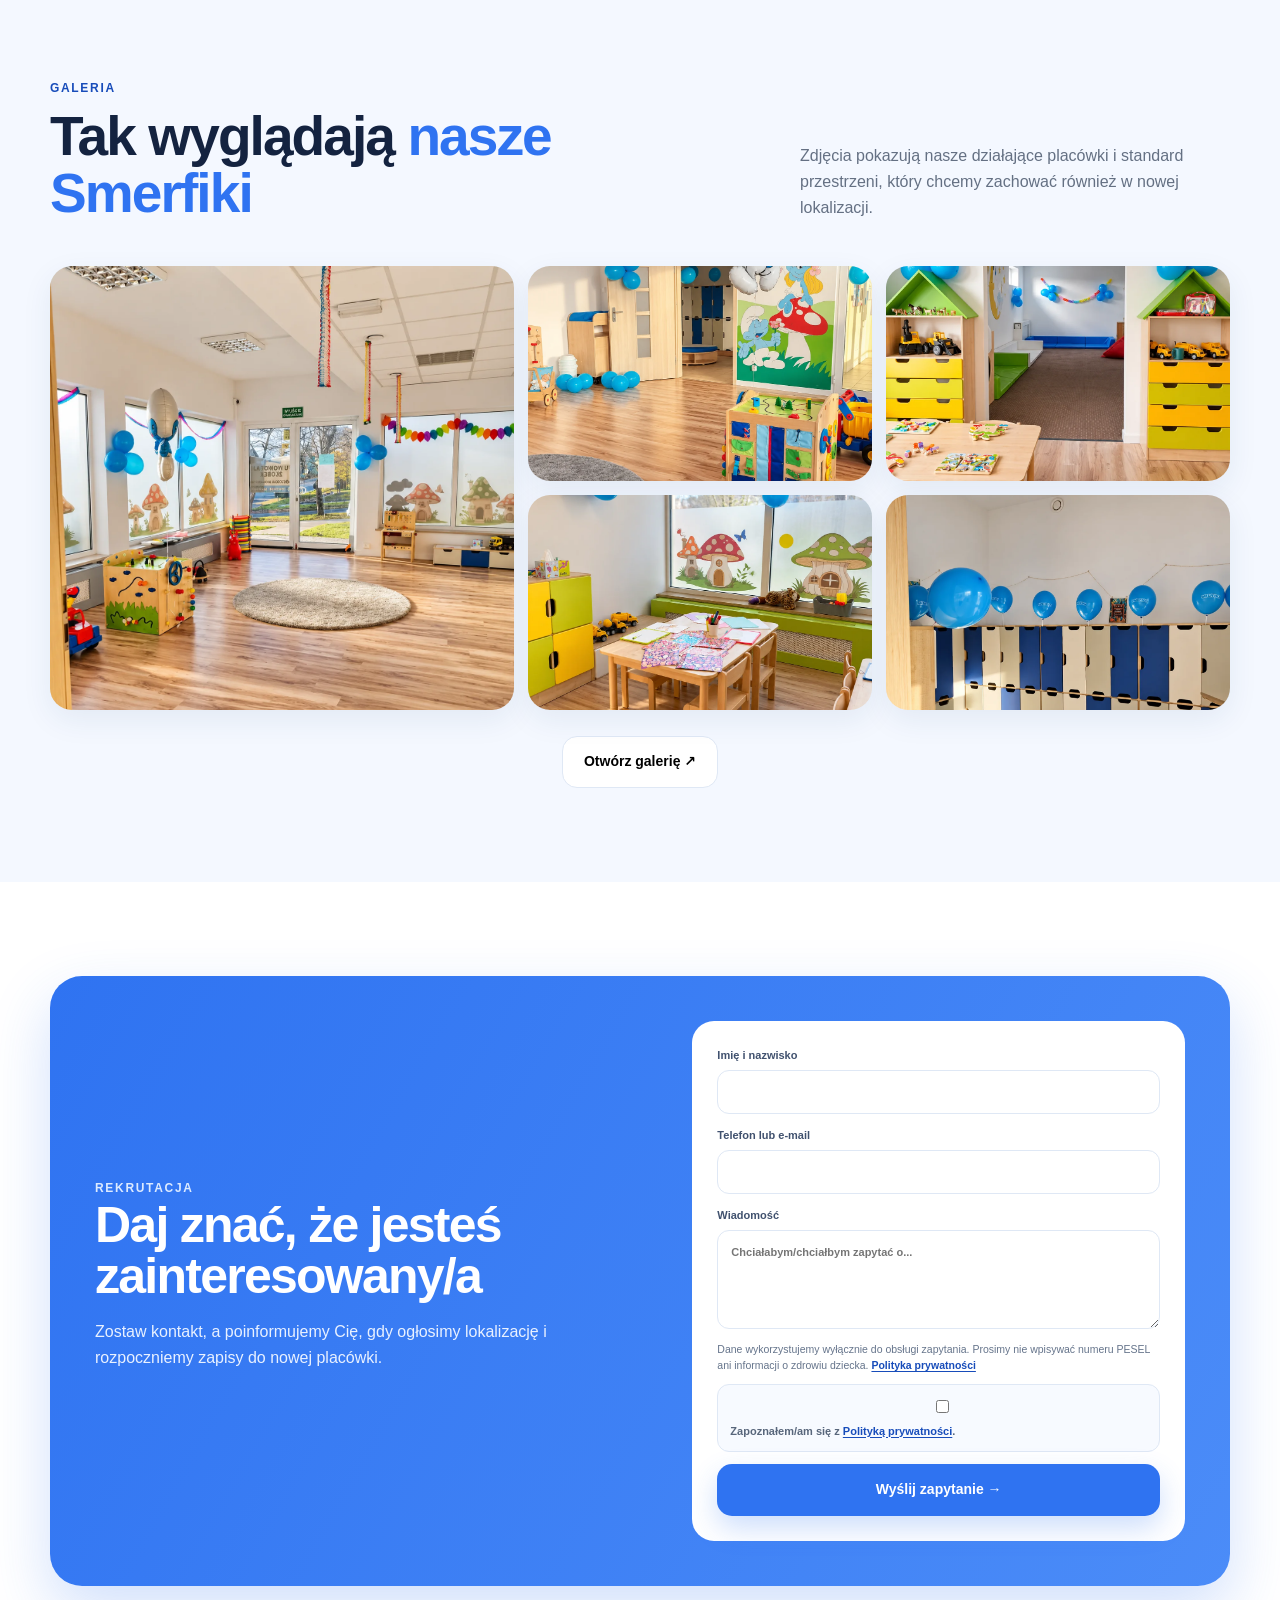
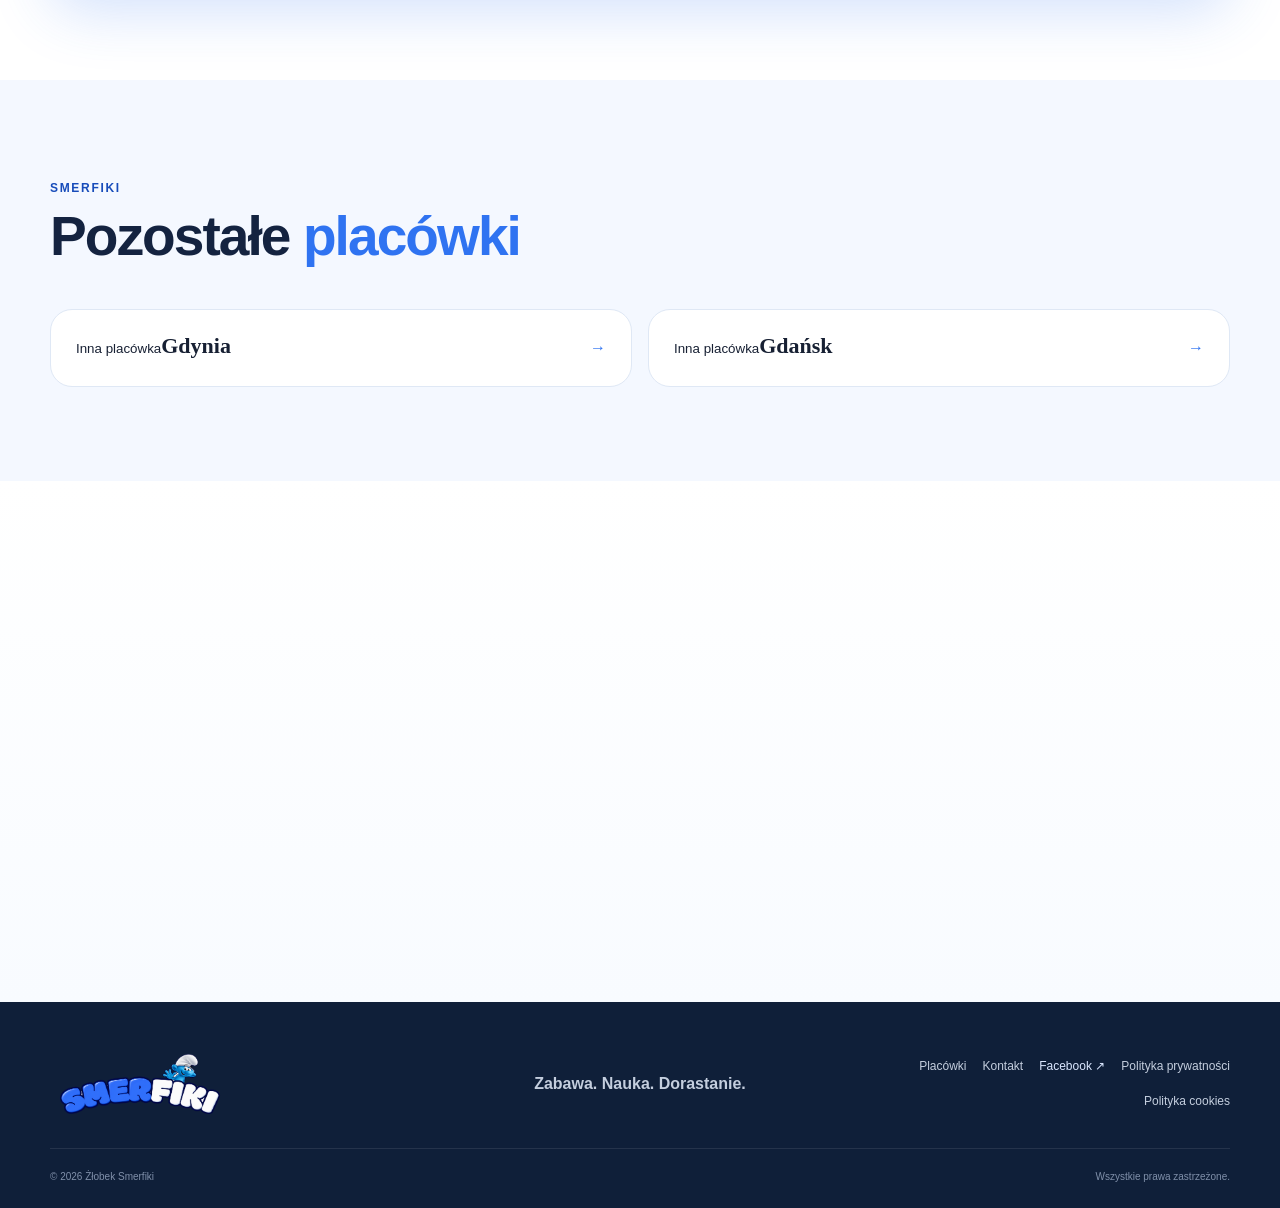
<file: placowki/nowa-placowka/index.html>
<!DOCTYPE html>

<html lang="pl">
<head>
<meta charset="utf-8"/>
<meta content="width=device-width, initial-scale=1" name="viewport"/>
<meta content="Nowa placówka Smerfików — Żłobek Smerfiki. Smerfiki rosną. Przygotowujemy trzecią placówkę i wkrótce pokażemy jej lokalizację oraz rozpoczniemy zapisy." name="description"/>
<meta content="#2f73f1" name="theme-color"/>
<title>Nowa placówka Smerfików | Żłobek Smerfiki</title>



<link href="../../styles.css" rel="stylesheet"/>
<link href="/placowki/nowa-placowka/" hreflang="pl" rel="alternate"/><link href="/en/locations/new-location/" hreflang="en" rel="alternate"/><link href="/placowki/nowa-placowka/" hreflang="x-default" rel="alternate"/></head>
<body class="branch-page branch-soon">
<div class="announcement"><div class="wrap announcement__inner"><span class="announcement__dot"></span><span>Zabawa. Nauka. Dorastanie.</span><a href="/#placowki">Wszystkie placówki →</a></div></div>
<header class="site-header"><div class="wrap nav">
<a aria-label="Smerfiki — strona główna" class="logo" href="/"><img alt="Smerfiki" src="/assets/smerfiki-logo.png"/></a>
<button aria-controls="mainNav" aria-expanded="false" aria-label="Otwórz menu" class="nav-toggle" type="button"><span></span><span></span><span></span></button><nav class="nav-links" id="mainNav"><a href="/#o-nas">O nas</a><a href="/#placowki">Placówki</a><a href="/#aktualnosci">Aktualności</a><a href="https://www.facebook.com/profile.php?id=61565765199430" rel="noopener" target="_blank">Facebook</a><a class="btn btn--small btn--primary" href="#kontakt">Chcę informację o otwarciu</a><div aria-label="Language / Język" class="lang-switch"><a aria-current="page" class="is-active" href="/placowki/nowa-placowka/" hreflang="pl" lang="pl">PL</a><a href="/en/locations/new-location/" hreflang="en" lang="en">EN</a></div></nav>
</div></header>
<main>
<section class="branch-hero"><div class="wrap">
<div class="branch-breadcrumbs"><a href="/">Strona główna</a><span>›</span><a href="/#placowki">Placówki</a><span>›</span><span>Nowa placówka</span></div>
<div class="branch-hero__grid">
<div><span class="kicker">Otwarcie wkrótce</span><h1>Nowa placówka Smerfików</h1><p class="branch-hero__lead">Smerfiki rosną. Przygotowujemy trzecią placówkę i wkrótce pokażemy jej lokalizację oraz rozpoczniemy zapisy.</p>
<div class="branch-meta"><span>📍 Lokalizacja wkrótce</span><span>🕘 Pon.–Pt. 7:00–17:00</span></div>
<div class="hero__actions"><a class="btn btn--primary" href="#kontakt">Chcę informację o otwarciu <span>→</span></a></div>
</div>
<div class="branch-photo branch-photo--image"><img alt="Wnętrze Żłobka Smerfiki" loading="eager" src="/assets/gallery/09-sala-domki.webp"/><div class="branch-photo__label"><b>Tu powstaną nowe Smerfiki</b><small>Wkrótce pokażemy miejsce i pierwsze zdjęcia</small></div></div>
</div>
</div></section>
<div class="branch-facts"><div class="wrap"><div class="branch-facts__grid">
<div class="branch-fact"><small>Placówka</small><b>Nowa placówka</b></div><div class="branch-fact"><small>Adres</small><b>Ogłosimy wkrótce</b></div><div class="branch-fact"><small>Godziny</small><b>Pon.–Pt. 7:00–17:00</b></div>
</div></div></div>
<section class="section"><div class="wrap branch-intro">
<div><span class="kicker">O placówce</span><h2>Nowe miejsce. Ta sama filozofia.</h2></div>
<div class="branch-intro__copy"><p>Nowa placówka będzie rozwinięciem tego, co rodzice znają już ze Smerfików: miejsca pełnego radości, troski i bezpiecznego rozwoju, w którym dzieci odkrywają świat przez zabawę i twórcze zajęcia.</p><div class="soon-note">Więcej szczegółów dotyczących lokalizacji, zapisów i terminu otwarcia podamy już wkrótce.</div><div class="branch-points">
<div class="branch-point"><i>♡</i><div><b>Bezpieczeństwo</b><span>Bezpieczeństwo Twojego dziecka jest dla nas najważniejsze. Doświadczony, wykształcony zespół zapewnia opiekę na najwyższym poziomie.</span></div></div>
<div class="branch-point"><i>✦</i><div><b>Zdrowe Posiłki</b><span>Stawiamy na zdrowe posiłki przygotowywane z najwyższej jakości produktów, dopasowane do potrzeb rosnących dzieci.</span></div></div>
<div class="branch-point"><i>⌂</i><div><b>Nauka i Zabawa</b><span>Łączymy naukę z zabawą, a kreatywne zajęcia sensoryczne wspierają rozwój motoryczny i poznawczy.</span></div></div>
</div></div>
</div></section>
<section class="section section--soft"><div class="wrap"><div class="section-heading"><div><span class="kicker">Galeria</span><h2>Tak wyglądają <em>nasze Smerfiki</em></h2></div><p>Zdjęcia pokazują nasze działające placówki i standard przestrzeni, który chcemy zachować również w nowej lokalizacji.</p></div><div class="gallery-real"><figure class="gallery-real__wide"><img alt="Wnętrze Żłobka Smerfiki" loading="lazy" src="/assets/gallery/04-sala-zabaw.webp"/></figure><figure><img alt="Wnętrze Żłobka Smerfiki" loading="lazy" src="/assets/gallery/06-sala-smerfy.webp"/></figure><figure><img alt="Wnętrze Żłobka Smerfiki" loading="lazy" src="/assets/gallery/09-sala-domki.webp"/></figure><figure><img alt="Wnętrze Żłobka Smerfiki" loading="lazy" src="/assets/gallery/11-kacik-plastyczny.webp"/></figure><figure><img alt="Wnętrze Żłobka Smerfiki" loading="lazy" src="/assets/gallery/03-szatnia.webp"/></figure></div><div class="gallery-actions"><button class="btn btn--ghost gallery-open-btn" data-gallery-open="" type="button">Otwórz galerię ↗</button></div></div></section>
<section class="section" id="kontakt"><div class="wrap branch-contact-card"><div><span class="kicker" style="color:#dceaff">Rekrutacja</span><h2>Daj znać, że jesteś zainteresowany/a</h2><p>Zostaw kontakt, a poinformujemy Cię, gdy ogłosimy lokalizację i rozpoczniemy zapisy do nowej placówki.</p></div>
<form action="/dziekujemy/" class="branch-form" data-netlify="true" method="POST" name="kontakt-nowa-placowka" netlify-honeypot="bot-field"><input name="form-name" type="hidden" value="kontakt-nowa-placowka"/><input name="privacy_version" type="hidden" value="2026-10-13"/><input name="language" type="hidden" value="PL"/><input name="placowka" type="hidden" value="Nowa placówka"/><p class="hidden"><label>Nie wypełniaj: <input name="bot-field"/></label></p><label>Imię i nazwisko<input name="name" required=""/></label><label>Telefon lub e-mail<input name="contact" required=""/></label><label>Wiadomość<textarea name="message" placeholder="Chciałabym/chciałbym zapytać o..." rows="4"></textarea></label><p class="form-privacy-note form-privacy-note--branch">Dane wykorzystujemy wyłącznie do obsługi zapytania. Prosimy nie wpisywać numeru PESEL ani informacji o zdrowiu dziecka. <a href="/polityka-prywatnosci/" rel="noopener" target="_blank">Polityka prywatności</a></p><label class="checkbox privacy-check privacy-check--branch"><input name="privacy_acknowledged" required="" type="checkbox" value="yes"/><span>Zapoznałem/am się z <a href="/polityka-prywatnosci/" rel="noopener" target="_blank">Polityką prywatności</a>.</span></label><button class="btn btn--primary btn--full" type="submit">Wyślij zapytanie →</button></form>
</div></section>
<section class="section section--soft"><div class="wrap"><div class="section-heading"><div><span class="kicker">Smerfiki</span><h2>Pozostałe <em>placówki</em></h2></div></div><div class="other-branches"><a class="other-branch" href="/placowki/gdynia/"><div><small>Inna placówka</small><b>Gdynia</b></div><span>→</span></a><a class="other-branch" href="/placowki/gdansk/"><div><small>Inna placówka</small><b>Gdańsk</b></div><span>→</span></a></div></div></section>
</main>
<section class="section funding-section" id="dofinansowanie">
<div class="wrap funding-grid reveal">
<div class="funding-copy">
<span class="kicker">Dofinansowanie</span>
<h2>Program <em>MALUCH+ 2022–2029</em></h2>
<p>Żłobek Smerfiki korzysta z dofinansowania w ramach programu MALUCH+ 2022–2029.</p>
</div>
<a aria-label="Informacja o dofinansowaniu żłobka z programu MALUCH+ 2022–2029" class="funding-card" href="https://www.mapadotacji.gov.pl/" rel="noopener" target="_blank">
<img alt="Dofinansowanie żłobka z programu MALUCH+ 2022–2029 — Fundusze Europejskie, Unia Europejska" loading="lazy" src="/assets/dofinansowanie-maluch-plus.jpg"/>
</a>
</div>
</section><footer class="footer"><div class="wrap footer__top"><a class="logo logo--footer" href="/"><img alt="Smerfiki" src="/assets/smerfiki-logo.png"/></a><p>Zabawa. Nauka. Dorastanie.</p><div class="footer__links"><a href="/#placowki">Placówki</a><a href="/#kontakt">Kontakt</a><a href="https://www.facebook.com/profile.php?id=61565765199430" rel="noopener" target="_blank">Facebook ↗</a><a href="/polityka-prywatnosci/">Polityka prywatności</a><a href="/polityka-cookies/">Polityka cookies</a></div></div><div class="wrap footer__bottom"><span>© 2026 Żłobek Smerfiki</span><span>Wszystkie prawa zastrzeżone.</span></div></footer>
<script defer="" src="/gallery.js"></script>
<script defer="True" src="/branch.js"></script><script defer src="/cookie-notice.js"></script>
</body>
</html>
</file>
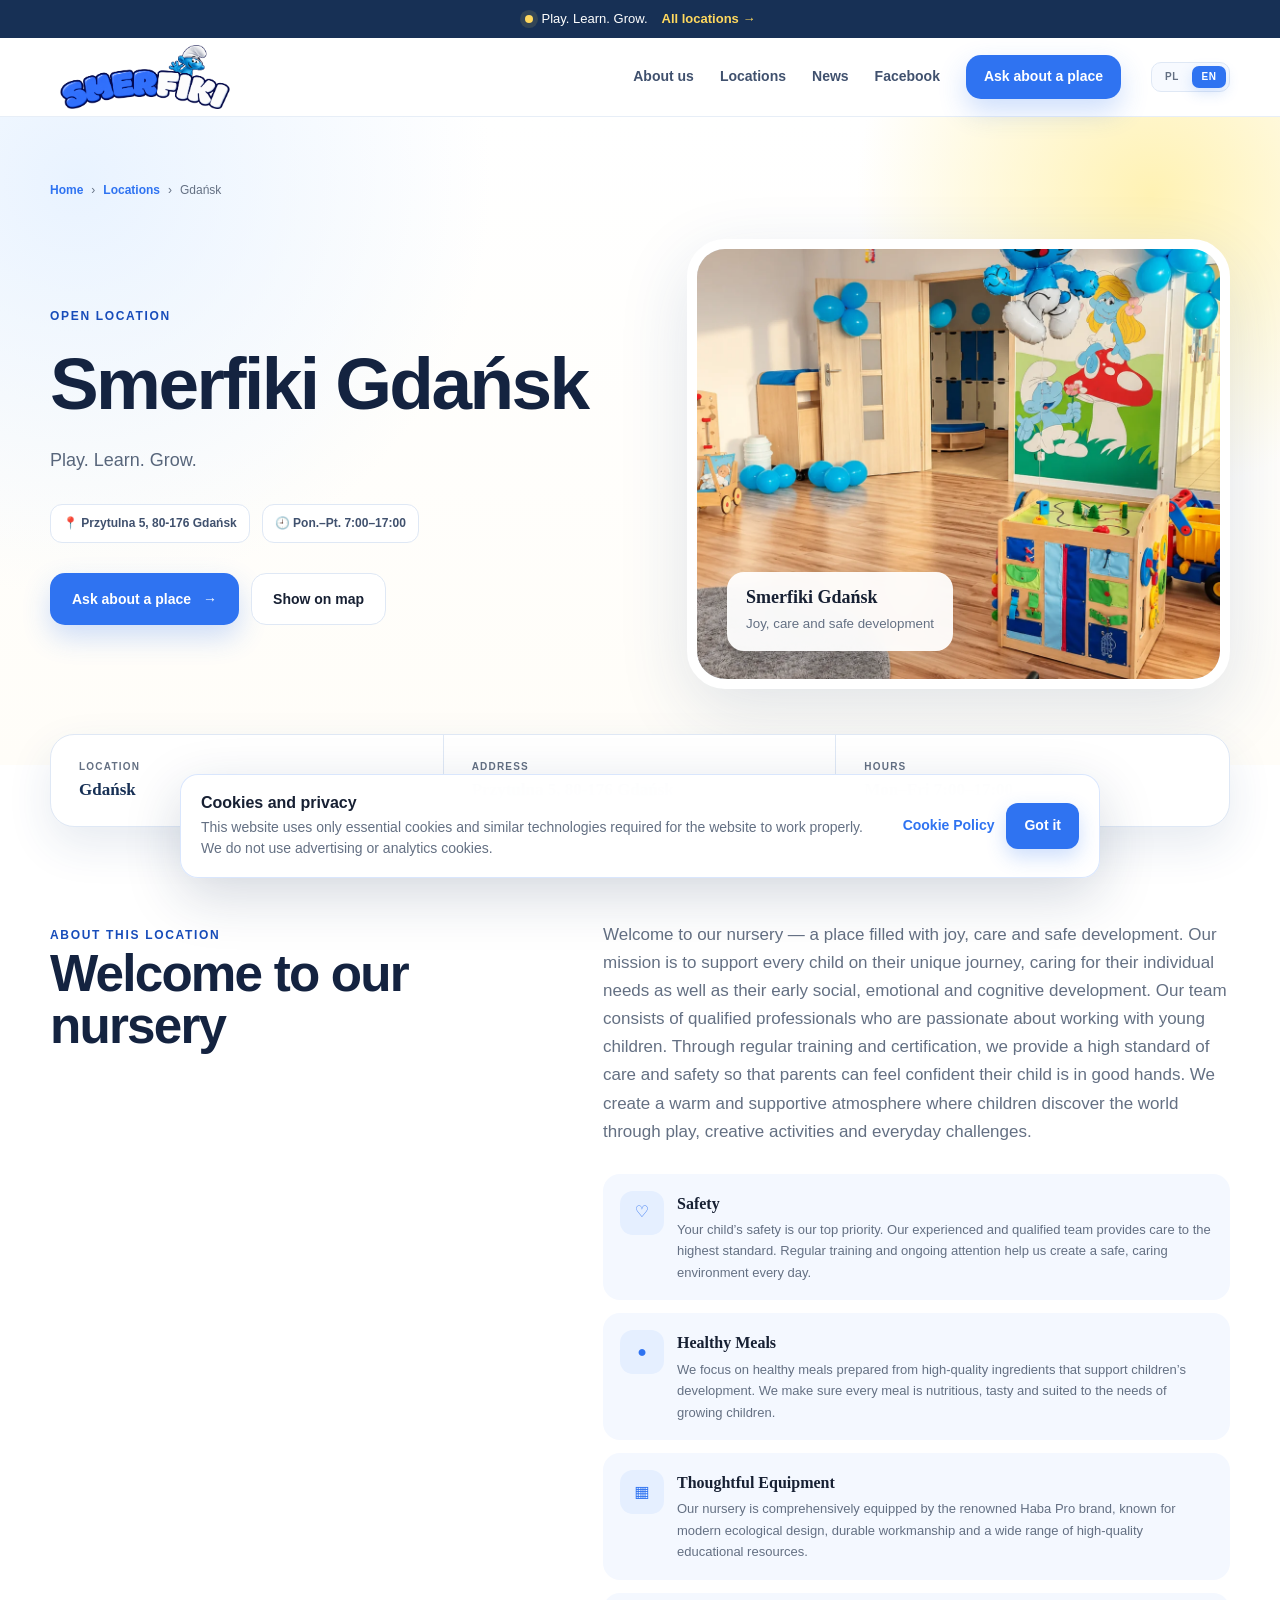
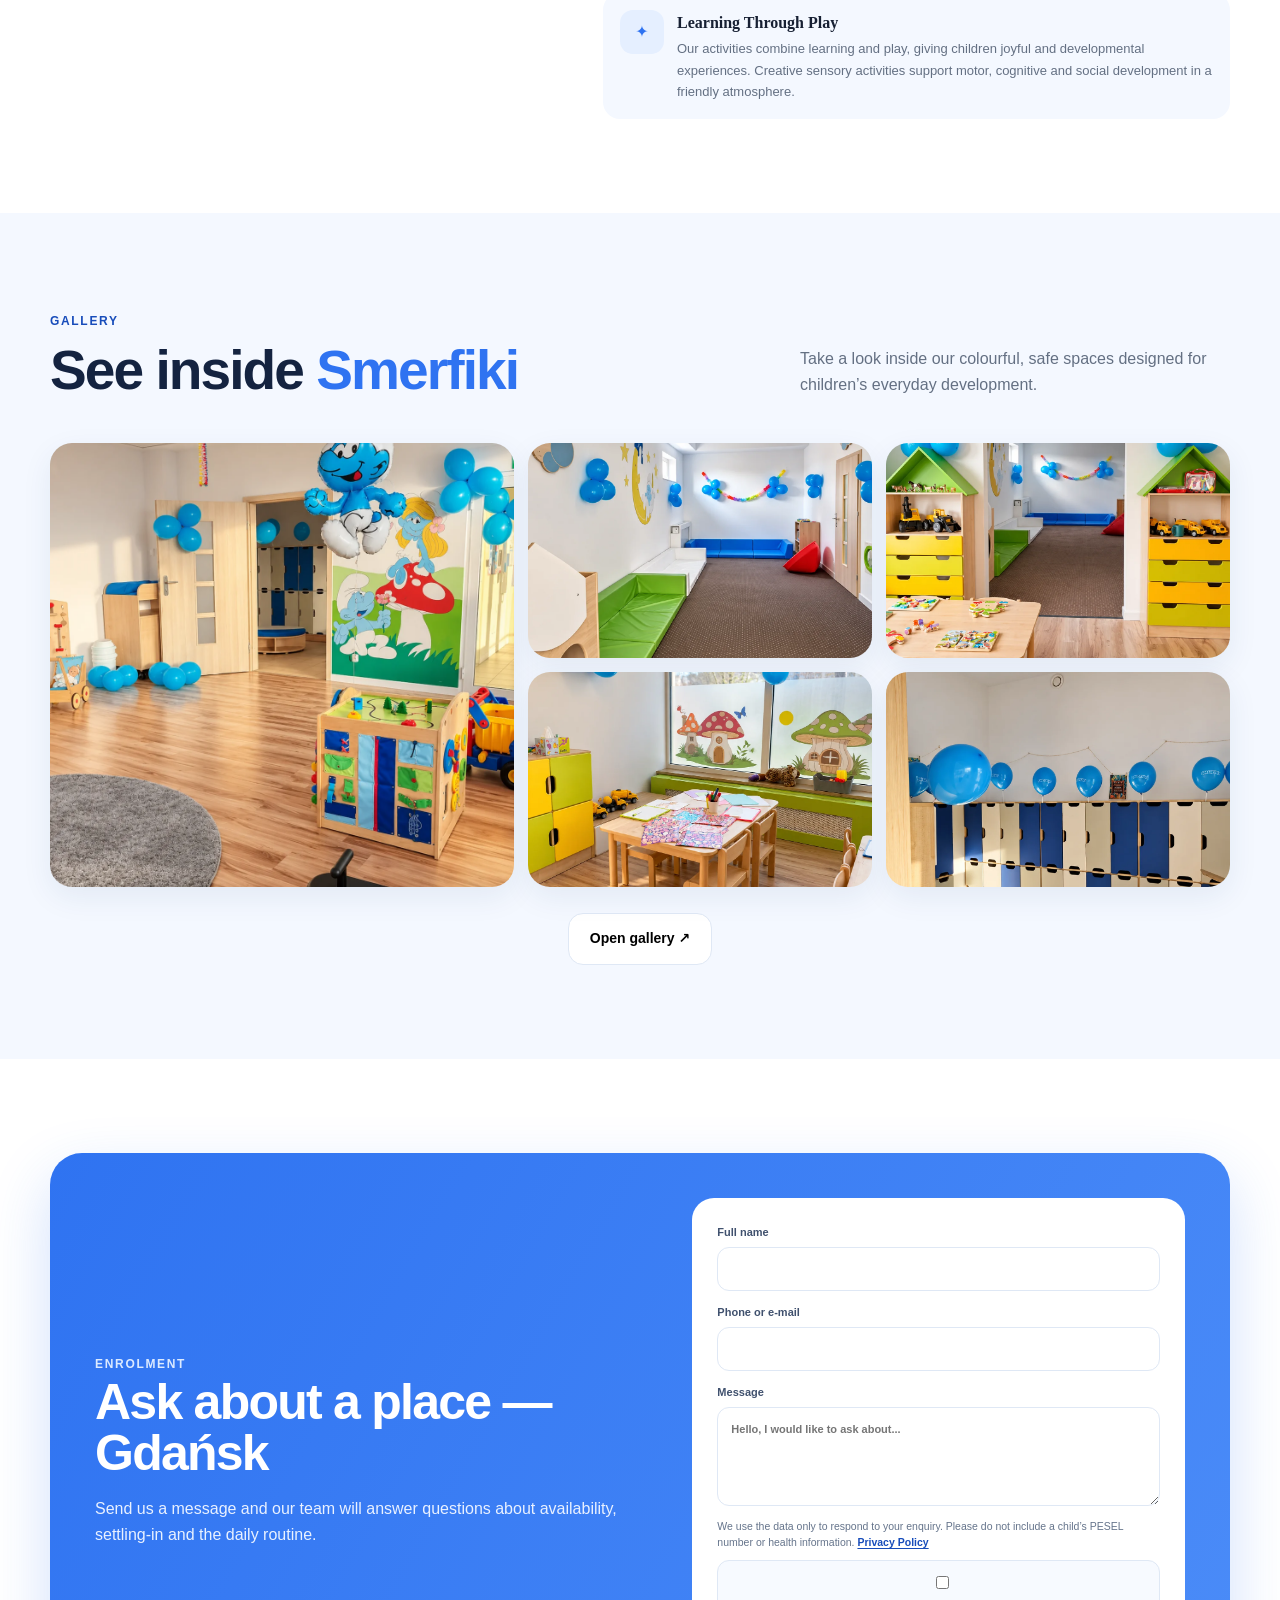
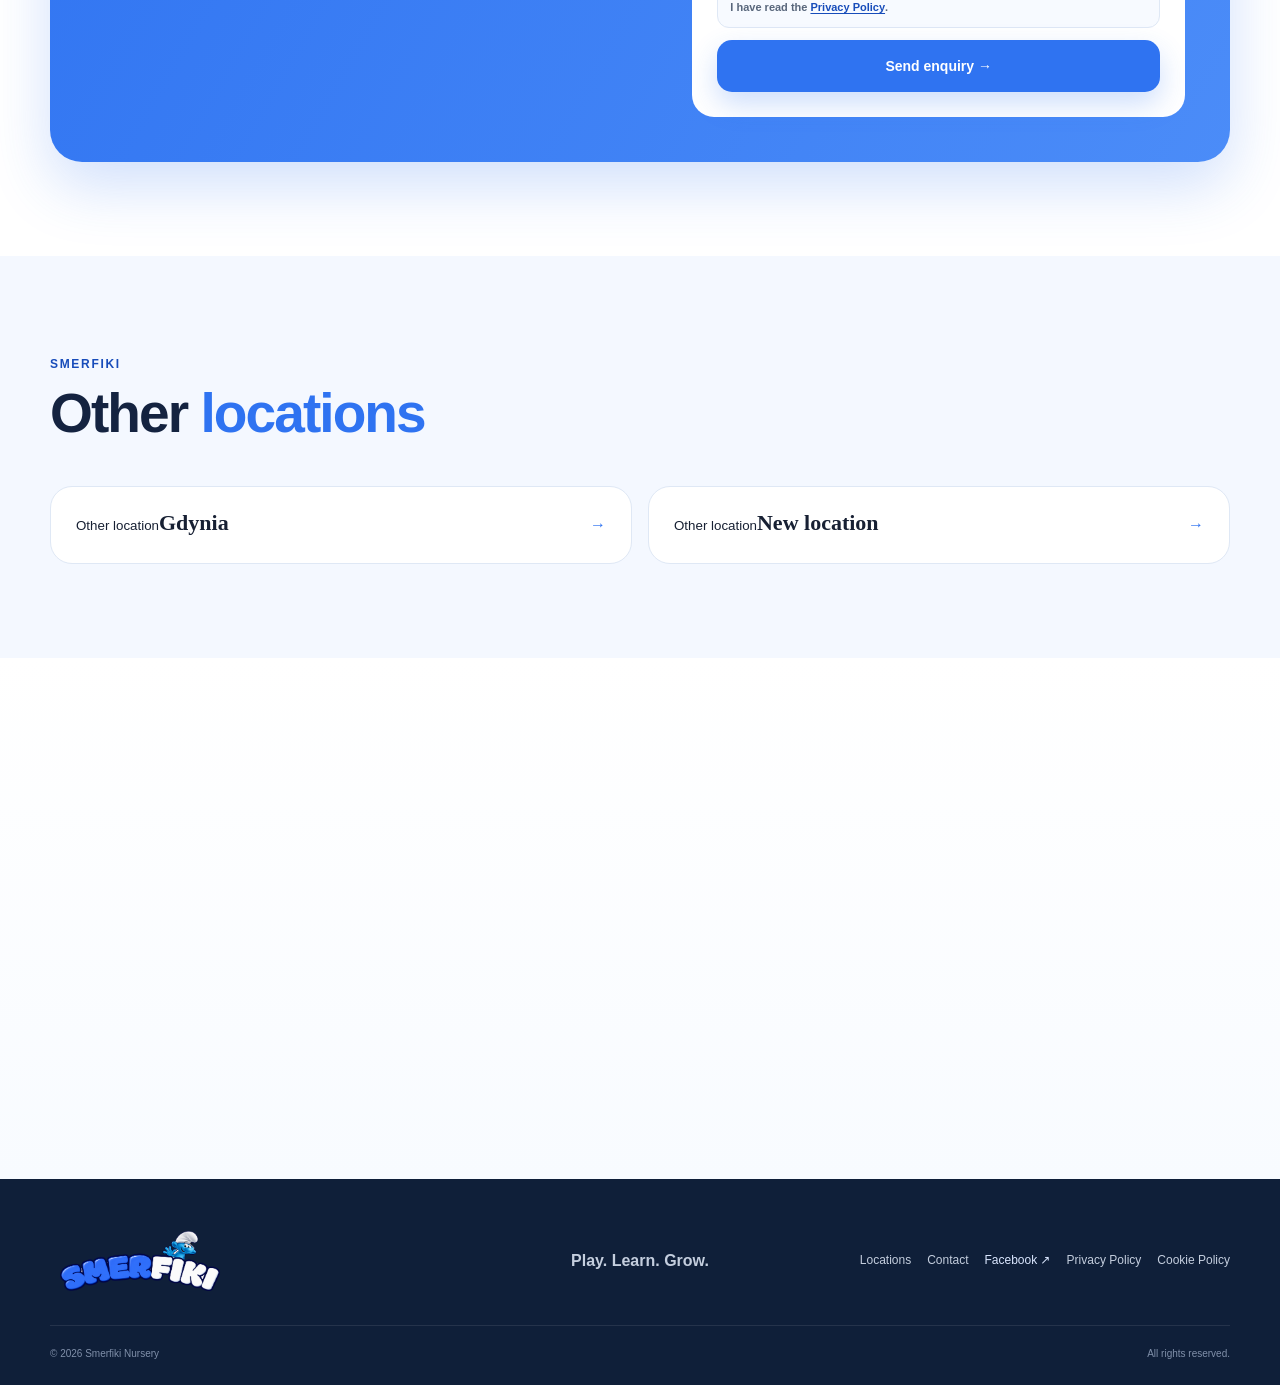
<file: en/locations/gdansk/index.html>
<!DOCTYPE html>

<html lang="en">
<head>
<meta charset="utf-8"/>
<meta content="width=device-width, initial-scale=1" name="viewport"/>
<meta content="Smerfiki Gdańsk — safe childcare, development and joyful play. Ask about available places and arrange a visit." name="description"/>
<meta content="#2f73f1" name="theme-color"/>
<title>Smerfiki Gdańsk | Smerfiki Nursery</title>
<link href="/styles.css" rel="stylesheet"/>
<link href="/placowki/gdansk/" hreflang="pl" rel="alternate"/><link href="/en/locations/gdansk/" hreflang="en" rel="alternate"/><link href="/placowki/gdansk/" hreflang="x-default" rel="alternate"/></head>
<body class="branch-page">
<div class="announcement"><div class="wrap announcement__inner"><span class="announcement__dot"></span><span>Play. Learn. Grow.</span><a href="/en/#placowki">All locations →</a></div></div>
<header class="site-header"><div class="wrap nav">
<a aria-label="Smerfiki — home" class="logo" href="/en/"><img alt="Smerfiki" src="/assets/smerfiki-logo.png"/></a>
<button aria-controls="mainNav" aria-expanded="false" aria-label="Open menu" class="nav-toggle" type="button"><span></span><span></span><span></span></button><nav class="nav-links" id="mainNav"><a href="/en/#o-nas">About us</a><a href="/en/#placowki">Locations</a><a href="/en/#aktualnosci">News</a><a href="https://www.facebook.com/profile.php?id=61565765199430" rel="noopener" target="_blank">Facebook</a><a class="btn btn--small btn--primary" href="#kontakt">Ask about a place</a><div aria-label="Language" class="lang-switch"><a href="/placowki/gdansk/" hreflang="pl" lang="pl">PL</a><a aria-current="page" class="is-active" href="/en/locations/gdansk/" hreflang="en" lang="en">EN</a></div></nav>
</div></header>
<main>
<section class="branch-hero"><div class="wrap">
<div class="branch-breadcrumbs"><a href="/en/">Home</a><span>›</span><a href="/en/#placowki">Locations</a><span>›</span><span>Gdańsk</span></div>
<div class="branch-hero__grid">
<div><span class="kicker">Open location</span><h1>Smerfiki Gdańsk</h1><p class="branch-hero__lead">Play. Learn. Grow.</p>
<div class="branch-meta"><span>📍 Przytulna 5, 80-176 Gdańsk</span><span>🕘 Pon.–Pt. 7:00–17:00</span></div>
<div class="hero__actions"><a class="btn btn--primary" href="#kontakt">Ask about a place <span>→</span></a><a class="btn btn--ghost" href="https://www.google.com/maps/search/?api=1&amp;query=Przytulna+5+80-176+Gda%C5%84sk" rel="noopener" target="_blank">Show on map</a></div>
</div>
<div class="branch-photo branch-photo--image"><img alt="Interior of Smerfiki Nursery" loading="eager" src="/assets/gallery/06-sala-smerfy.webp"/><div class="branch-photo__label"><b>Smerfiki Gdańsk</b><small>Joy, care and safe development</small></div></div>
</div>
</div></section>
<div class="branch-facts"><div class="wrap"><div class="branch-facts__grid">
<div class="branch-fact"><small>Location</small><b>Gdańsk</b></div><div class="branch-fact"><small>Address</small><b>Przytulna 5, 80-176 Gdańsk</b></div><div class="branch-fact"><small>Hours</small><b>Mon–Fri 7:00–17:00</b></div>
</div></div></div>
<section class="section"><div class="wrap branch-intro">
<div><span class="kicker">About this location</span><h2>Welcome to our nursery</h2></div>
<div class="branch-intro__copy"><p>Welcome to our nursery — a place filled with joy, care and safe development. Our mission is to support every child on their unique journey, caring for their individual needs as well as their early social, emotional and cognitive development. Our team consists of qualified professionals who are passionate about working with young children. Through regular training and certification, we provide a high standard of care and safety so that parents can feel confident their child is in good hands. We create a warm and supportive atmosphere where children discover the world through play, creative activities and everyday challenges.</p><div class="branch-points"><div class="branch-point"><i>♡</i><div><b>Safety</b><span>Your child’s safety is our top priority. Our experienced and qualified team provides care to the highest standard. Regular training and ongoing attention help us create a safe, caring environment every day.</span></div></div><div class="branch-point"><i>●</i><div><b>Healthy Meals</b><span>We focus on healthy meals prepared from high-quality ingredients that support children’s development. We make sure every meal is nutritious, tasty and suited to the needs of growing children.</span></div></div><div class="branch-point"><i>▦</i><div><b>Thoughtful Equipment</b><span>Our nursery is comprehensively equipped by the renowned Haba Pro brand, known for modern ecological design, durable workmanship and a wide range of high-quality educational resources.</span></div></div><div class="branch-point"><i>✦</i><div><b>Learning Through Play</b><span>Our activities combine learning and play, giving children joyful and developmental experiences. Creative sensory activities support motor, cognitive and social development in a friendly atmosphere.</span></div></div></div></div>
</div></section>
<section class="section section--soft"><div class="wrap"><div class="section-heading"><div><span class="kicker">Gallery</span><h2>See inside <em>Smerfiki</em></h2></div><p>Take a look inside our colourful, safe spaces designed for children’s everyday development.</p></div><div class="gallery-real"><figure class="gallery-real__wide"><img alt="Interior of Smerfiki Nursery" loading="lazy" src="/assets/gallery/06-sala-smerfy.webp"/></figure><figure><img alt="Interior of Smerfiki Nursery" loading="lazy" src="/assets/gallery/08-sala-dluga.webp"/></figure><figure><img alt="Interior of Smerfiki Nursery" loading="lazy" src="/assets/gallery/09-sala-domki.webp"/></figure><figure><img alt="Interior of Smerfiki Nursery" loading="lazy" src="/assets/gallery/11-kacik-plastyczny.webp"/></figure><figure><img alt="Interior of Smerfiki Nursery" loading="lazy" src="/assets/gallery/03-szatnia.webp"/></figure></div><div class="gallery-actions"><button class="btn btn--ghost gallery-open-btn" data-gallery-open="" type="button">Open gallery ↗</button></div></div></section>
<section class="section" id="kontakt"><div class="wrap branch-contact-card"><div><span class="kicker" style="color:#dceaff">Enrolment</span><h2>Ask about a place — Gdańsk</h2><p>Send us a message and our team will answer questions about availability, settling-in and the daily routine.</p></div>
<form action="/en/thank-you/" class="branch-form" data-netlify="true" method="POST" name="kontakt-gdansk-en" netlify-honeypot="bot-field"><input name="form-name" type="hidden" value="kontakt-gdansk-en"/><input name="privacy_version" type="hidden" value="2026-10-13"/><input name="language" type="hidden" value="EN"/><input name="placowka" type="hidden" value="Gdańsk"/><p class="hidden"><label>Do not fill in: <input name="bot-field"/></label></p><label>Full name<input name="name" required=""/></label><label>Phone or e-mail<input name="contact" required=""/></label><label>Message<textarea name="message" placeholder="Hello, I would like to ask about..." rows="4"></textarea></label><p class="form-privacy-note form-privacy-note--branch">We use the data only to respond to your enquiry. Please do not include a child’s PESEL number or health information. <a href="/en/privacy-policy/" rel="noopener" target="_blank">Privacy Policy</a></p><label class="checkbox privacy-check privacy-check--branch"><input name="privacy_acknowledged" required="" type="checkbox" value="yes"/><span>I have read the <a href="/en/privacy-policy/" rel="noopener" target="_blank">Privacy Policy</a>.</span></label><button class="btn btn--primary btn--full" type="submit">Send enquiry →</button></form>
</div></section>
<section class="section section--soft"><div class="wrap"><div class="section-heading"><div><span class="kicker">Smerfiki</span><h2>Other <em>locations</em></h2></div></div><div class="other-branches"><a class="other-branch" href="/en/locations/gdynia/"><div><small>Other location</small><b>Gdynia</b></div><span>→</span></a><a class="other-branch" href="/en/locations/new-location/"><div><small>Other location</small><b>New location</b></div><span>→</span></a></div></div></section>
</main>
<section class="section funding-section" id="dofinansowanie">
<div class="wrap funding-grid reveal">
<div class="funding-copy">
<span class="kicker">Co-financing</span>
<h2>Programme <em>MALUCH+ 2022–2029</em></h2>
<p>Smerfiki Nursery receives co-financing under the MALUCH+ 2022–2029 programme.</p>
</div>
<a aria-label="Information about MALUCH+ 2022–2029 co-financing" class="funding-card" href="https://www.mapadotacji.gov.pl/" rel="noopener" target="_blank">
<img alt="MALUCH+ 2022–2029 co-financing information — European Funds and the European Union" loading="lazy" src="/assets/dofinansowanie-maluch-plus.jpg"/>
</a>
</div>
</section><footer class="footer"><div class="wrap footer__top"><a class="logo logo--footer" href="/en/"><img alt="Smerfiki" src="/assets/smerfiki-logo.png"/></a><p>Play. Learn. Grow.</p><div class="footer__links"><a href="/en/#placowki">Locations</a><a href="/en/#kontakt">Contact</a><a href="https://www.facebook.com/profile.php?id=61565765199430" rel="noopener" target="_blank">Facebook ↗</a><a href="/en/privacy-policy/">Privacy Policy</a><a href="/en/cookie-policy/">Cookie Policy</a></div></div><div class="wrap footer__bottom"><span>© 2026 Smerfiki Nursery</span><span>All rights reserved.</span></div></footer>
<script defer="" src="/gallery.js"></script>
<script defer="True" src="/branch.js"></script><script defer src="/cookie-notice.js"></script>
</body>
</html>
</file>
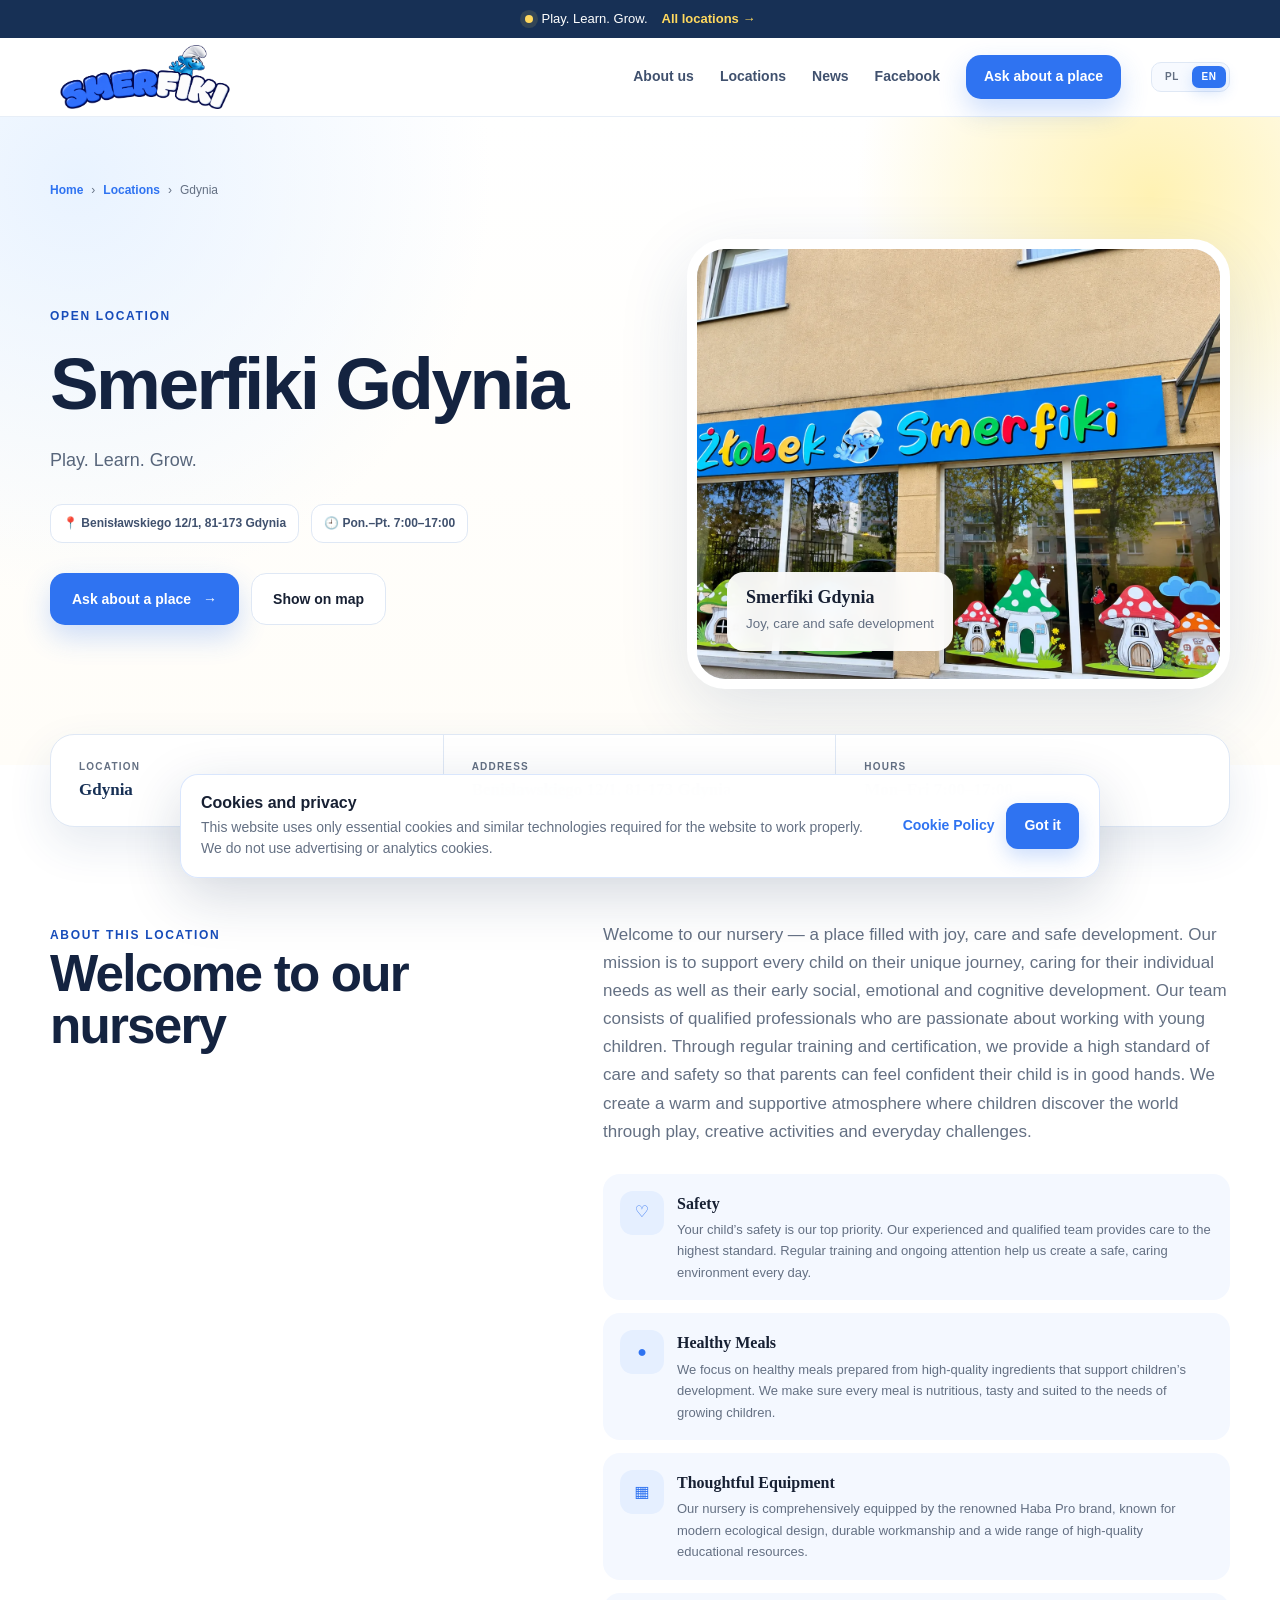
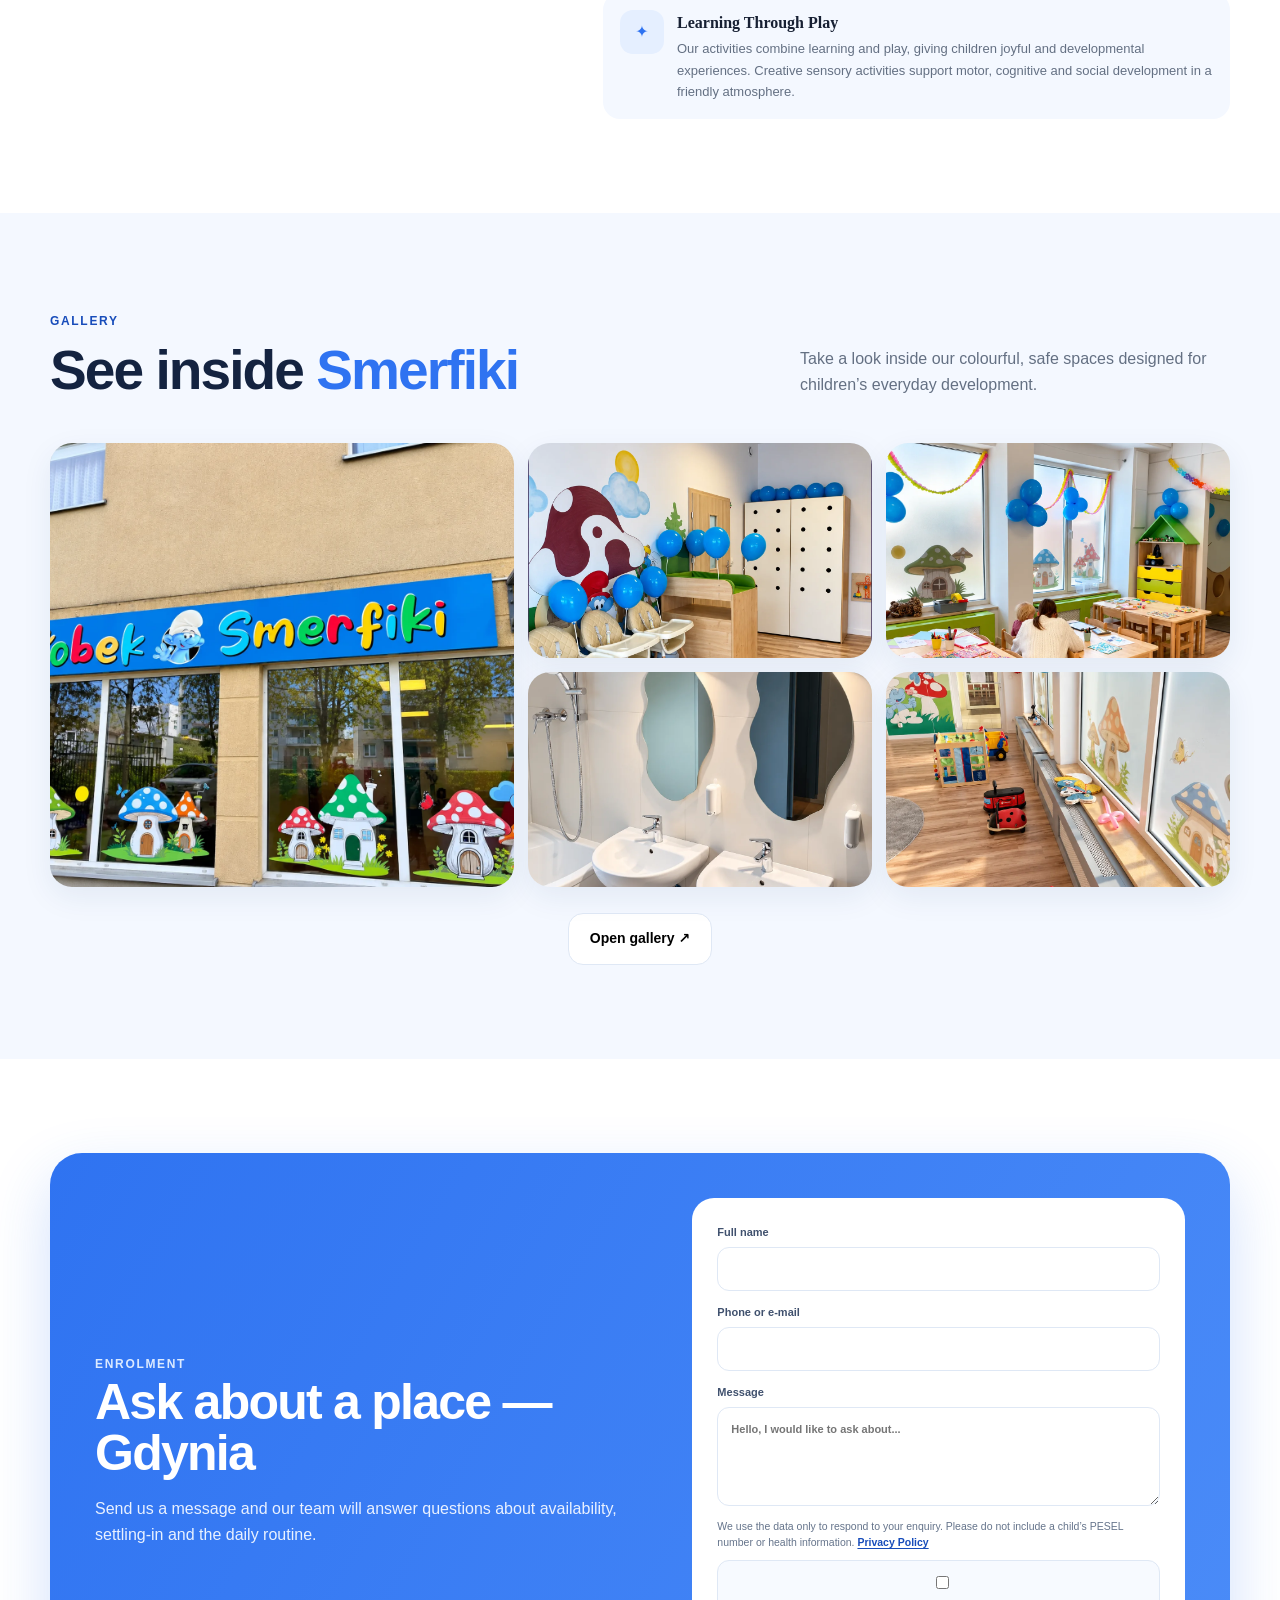
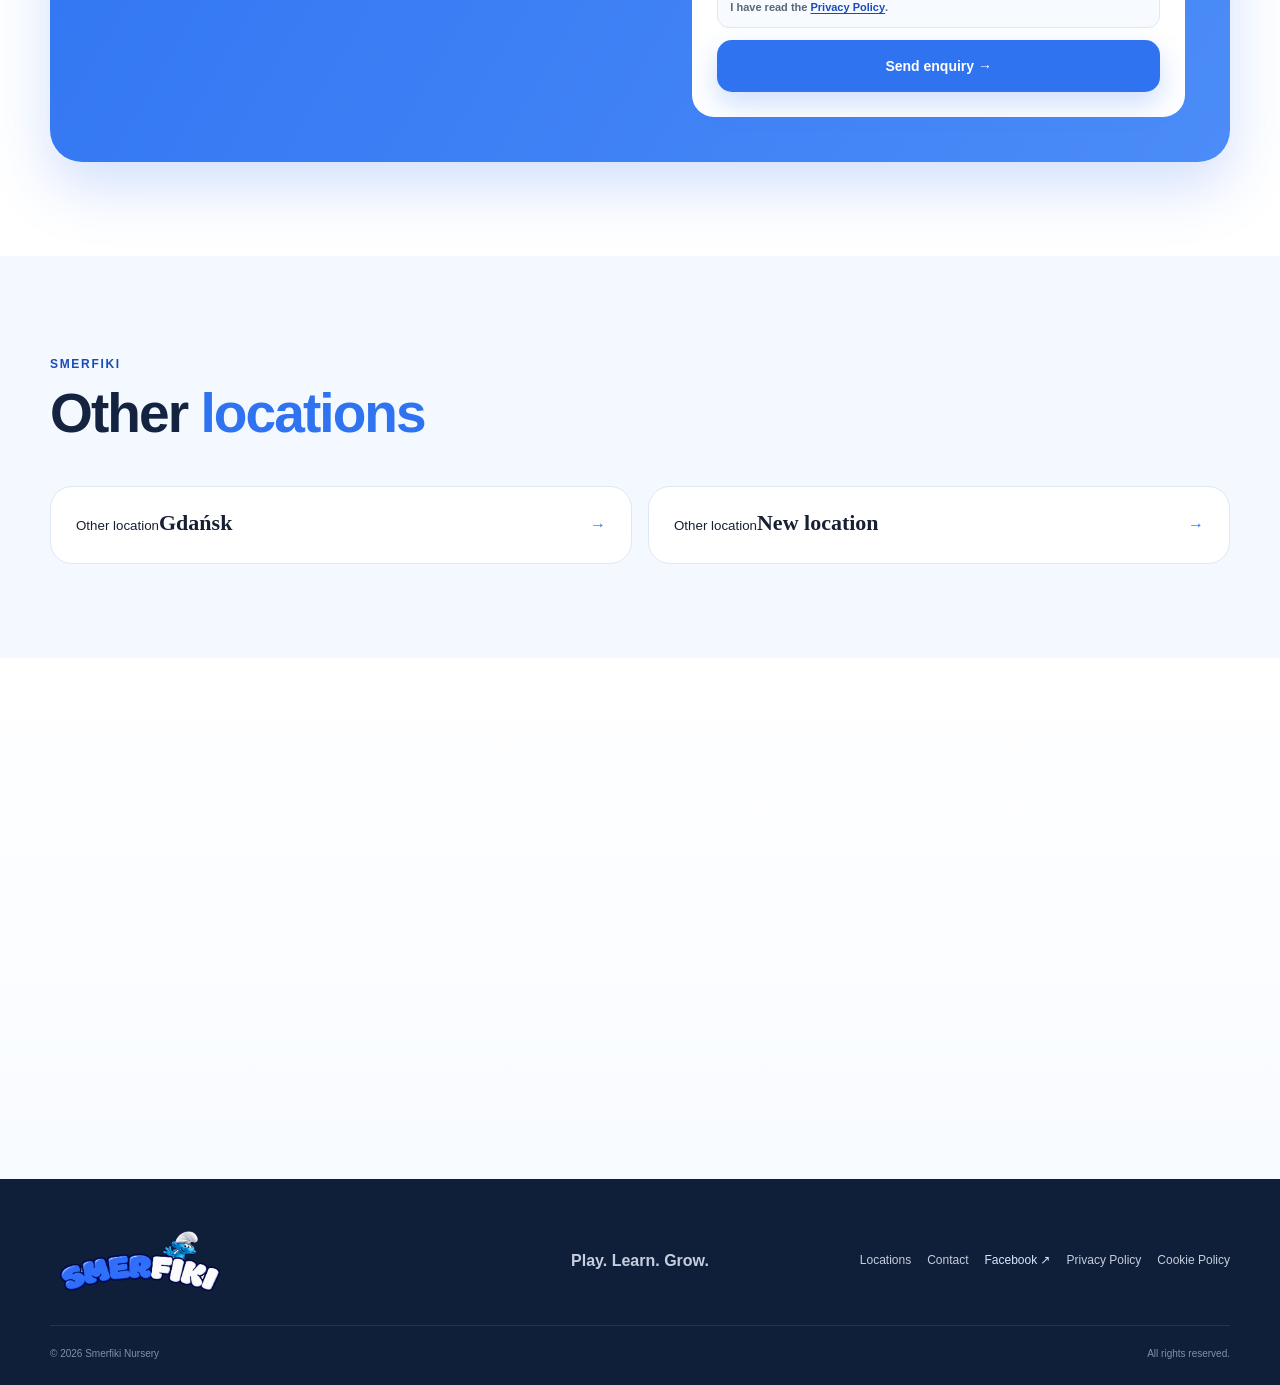
<file: en/locations/gdynia/index.html>
<!DOCTYPE html>

<html lang="en">
<head>
<meta charset="utf-8"/>
<meta content="width=device-width, initial-scale=1" name="viewport"/>
<meta content="Smerfiki Gdynia — a welcoming nursery in Gdynia. Ask about available places, settling-in and arrange a visit." name="description"/>
<meta content="#2f73f1" name="theme-color"/>
<title>Smerfiki Gdynia | Smerfiki Nursery</title>
<link href="/styles.css" rel="stylesheet"/>
<link href="/placowki/gdynia/" hreflang="pl" rel="alternate"/><link href="/en/locations/gdynia/" hreflang="en" rel="alternate"/><link href="/placowki/gdynia/" hreflang="x-default" rel="alternate"/></head>
<body class="branch-page">
<div class="announcement"><div class="wrap announcement__inner"><span class="announcement__dot"></span><span>Play. Learn. Grow.</span><a href="/en/#placowki">All locations →</a></div></div>
<header class="site-header"><div class="wrap nav">
<a aria-label="Smerfiki — home" class="logo" href="/en/"><img alt="Smerfiki" src="/assets/smerfiki-logo.png"/></a>
<button aria-controls="mainNav" aria-expanded="false" aria-label="Open menu" class="nav-toggle" type="button"><span></span><span></span><span></span></button><nav class="nav-links" id="mainNav"><a href="/en/#o-nas">About us</a><a href="/en/#placowki">Locations</a><a href="/en/#aktualnosci">News</a><a href="https://www.facebook.com/profile.php?id=61565765199430" rel="noopener" target="_blank">Facebook</a><a class="btn btn--small btn--primary" href="#kontakt">Ask about a place</a><div aria-label="Language" class="lang-switch"><a href="/placowki/gdynia/" hreflang="pl" lang="pl">PL</a><a aria-current="page" class="is-active" href="/en/locations/gdynia/" hreflang="en" lang="en">EN</a></div></nav>
</div></header>
<main>
<section class="branch-hero"><div class="wrap">
<div class="branch-breadcrumbs"><a href="/en/">Home</a><span>›</span><a href="/en/#placowki">Locations</a><span>›</span><span>Gdynia</span></div>
<div class="branch-hero__grid">
<div><span class="kicker">Open location</span><h1>Smerfiki Gdynia</h1><p class="branch-hero__lead">Play. Learn. Grow.</p>
<div class="branch-meta"><span>📍 Benisławskiego 12/1, 81-173 Gdynia</span><span>🕘 Pon.–Pt. 7:00–17:00</span></div>
<div class="hero__actions"><a class="btn btn--primary" href="#kontakt">Ask about a place <span>→</span></a><a class="btn btn--ghost" href="https://www.google.com/maps/search/?api=1&amp;query=Benis%C5%82awskiego+12%2F1+81-173+Gdynia" rel="noopener" target="_blank">Show on map</a></div>
</div>
<div class="branch-photo branch-photo--image"><img alt="Interior of Smerfiki Nursery" loading="eager" src="/assets/gallery/07-wejscie-zlobek.webp"/><div class="branch-photo__label"><b>Smerfiki Gdynia</b><small>Joy, care and safe development</small></div></div>
</div>
</div></section>
<div class="branch-facts"><div class="wrap"><div class="branch-facts__grid">
<div class="branch-fact"><small>Location</small><b>Gdynia</b></div><div class="branch-fact"><small>Address</small><b>Benisławskiego 12/1, 81-173 Gdynia</b></div><div class="branch-fact"><small>Hours</small><b>Mon–Fri 7:00–17:00</b></div>
</div></div></div>
<section class="section"><div class="wrap branch-intro">
<div><span class="kicker">About this location</span><h2>Welcome to our nursery</h2></div>
<div class="branch-intro__copy"><p>Welcome to our nursery — a place filled with joy, care and safe development. Our mission is to support every child on their unique journey, caring for their individual needs as well as their early social, emotional and cognitive development. Our team consists of qualified professionals who are passionate about working with young children. Through regular training and certification, we provide a high standard of care and safety so that parents can feel confident their child is in good hands. We create a warm and supportive atmosphere where children discover the world through play, creative activities and everyday challenges.</p><div class="branch-points"><div class="branch-point"><i>♡</i><div><b>Safety</b><span>Your child’s safety is our top priority. Our experienced and qualified team provides care to the highest standard. Regular training and ongoing attention help us create a safe, caring environment every day.</span></div></div><div class="branch-point"><i>●</i><div><b>Healthy Meals</b><span>We focus on healthy meals prepared from high-quality ingredients that support children’s development. We make sure every meal is nutritious, tasty and suited to the needs of growing children.</span></div></div><div class="branch-point"><i>▦</i><div><b>Thoughtful Equipment</b><span>Our nursery is comprehensively equipped by the renowned Haba Pro brand, known for modern ecological design, durable workmanship and a wide range of high-quality educational resources.</span></div></div><div class="branch-point"><i>✦</i><div><b>Learning Through Play</b><span>Our activities combine learning and play, giving children joyful and developmental experiences. Creative sensory activities support motor, cognitive and social development in a friendly atmosphere.</span></div></div></div></div>
</div></section>
<section class="section section--soft"><div class="wrap"><div class="section-heading"><div><span class="kicker">Gallery</span><h2>See inside <em>Smerfiki</em></h2></div><p>Take a look inside our colourful, safe spaces designed for children’s everyday development.</p></div><div class="gallery-real"><figure class="gallery-real__wide"><img alt="Interior of Smerfiki Nursery" loading="lazy" src="/assets/gallery/07-wejscie-zlobek.webp"/></figure><figure><img alt="Interior of Smerfiki Nursery" loading="lazy" src="/assets/gallery/01-sala-krzeselka.webp"/></figure><figure><img alt="Interior of Smerfiki Nursery" loading="lazy" src="/assets/gallery/02-sala-stoliki.webp"/></figure><figure><img alt="Interior of Smerfiki Nursery" loading="lazy" src="/assets/gallery/05-lazienka.webp"/></figure><figure><img alt="Interior of Smerfiki Nursery" loading="lazy" src="/assets/gallery/10-korytarz-okna.webp"/></figure></div><div class="gallery-actions"><button class="btn btn--ghost gallery-open-btn" data-gallery-open="" type="button">Open gallery ↗</button></div></div></section>
<section class="section" id="kontakt"><div class="wrap branch-contact-card"><div><span class="kicker" style="color:#dceaff">Enrolment</span><h2>Ask about a place — Gdynia</h2><p>Send us a message and our team will answer questions about availability, settling-in and the daily routine.</p></div>
<form action="/en/thank-you/" class="branch-form" data-netlify="true" method="POST" name="kontakt-gdynia-en" netlify-honeypot="bot-field"><input name="form-name" type="hidden" value="kontakt-gdynia-en"/><input name="privacy_version" type="hidden" value="2026-10-13"/><input name="language" type="hidden" value="EN"/><input name="placowka" type="hidden" value="Gdynia"/><p class="hidden"><label>Do not fill in: <input name="bot-field"/></label></p><label>Full name<input name="name" required=""/></label><label>Phone or e-mail<input name="contact" required=""/></label><label>Message<textarea name="message" placeholder="Hello, I would like to ask about..." rows="4"></textarea></label><p class="form-privacy-note form-privacy-note--branch">We use the data only to respond to your enquiry. Please do not include a child’s PESEL number or health information. <a href="/en/privacy-policy/" rel="noopener" target="_blank">Privacy Policy</a></p><label class="checkbox privacy-check privacy-check--branch"><input name="privacy_acknowledged" required="" type="checkbox" value="yes"/><span>I have read the <a href="/en/privacy-policy/" rel="noopener" target="_blank">Privacy Policy</a>.</span></label><button class="btn btn--primary btn--full" type="submit">Send enquiry →</button></form>
</div></section>
<section class="section section--soft"><div class="wrap"><div class="section-heading"><div><span class="kicker">Smerfiki</span><h2>Other <em>locations</em></h2></div></div><div class="other-branches"><a class="other-branch" href="/en/locations/gdansk/"><div><small>Other location</small><b>Gdańsk</b></div><span>→</span></a><a class="other-branch" href="/en/locations/new-location/"><div><small>Other location</small><b>New location</b></div><span>→</span></a></div></div></section>
</main>
<section class="section funding-section" id="dofinansowanie">
<div class="wrap funding-grid reveal">
<div class="funding-copy">
<span class="kicker">Co-financing</span>
<h2>Programme <em>MALUCH+ 2022–2029</em></h2>
<p>Smerfiki Nursery receives co-financing under the MALUCH+ 2022–2029 programme.</p>
</div>
<a aria-label="Information about MALUCH+ 2022–2029 co-financing" class="funding-card" href="https://www.mapadotacji.gov.pl/" rel="noopener" target="_blank">
<img alt="MALUCH+ 2022–2029 co-financing information — European Funds and the European Union" loading="lazy" src="/assets/dofinansowanie-maluch-plus.jpg"/>
</a>
</div>
</section><footer class="footer"><div class="wrap footer__top"><a class="logo logo--footer" href="/en/"><img alt="Smerfiki" src="/assets/smerfiki-logo.png"/></a><p>Play. Learn. Grow.</p><div class="footer__links"><a href="/en/#placowki">Locations</a><a href="/en/#kontakt">Contact</a><a href="https://www.facebook.com/profile.php?id=61565765199430" rel="noopener" target="_blank">Facebook ↗</a><a href="/en/privacy-policy/">Privacy Policy</a><a href="/en/cookie-policy/">Cookie Policy</a></div></div><div class="wrap footer__bottom"><span>© 2026 Smerfiki Nursery</span><span>All rights reserved.</span></div></footer>
<script defer="" src="/gallery.js"></script>
<script defer="True" src="/branch.js"></script><script defer src="/cookie-notice.js"></script>
</body>
</html>
</file>
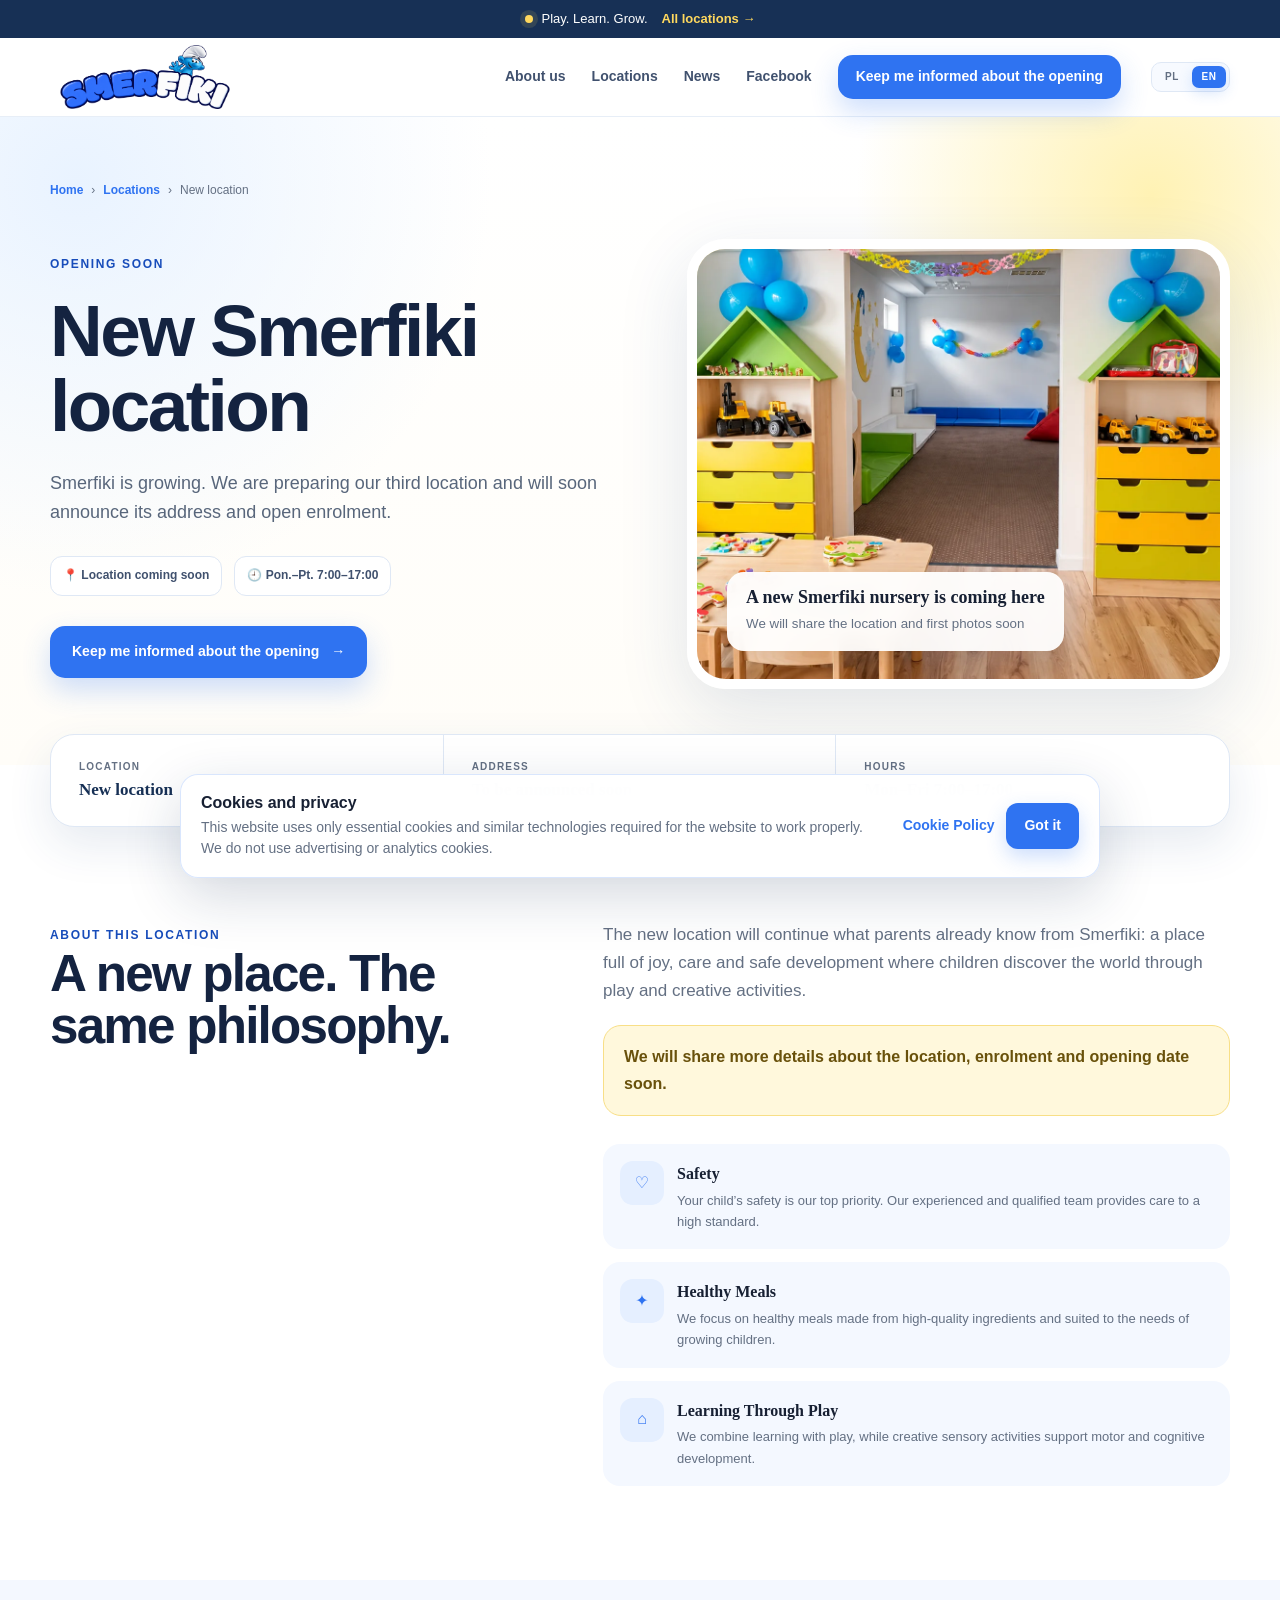
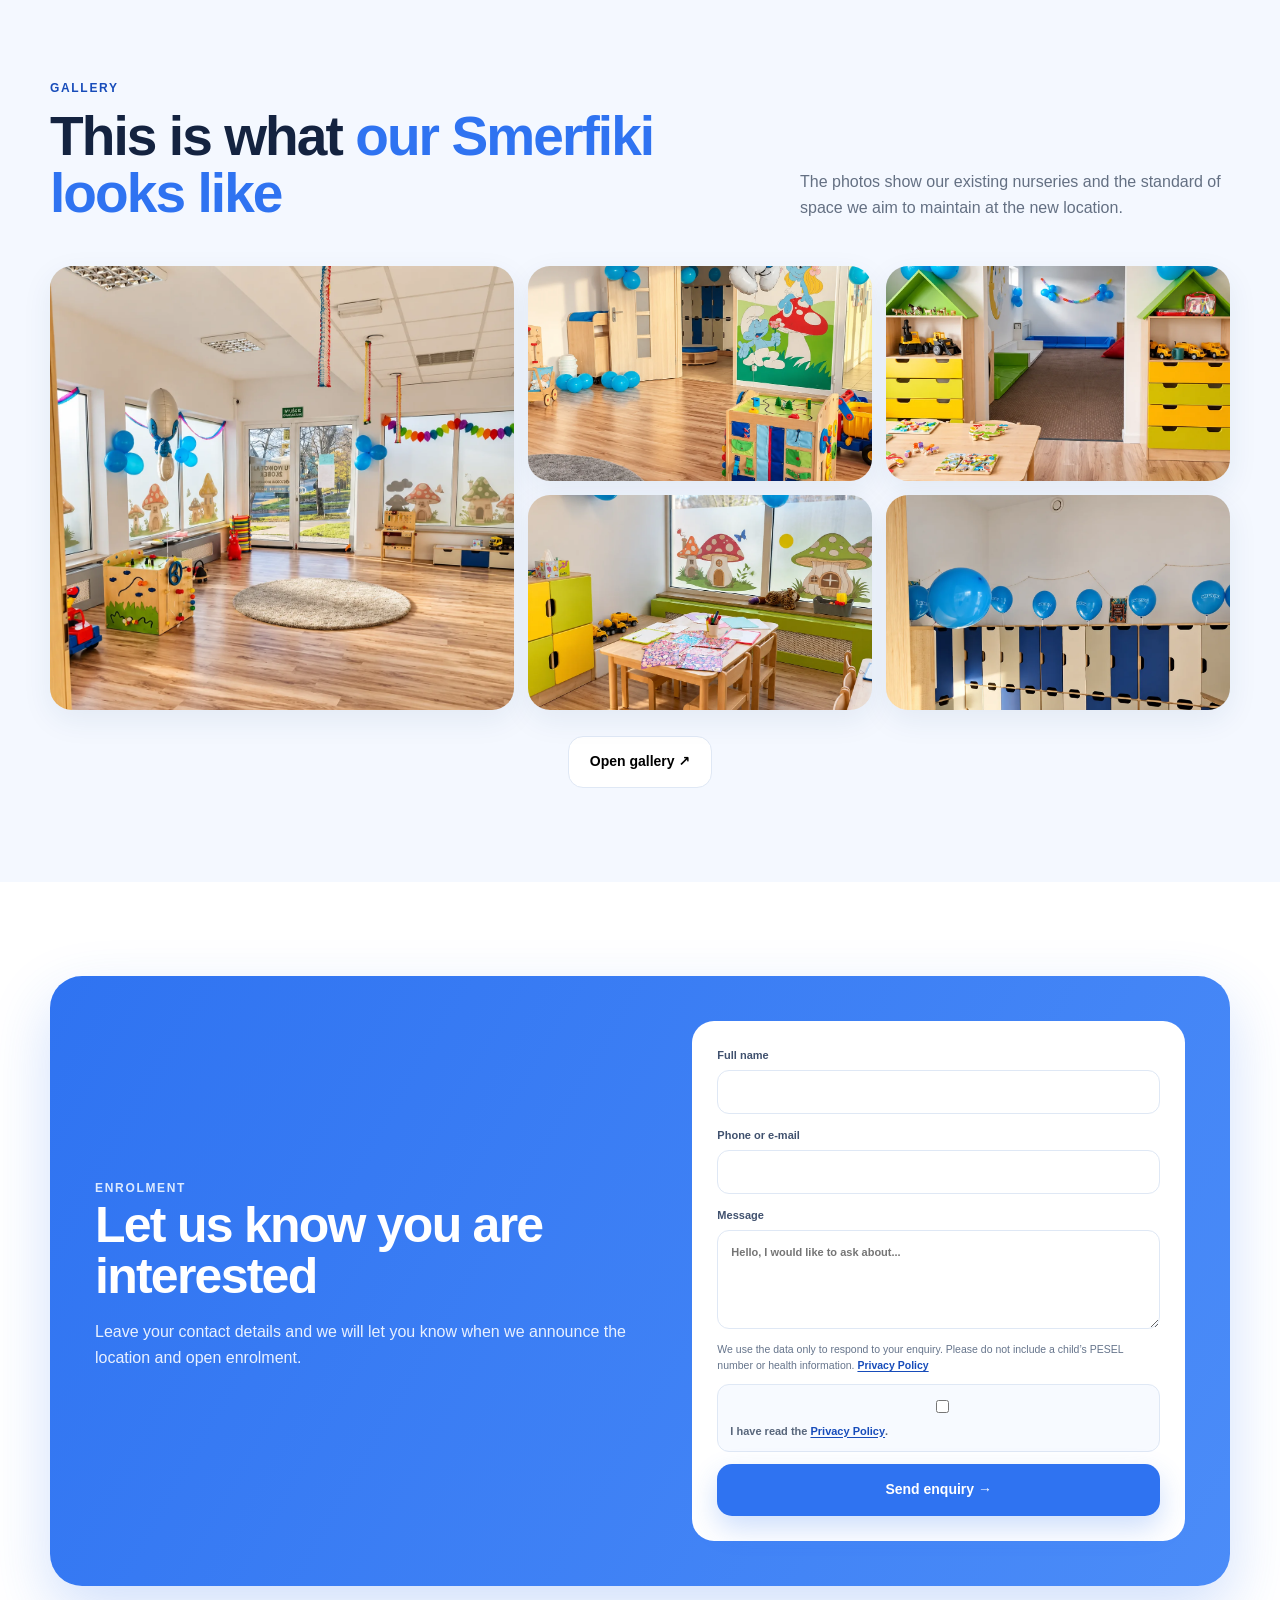
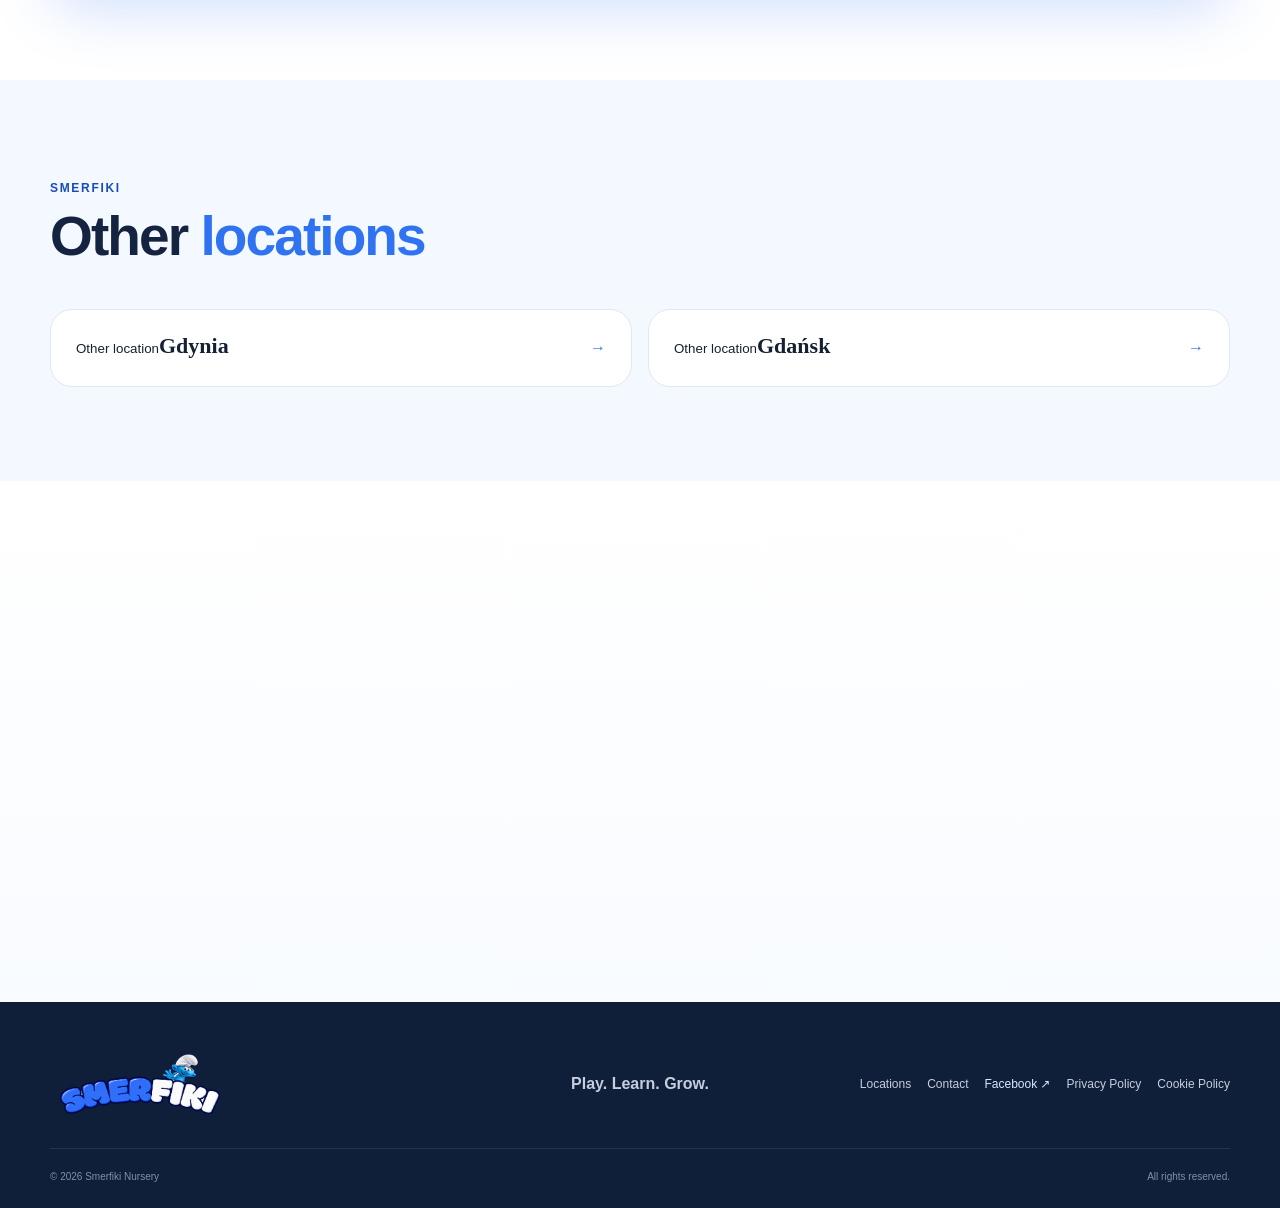
<file: en/locations/new-location/index.html>
<!DOCTYPE html>

<html lang="en">
<head>
<meta charset="utf-8"/>
<meta content="width=device-width, initial-scale=1" name="viewport"/>
<meta content="A new Smerfiki nursery is coming soon. Leave your contact details to receive information about the location and enrolment." name="description"/>
<meta content="#2f73f1" name="theme-color"/>
<title>New Smerfiki location | Smerfiki Nursery</title>
<link href="/styles.css" rel="stylesheet"/>
<link href="/placowki/nowa-placowka/" hreflang="pl" rel="alternate"/><link href="/en/locations/new-location/" hreflang="en" rel="alternate"/><link href="/placowki/nowa-placowka/" hreflang="x-default" rel="alternate"/></head>
<body class="branch-page branch-soon">
<div class="announcement"><div class="wrap announcement__inner"><span class="announcement__dot"></span><span>Play. Learn. Grow.</span><a href="/en/#placowki">All locations →</a></div></div>
<header class="site-header"><div class="wrap nav">
<a aria-label="Smerfiki — home" class="logo" href="/en/"><img alt="Smerfiki" src="/assets/smerfiki-logo.png"/></a>
<button aria-controls="mainNav" aria-expanded="false" aria-label="Open menu" class="nav-toggle" type="button"><span></span><span></span><span></span></button><nav class="nav-links" id="mainNav"><a href="/en/#o-nas">About us</a><a href="/en/#placowki">Locations</a><a href="/en/#aktualnosci">News</a><a href="https://www.facebook.com/profile.php?id=61565765199430" rel="noopener" target="_blank">Facebook</a><a class="btn btn--small btn--primary" href="#kontakt">Keep me informed about the opening</a><div aria-label="Language" class="lang-switch"><a href="/placowki/nowa-placowka/" hreflang="pl" lang="pl">PL</a><a aria-current="page" class="is-active" href="/en/locations/new-location/" hreflang="en" lang="en">EN</a></div></nav>
</div></header>
<main>
<section class="branch-hero"><div class="wrap">
<div class="branch-breadcrumbs"><a href="/en/">Home</a><span>›</span><a href="/en/#placowki">Locations</a><span>›</span><span>New location</span></div>
<div class="branch-hero__grid">
<div><span class="kicker">Opening soon</span><h1>New Smerfiki location</h1><p class="branch-hero__lead">Smerfiki is growing. We are preparing our third location and will soon announce its address and open enrolment.</p>
<div class="branch-meta"><span>📍 Location coming soon</span><span>🕘 Pon.–Pt. 7:00–17:00</span></div>
<div class="hero__actions"><a class="btn btn--primary" href="#kontakt">Keep me informed about the opening <span>→</span></a></div>
</div>
<div class="branch-photo branch-photo--image"><img alt="Interior of Smerfiki Nursery" loading="eager" src="/assets/gallery/09-sala-domki.webp"/><div class="branch-photo__label"><b>A new Smerfiki nursery is coming here</b><small>We will share the location and first photos soon</small></div></div>
</div>
</div></section>
<div class="branch-facts"><div class="wrap"><div class="branch-facts__grid">
<div class="branch-fact"><small>Location</small><b>New location</b></div><div class="branch-fact"><small>Address</small><b>To be announced soon</b></div><div class="branch-fact"><small>Hours</small><b>Mon–Fri 7:00–17:00</b></div>
</div></div></div>
<section class="section"><div class="wrap branch-intro">
<div><span class="kicker">About this location</span><h2>A new place. The same philosophy.</h2></div>
<div class="branch-intro__copy"><p>The new location will continue what parents already know from Smerfiki: a place full of joy, care and safe development where children discover the world through play and creative activities.</p><div class="soon-note">We will share more details about the location, enrolment and opening date soon.</div><div class="branch-points">
<div class="branch-point"><i>♡</i><div><b>Safety</b><span>Your child’s safety is our top priority. Our experienced and qualified team provides care to a high standard.</span></div></div>
<div class="branch-point"><i>✦</i><div><b>Healthy Meals</b><span>We focus on healthy meals made from high-quality ingredients and suited to the needs of growing children.</span></div></div>
<div class="branch-point"><i>⌂</i><div><b>Learning Through Play</b><span>We combine learning with play, while creative sensory activities support motor and cognitive development.</span></div></div>
</div></div>
</div></section>
<section class="section section--soft"><div class="wrap"><div class="section-heading"><div><span class="kicker">Gallery</span><h2>This is what <em>our Smerfiki looks like</em></h2></div><p>The photos show our existing nurseries and the standard of space we aim to maintain at the new location.</p></div><div class="gallery-real"><figure class="gallery-real__wide"><img alt="Interior of Smerfiki Nursery" loading="lazy" src="/assets/gallery/04-sala-zabaw.webp"/></figure><figure><img alt="Interior of Smerfiki Nursery" loading="lazy" src="/assets/gallery/06-sala-smerfy.webp"/></figure><figure><img alt="Interior of Smerfiki Nursery" loading="lazy" src="/assets/gallery/09-sala-domki.webp"/></figure><figure><img alt="Interior of Smerfiki Nursery" loading="lazy" src="/assets/gallery/11-kacik-plastyczny.webp"/></figure><figure><img alt="Interior of Smerfiki Nursery" loading="lazy" src="/assets/gallery/03-szatnia.webp"/></figure></div><div class="gallery-actions"><button class="btn btn--ghost gallery-open-btn" data-gallery-open="" type="button">Open gallery ↗</button></div></div></section>
<section class="section" id="kontakt"><div class="wrap branch-contact-card"><div><span class="kicker" style="color:#dceaff">Enrolment</span><h2>Let us know you are interested</h2><p>Leave your contact details and we will let you know when we announce the location and open enrolment.</p></div>
<form action="/en/thank-you/" class="branch-form" data-netlify="true" method="POST" name="kontakt-nowa-placowka-en" netlify-honeypot="bot-field"><input name="form-name" type="hidden" value="kontakt-nowa-placowka-en"/><input name="privacy_version" type="hidden" value="2026-10-13"/><input name="language" type="hidden" value="EN"/><input name="placowka" type="hidden" value="New location"/><p class="hidden"><label>Do not fill in: <input name="bot-field"/></label></p><label>Full name<input name="name" required=""/></label><label>Phone or e-mail<input name="contact" required=""/></label><label>Message<textarea name="message" placeholder="Hello, I would like to ask about..." rows="4"></textarea></label><p class="form-privacy-note form-privacy-note--branch">We use the data only to respond to your enquiry. Please do not include a child’s PESEL number or health information. <a href="/en/privacy-policy/" rel="noopener" target="_blank">Privacy Policy</a></p><label class="checkbox privacy-check privacy-check--branch"><input name="privacy_acknowledged" required="" type="checkbox" value="yes"/><span>I have read the <a href="/en/privacy-policy/" rel="noopener" target="_blank">Privacy Policy</a>.</span></label><button class="btn btn--primary btn--full" type="submit">Send enquiry →</button></form>
</div></section>
<section class="section section--soft"><div class="wrap"><div class="section-heading"><div><span class="kicker">Smerfiki</span><h2>Other <em>locations</em></h2></div></div><div class="other-branches"><a class="other-branch" href="/en/locations/gdynia/"><div><small>Other location</small><b>Gdynia</b></div><span>→</span></a><a class="other-branch" href="/en/locations/gdansk/"><div><small>Other location</small><b>Gdańsk</b></div><span>→</span></a></div></div></section>
</main>
<section class="section funding-section" id="dofinansowanie">
<div class="wrap funding-grid reveal">
<div class="funding-copy">
<span class="kicker">Co-financing</span>
<h2>Programme <em>MALUCH+ 2022–2029</em></h2>
<p>Smerfiki Nursery receives co-financing under the MALUCH+ 2022–2029 programme.</p>
</div>
<a aria-label="Information about MALUCH+ 2022–2029 co-financing" class="funding-card" href="https://www.mapadotacji.gov.pl/" rel="noopener" target="_blank">
<img alt="MALUCH+ 2022–2029 co-financing information — European Funds and the European Union" loading="lazy" src="/assets/dofinansowanie-maluch-plus.jpg"/>
</a>
</div>
</section><footer class="footer"><div class="wrap footer__top"><a class="logo logo--footer" href="/en/"><img alt="Smerfiki" src="/assets/smerfiki-logo.png"/></a><p>Play. Learn. Grow.</p><div class="footer__links"><a href="/en/#placowki">Locations</a><a href="/en/#kontakt">Contact</a><a href="https://www.facebook.com/profile.php?id=61565765199430" rel="noopener" target="_blank">Facebook ↗</a><a href="/en/privacy-policy/">Privacy Policy</a><a href="/en/cookie-policy/">Cookie Policy</a></div></div><div class="wrap footer__bottom"><span>© 2026 Smerfiki Nursery</span><span>All rights reserved.</span></div></footer>
<script defer="" src="/gallery.js"></script>
<script defer="True" src="/branch.js"></script><script defer src="/cookie-notice.js"></script>
</body>
</html>
</file>
<file: styles.css>
:root {
  --blue: #2f73f1;
  --blue-dark: #174cba;
  --navy: #173055;
  --ink: #172033;
  --muted: #647083;
  --cream: #fff9ef;
  --soft: #f4f8ff;
  --yellow: #ffd85e;
  --coral: #ff806f;
  --mint: #91dfc5;
  --white: #fff;
  --line: #dfe8f5;
  --radius: 28px;
  --shadow: 0 22px 70px rgba(35,74,131,.14);
  --wrap: 1180px;
}
* { box-sizing: border-box; }
html { scroll-behavior: smooth; }
body { margin: 0; font-family: "Segoe UI", Arial, system-ui, sans-serif; color: var(--ink); background: #fff; line-height: 1.65; }
a { color: inherit; text-decoration: none; }
button,input,textarea { font: inherit; }
img { max-width: 100%; display: block; }
.wrap { width: min(var(--wrap), calc(100% - 40px)); margin-inline: auto; }
.hidden { position:absolute!important; left:-9999px!important; }
.skip-link { position: fixed; left: 12px; top: -60px; z-index: 100; background: #fff; padding: 10px 16px; border-radius: 12px; box-shadow: var(--shadow); }
.skip-link:focus { top: 12px; }
.announcement { background: var(--navy); color: white; font-size: 13px; }
.announcement__inner { min-height: 38px; display:flex; align-items:center; justify-content:center; gap:9px; }
.announcement__dot { width: 8px; height: 8px; border-radius:50%; background: var(--yellow); box-shadow:0 0 0 5px rgba(255,216,94,.12); }
.announcement a { margin-left: 5px; color: var(--yellow); font-weight: 800; }
.site-header { position: sticky; top: 0; z-index: 50; background: rgba(255,255,255,.92); backdrop-filter: blur(16px); border-bottom: 1px solid rgba(223,232,245,.75); }
.nav { min-height: 78px; display:flex; align-items:center; justify-content:space-between; gap:32px; }
.logo { display:inline-flex; align-items:center; min-width:max-content; text-decoration:none; }
.logo img { display:block; width:190px; height:auto; }
.logo__mark { display:grid; place-items:center; width:46px; height:46px; border-radius: 48% 52% 43% 57% / 60% 42% 58% 40%; background: var(--blue); color:white; font: 900 28px/1 "Segoe UI",Arial,sans-serif; transform: rotate(-5deg); box-shadow: 0 8px 20px rgba(47,115,241,.28); }
.logo__copy { display:grid; line-height:1; }
.logo__copy strong { font: 900 24px/1 "Segoe UI",Arial,sans-serif; letter-spacing:-.5px; }
.logo__copy small { font-size: 10px; text-transform:uppercase; letter-spacing:.18em; color:var(--muted); margin-top:5px; }
.logo--footer img { width:180px; }
.nav-links { display:flex; align-items:center; gap:26px; font-size:14px; font-weight:700; }
.nav-links > a:not(.btn) { color:#40516e; transition:.2s ease; }
.nav-links > a:not(.btn):hover { color:var(--blue); }
.nav-toggle { display:none; width:44px;height:44px;border:0;background:var(--soft);border-radius:14px;padding:12px; }
.nav-toggle span { display:block;height:2px;background:var(--ink);margin:4px 0;border-radius:2px; }
.section { padding: 94px 0; }
.hero { background: radial-gradient(circle at 10% 0%, #eaf3ff 0, transparent 34%), radial-gradient(circle at 88% 12%, #fff4c8 0, transparent 24%), linear-gradient(#fff, #fffdf8); overflow:hidden; padding-top:78px; }
.hero__grid { display:grid; grid-template-columns:1.02fr .98fr; gap:70px; align-items:center; }
.pill,.kicker { display:inline-flex; align-items:center; gap:8px; color:var(--blue-dark); font-weight:800; font-size:12px; text-transform:uppercase; letter-spacing:.14em; }
.pill { padding:9px 13px; border-radius:999px; background:#ecf3ff; text-transform:none; letter-spacing:0; font-size:13px; }
.pill span:first-child { color:var(--blue); }
h1,h2,h3 { font-family:"Segoe UI",Arial,sans-serif; margin:0; color:#142340; line-height:1.03; letter-spacing:-.035em; }
h1 { font-size:clamp(52px,6.1vw,82px); max-width:760px; margin-top:20px; }
h1 em,h2 em { font-style:normal; color:var(--blue); position:relative; }
h1 em:after { content:""; position:absolute; left:1%; right:2%; bottom:-7px; height:8px; background:var(--yellow); border-radius:50%; transform:rotate(-1.5deg); z-index:-1; }
.hero__lead { max-width:620px; font-size:18px; color:#58667b; margin:28px 0 30px; }
.hero__actions { display:flex; gap:12px; flex-wrap:wrap; }
.btn { display:inline-flex; align-items:center; justify-content:center; gap:12px; min-height:52px; padding:0 21px; border:1px solid transparent; border-radius:15px; font-weight:800; font-size:14px; cursor:pointer; transition:.2s ease; }
.btn:hover { transform:translateY(-2px); }
.btn--small { min-height:44px; padding:0 17px; }
.btn--primary { background:var(--blue);color:#fff;box-shadow:0 12px 28px rgba(47,115,241,.24); }
.btn--primary:hover { background:var(--blue-dark); }
.btn--ghost { background:#fff;border-color:var(--line); }
.btn--white { background:#fff;color:var(--blue-dark); }
.btn--outline-white { color:white;border-color:rgba(255,255,255,.42); }
.btn--full { width:100%; }
.trust-row { margin-top:42px; display:flex; gap:36px; }
.trust-row div { display:grid; }
.trust-row strong { font:900 24px/1 "Segoe UI",Arial,sans-serif; color:var(--navy); }
.trust-row span { color:var(--muted); font-size:12px; margin-top:5px; }
.hero-art { position:relative; min-height:540px; }
.art-card--main { position:absolute; inset:35px 18px 30px 42px; border-radius:50px 50px 38px 58px; background:linear-gradient(155deg,#cbe9ff 0 34%,#d9f4e9 34% 65%,#ffdba4 65%); border:10px solid #fff; box-shadow:var(--shadow); overflow:hidden; }
.window { position:absolute; left:9%; right:9%; top:9%; height:37%; display:flex; gap:10px; }
.window i { flex:1; background:linear-gradient(#c4e7ff 0 63%,#9fd9a6 63%); border:7px solid white; border-radius:18px; position:relative; }
.window i:after { content:""; position:absolute; inset:0 50% 0 auto; width:4px; background:#fff; }
.rug { position:absolute; width:55%;height:24%;border-radius:50%; background:#6bc5b0; left:24%;bottom:11%; transform:rotate(-4deg); border:8px solid rgba(255,255,255,.7); }
.shelf { position:absolute; left:7%;bottom:17%;width:31%;height:27%;background:#fff0c6;border-radius:18px 18px 8px 8px;display:grid;grid-template-columns:1fr 1fr;gap:8px;padding:10px;box-shadow:inset 0 -7px 0 #edbd67; }
.shelf span { border-radius:9px; background:#ff8f7e; }
.shelf span:nth-child(2),.shelf span:nth-child(3){background:#74b8ff}.shelf span:nth-child(4){background:#ffd55c}
.toy { position:absolute;border-radius:50%;box-shadow:0 10px 20px rgba(0,0,0,.07); }
.toy--1 { width:60px;height:60px;background:#ffcf54;right:17%;bottom:19%; }
.toy--2 { width:42px;height:42px;background:#ff7d70;right:9%;bottom:13%; }
.plant { position:absolute;right:11%;bottom:30%;width:70px;height:100px; }
.plant b { position:absolute;bottom:0;left:17px;width:40px;height:42px;background:#f39873;border-radius:8px 8px 16px 16px; }
.plant i { position:absolute; width:36px;height:58px;background:#59b98b;border-radius:70% 20% 70% 20%;top:8px;left:16px;transform:rotate(-30deg); }
.plant i:last-child { left:37px; transform:rotate(35deg) scale(.88); }
.art-caption { position:absolute;left:7%;bottom:5%;background:rgba(255,255,255,.92);padding:10px 14px;border-radius:15px;display:grid;line-height:1.2;box-shadow:0 8px 24px rgba(0,0,0,.08); }
.art-caption b { font-size:13px;color:var(--navy); }.art-caption span { font-size:9px;color:var(--muted);margin-top:3px; }
.sun { position:absolute; width:100px;height:100px;border-radius:50%;background:var(--yellow);right:-8px;top:0;box-shadow:0 0 0 18px rgba(255,216,94,.22); }
.cloud { position:absolute;width:100px;height:38px;background:#fff;border-radius:40px;box-shadow:var(--shadow); }
.cloud:before,.cloud:after { content:"";position:absolute;background:#fff;border-radius:50%; }.cloud:before{width:45px;height:45px;left:18px;top:-22px}.cloud:after{width:58px;height:58px;right:9px;top:-31px}
.cloud--a{left:0;top:75px;transform:scale(.65)}.cloud--b{right:8px;top:150px;transform:scale(.44)}
.mini-card { position:absolute; background:#fff; border:1px solid #edf1f8; border-radius:18px; padding:12px 15px; display:flex;align-items:center;gap:9px;box-shadow:0 15px 40px rgba(35,74,131,.16);font-size:12px; }
.mini-card span { display:grid;place-items:center;width:34px;height:34px;border-radius:11px;background:#fff2b9;font-size:18px; }.mini-card--left{left:5px;bottom:58px;transform:rotate(-4deg)}.mini-card--right{right:0;top:235px;transform:rotate(4deg)}.mini-card--right span{background:#e8f2ff;color:var(--blue)}
.marquee { overflow:hidden;background:var(--blue);color:white;padding:14px 0; transform:rotate(-1deg) scale(1.02); }
.marquee__track { white-space:nowrap;display:flex;gap:25px;justify-content:space-around;align-items:center;font:800 13px/1 "Segoe UI";letter-spacing:.08em;text-transform:uppercase; }.marquee__track b{color:var(--yellow)}
.section-heading { display:flex; justify-content:space-between; gap:70px; align-items:end; margin-bottom:44px; }
.section-heading h2,.about-copy h2,.contact-copy h2,.recruitment h2 { font-size:clamp(38px,4.3vw,58px); max-width:720px; margin-top:8px; }
.section-heading > p { max-width:430px; color:var(--muted); margin:0; }
.feature-grid { display:grid;grid-template-columns:repeat(4,1fr);gap:16px; }
.feature-card { background:#fff;border:1px solid var(--line);border-radius:24px;padding:28px;min-height:280px;display:flex;flex-direction:column;transition:.25s ease; }
.feature-card:hover{transform:translateY(-7px);box-shadow:var(--shadow);border-color:transparent}.feature-icon{width:86px;height:96px;border-radius:22px;background:#eef5ff;display:grid;place-items:center;margin-bottom:auto;overflow:hidden;padding:6px}.feature-icon img{width:100%;height:100%;object-fit:contain;display:block}.feature-card:nth-child(2) .feature-icon{background:#fff4d0}.feature-card:nth-child(3) .feature-icon{background:#e8f9f2}.feature-card:nth-child(4) .feature-icon{background:#fff0ee}
.feature-card h3{font-size:23px;margin:24px 0 10px}.feature-card p{font-size:14px;color:var(--muted);margin:0}
.section--soft { background:var(--soft); }
.about-grid{display:grid;grid-template-columns:1fr 1fr;gap:90px;align-items:center}.about-visual{min-height:520px;position:relative}.blob-photo{position:absolute;inset:10px 45px 10px 0;background:linear-gradient(145deg,#79c1ff,#e2f1ff 48%,#ffe5a1);border-radius:39% 61% 50% 50% / 46% 40% 60% 54%;display:flex;align-items:center;justify-content:center;gap:16px;overflow:hidden;box-shadow:var(--shadow)}.blob-photo:after{content:"";position:absolute;left:-10%;right:-10%;bottom:-10%;height:42%;background:#93d8c2;border-radius:50% 50% 0 0}.face{width:112px;height:112px;border-radius:50%;display:grid;place-items:center;background:#fff;font:800 28px/1 "Segoe UI";position:relative;z-index:2;box-shadow:0 15px 35px rgba(23,48,85,.16)}.face--two{background:#fff4c7;transform:translateY(35px)}.face--three{background:#ffd8d1;transform:translateY(-25px)}.doodle{position:absolute;z-index:3;color:white;font-size:36px}.doodle--1{left:10%;top:16%}.doodle--2{right:12%;top:22%}.doodle--3{right:18%;bottom:15%;color:#fff7d0}.sticker{position:absolute;right:0;bottom:30px;background:#fff;padding:17px 20px;border-radius:18px;box-shadow:var(--shadow);transform:rotate(4deg);font-size:13px;line-height:1.2}.sticker strong{font:900 17px/1.1 "Segoe UI"}.about-copy p{color:var(--muted);font-size:17px}.about-copy blockquote{margin:30px 0;padding:19px 22px;border-left:4px solid var(--yellow);background:white;border-radius:0 18px 18px 0;font-weight:700;color:#33425b}.text-link{font-weight:800;color:var(--blue)}
.news-grid{display:grid;grid-template-columns:repeat(3,1fr);gap:18px}.news-card{border:1px solid var(--line);border-radius:24px;overflow:hidden;background:#fff;transition:.25s ease}.news-card:hover{transform:translateY(-5px);box-shadow:var(--shadow)}.news-art{height:190px;background:linear-gradient(135deg,#d6eaff,#fef3c2);position:relative;overflow:hidden}.news-card:nth-child(2) .news-art{background:linear-gradient(135deg,#dff7ef,#cbddff)}.news-card:nth-child(3) .news-art{background:linear-gradient(135deg,#ffe2dc,#fff2b7)}.news-art:before{content:"✦";position:absolute;right:30px;top:20px;font-size:90px;color:rgba(255,255,255,.8);transform:rotate(12deg)}.news-art:after{content:"☺";position:absolute;left:34px;bottom:16px;width:100px;height:100px;border-radius:50%;display:grid;place-items:center;background:rgba(255,255,255,.75);font-size:36px;color:var(--blue)}.news-body{padding:24px}.news-meta{display:flex;justify-content:space-between;gap:12px;font-size:11px;color:var(--muted);text-transform:uppercase;letter-spacing:.08em;font-weight:800}.news-body h3{font-size:22px;margin:12px 0 9px}.news-body p{margin:0;color:var(--muted);font-size:14px}
.locations{background:var(--navy);color:white}.section-heading--light h2{color:white}.section-heading--light h2 em{color:var(--yellow)}.section-heading--light .kicker{color:#91b9ff}.section-heading--light>p{color:#b9c5d8}.location-grid{display:grid;grid-template-columns:1fr 1fr;gap:18px}.location-card{background:#fff;color:var(--ink);border-radius:27px;padding:32px;position:relative;overflow:hidden}.location-card:after{content:"";position:absolute;width:180px;height:180px;border-radius:50%;background:#eef5ff;right:-45px;bottom:-65px}.location-city{display:inline-flex;padding:7px 10px;border-radius:10px;background:#edf4ff;color:var(--blue);font-size:11px;font-weight:800;text-transform:uppercase;letter-spacing:.1em}.location-card h3{font-size:32px;margin:14px 0 9px}.location-card p{color:var(--muted);margin:0 0 23px;position:relative;z-index:2}.location-card a{position:relative;z-index:2;color:var(--blue);font-weight:800;font-size:14px}
.recruitment{background:#fff}.recruitment__card{background:linear-gradient(120deg,var(--blue),#4c8bf8);color:white;border-radius:34px;padding:48px;display:flex;align-items:center;justify-content:space-between;gap:45px;box-shadow:0 24px 60px rgba(47,115,241,.24);position:relative;overflow:hidden}.recruitment__card:after{content:"";position:absolute;width:260px;height:260px;border:60px solid rgba(255,255,255,.09);border-radius:50%;right:-90px;top:-120px}.recruitment__card .kicker{color:#dceaff}.recruitment__card h2{color:white;margin:8px 0 12px;font-size:42px}.recruitment__card p{margin:0;max-width:660px;color:#e8f1ff}.recruitment__actions{display:grid;gap:10px;min-width:260px;position:relative;z-index:2}
.contact-grid{display:grid;grid-template-columns:.85fr 1.15fr;gap:90px;align-items:start}.contact-copy p{color:var(--muted);max-width:460px}.contact-lines{display:grid;margin-top:30px}.contact-lines>a,.contact-lines>div{display:flex;justify-content:space-between;gap:20px;padding:15px 0;border-bottom:1px solid var(--line);font-size:13px}.contact-lines span{color:var(--muted)}.contact-lines b{color:var(--navy)}.contact-form{background:var(--soft);padding:30px;border-radius:28px;border:1px solid #e5edf8}.form-row{display:grid;grid-template-columns:1fr 1fr;gap:14px}.contact-form label:not(.checkbox){display:grid;gap:7px;font-size:12px;font-weight:800;color:#41516b;margin-bottom:14px}.contact-form input,.contact-form textarea{width:100%;border:1px solid #dbe4f1;background:white;border-radius:13px;padding:13px 14px;outline:none;transition:.2s}.contact-form input:focus,.contact-form textarea:focus{border-color:var(--blue);box-shadow:0 0 0 4px rgba(47,115,241,.09)}.contact-form textarea{resize:vertical}.checkbox{display:flex;align-items:flex-start;gap:9px;font-size:11px;color:var(--muted);margin:6px 0 18px}.checkbox input{width:auto;margin-top:4px}.footer{background:#0f1f39;color:#c4cede;padding:52px 0 22px}.logo--footer .logo__copy strong{color:#fff}.logo--footer .logo__copy small{color:#91a0b8}.footer__top{display:grid;grid-template-columns:1fr 1fr 1fr;align-items:center;gap:30px}.footer__top>p{text-align:center;font-weight:700}.footer__links{display:flex;justify-content:flex-end;flex-wrap:wrap;gap:16px;font-size:12px}.footer__bottom{display:flex;justify-content:space-between;gap:20px;border-top:1px solid rgba(255,255,255,.09);margin-top:34px;padding-top:20px;font-size:10px;color:#8090aa}
.reveal{opacity:0;transform:translateY(16px);transition:opacity .65s ease,transform .65s ease}.reveal.visible{opacity:1;transform:none}
@media(max-width:960px){.nav-toggle{display:block}.nav-links{position:absolute;left:20px;right:20px;top:70px;background:#fff;border:1px solid var(--line);border-radius:20px;padding:18px;box-shadow:var(--shadow);display:none;flex-direction:column;align-items:stretch;gap:0}.nav-links.open{display:flex}.nav-links a{padding:11px 9px}.hero__grid,.about-grid,.contact-grid{grid-template-columns:1fr}.hero__grid{gap:30px}.hero-art{min-height:480px;max-width:650px;width:100%;margin:auto}.feature-grid{grid-template-columns:1fr 1fr}.section-heading{align-items:start;flex-direction:column;gap:15px}.about-grid{gap:35px}.contact-grid{gap:40px}.recruitment__card{flex-direction:column;align-items:flex-start}.recruitment__actions{grid-template-columns:1fr 1fr;width:100%}.footer__top{grid-template-columns:1fr;justify-items:start}.footer__top>p{text-align:left}.footer__links{justify-content:flex-start}}
@media(max-width:650px){.wrap{width:min(var(--wrap),calc(100% - 28px))}.announcement{font-size:11px}.announcement__inner{justify-content:flex-start;overflow:hidden;white-space:nowrap}.announcement a{margin-left:auto}.nav{min-height:68px}.logo img{width:150px}.logo--footer img{width:145px}.section{padding:70px 0}.hero{padding-top:50px}.hero__lead{font-size:16px}.hero__actions{display:grid}.btn{width:100%}.trust-row{gap:18px;justify-content:space-between}.trust-row strong{font-size:20px}.trust-row span{font-size:10px}.hero-art{min-height:390px}.art-card--main{inset:30px 3px 20px 22px}.mini-card--right{right:-4px;top:170px}.mini-card--left{left:-7px;bottom:42px}.cloud--a{left:-25px}.feature-grid,.news-grid,.location-grid,.form-row{grid-template-columns:1fr}.feature-card{min-height:225px}.about-visual{min-height:380px}.blob-photo{right:12px}.face{width:80px;height:80px;font-size:20px}.sticker{right:-2px}.recruitment__card{padding:32px 23px}.recruitment__card h2{font-size:34px}.recruitment__actions{grid-template-columns:1fr;min-width:0}.footer__bottom{flex-direction:column}.marquee{overflow-x:auto;scrollbar-width:none}.marquee::-webkit-scrollbar{display:none}.marquee__track{justify-content:flex-start;min-width:max-content;animation:none}}
@media(prefers-reduced-motion:reduce){html{scroll-behavior:auto}.reveal{opacity:1;transform:none;transition:none}.marquee__track{animation:none!important}.btn:hover,.feature-card:hover,.news-card:hover{transform:none}}

/* --- 3 placówki --- */
.location-grid{grid-template-columns:repeat(3,minmax(0,1fr));}
.location-card{min-height:330px;display:flex;flex-direction:column;}
.location-topline{display:flex;align-items:center;justify-content:space-between;gap:10px;position:relative;z-index:2;}
.location-card h3{font-size:30px;}
.location-address{font-weight:800;color:#31415b!important;min-height:42px;}
.location-description{font-size:14px;line-height:1.7;flex:1;}
.location-action{margin-top:14px;align-self:flex-start;}
.location-card--soon{background:linear-gradient(150deg,#fff8df,#fff);border:1px solid rgba(255,194,71,.5);}
.location-card--soon:after{background:#fff0b9;}
.location-card--soon .location-city{background:#fff0bd;color:#865d00;}
.location-pulse{display:inline-flex;align-items:center;gap:6px;padding:6px 9px;border-radius:999px;background:#17315b;color:white;font-size:10px;font-weight:900;text-transform:uppercase;letter-spacing:.08em;}
.contact-form select{width:100%;border:1px solid #dbe4f1;background:white;border-radius:13px;padding:13px 14px;outline:none;transition:.2s;color:#243550;}
.contact-form select:focus{border-color:var(--blue);box-shadow:0 0 0 4px rgba(47,115,241,.09)}
@media(max-width:960px){.location-grid{grid-template-columns:1fr 1fr}.location-card--soon{grid-column:1/-1}}
@media(max-width:650px){.location-grid{grid-template-columns:1fr}.location-card--soon{grid-column:auto}.location-card{min-height:0}}


/* --- Placówki jako podstrony --- */
.location-card{color:var(--ink);text-decoration:none;transition:transform .25s ease,box-shadow .25s ease;background:#fff;border:1px solid rgba(223,232,245,.7)}
.location-card:hover{transform:translateY(-7px);box-shadow:0 24px 55px rgba(12,38,78,.22)}
.location-card:hover .location-action{gap:10px;color:var(--blue-dark)}
.location-card:focus-visible{outline:4px solid rgba(255,216,94,.85);outline-offset:4px}
.location-visual{height:112px;border-radius:20px;background:linear-gradient(135deg,#e7f2ff,#fff2c8);display:flex;align-items:center;justify-content:center;margin:22px 0 20px;position:relative;z-index:2;overflow:hidden}
.location-visual:before,.location-visual:after{content:"";position:absolute;border-radius:50%;background:rgba(47,115,241,.10)}
.location-visual:before{width:130px;height:130px;left:-40px;top:-54px}.location-visual:after{width:90px;height:90px;right:-20px;bottom:-35px;background:rgba(255,216,94,.35)}
.location-visual span{width:62px;height:62px;border-radius:50%;background:#fff;display:grid;place-items:center;color:var(--blue);font:900 30px/1 "Segoe UI";box-shadow:0 9px 25px rgba(47,115,241,.12)}
.location-card--soon .location-visual{background:linear-gradient(135deg,#fff0b9,#fff8e3)}
.location-arrow{width:34px;height:34px;border-radius:50%;background:#edf4ff;color:var(--blue);display:grid;place-items:center;font-weight:900}
.location-action{display:inline-flex;align-items:center;gap:6px;margin-top:14px;align-self:flex-start;position:relative;z-index:2;color:var(--blue);font-weight:900;font-size:14px;transition:.2s}

/* podstrona placówki */
.branch-page{background:#fff}
.branch-hero{padding:64px 0 76px;background:radial-gradient(circle at 6% 10%,#e9f3ff 0,transparent 31%),radial-gradient(circle at 90% 12%,#fff2b4 0,transparent 23%),linear-gradient(#fff,#fffdf8)}
.branch-breadcrumbs{display:flex;gap:8px;flex-wrap:wrap;color:var(--muted);font-size:12px;margin-bottom:38px}.branch-breadcrumbs a{color:var(--blue);font-weight:800}
.branch-hero__grid{display:grid;grid-template-columns:1.02fr .98fr;gap:72px;align-items:center}
.branch-hero h1{font-size:clamp(46px,5.7vw,74px);margin-top:17px}.branch-hero__lead{font-size:18px;color:#58667b;max-width:620px;margin:25px 0 28px}.branch-meta{display:flex;gap:12px;flex-wrap:wrap;margin:26px 0 30px}.branch-meta span{padding:9px 12px;background:#fff;border:1px solid var(--line);border-radius:12px;font-size:12px;font-weight:800;color:#40516e}
.branch-photo{min-height:450px;border-radius:38px;background:linear-gradient(145deg,#d9ecff,#f6fbff 45%,#ffebac);box-shadow:var(--shadow);position:relative;overflow:hidden;border:10px solid #fff}
.branch-photo:before{content:"";position:absolute;width:250px;height:250px;background:#87d4b7;border-radius:50%;left:-55px;bottom:-85px}.branch-photo:after{content:"";position:absolute;width:160px;height:160px;background:#ffcf5b;border-radius:50%;right:-30px;top:-35px}
.branch-photo__label{position:absolute;z-index:2;left:30px;bottom:28px;background:rgba(255,255,255,.94);padding:16px 19px;border-radius:17px;box-shadow:0 10px 30px rgba(23,48,85,.12);display:grid}.branch-photo__label b{font:900 18px/1.1 "Segoe UI"}.branch-photo__label small{color:var(--muted);margin-top:5px}.branch-smile{position:absolute;z-index:2;left:50%;top:44%;transform:translate(-50%,-50%);width:125px;height:125px;border-radius:50%;background:#fff;display:grid;place-items:center;font-size:40px;color:var(--blue);box-shadow:0 20px 45px rgba(23,48,85,.14)}
.branch-facts{margin-top:-31px;position:relative;z-index:3}.branch-facts__grid{background:#fff;border:1px solid var(--line);border-radius:24px;box-shadow:0 18px 45px rgba(35,74,131,.11);display:grid;grid-template-columns:repeat(3,1fr);overflow:hidden}.branch-fact{padding:24px 28px;border-right:1px solid var(--line)}.branch-fact:last-child{border-right:0}.branch-fact small{display:block;color:var(--muted);font-size:10px;text-transform:uppercase;letter-spacing:.12em;font-weight:900}.branch-fact b{display:block;margin-top:4px;font:800 17px/1.35 "Segoe UI";color:var(--navy)}
.branch-intro{display:grid;grid-template-columns:.86fr 1.14fr;gap:80px;align-items:start}.branch-intro h2{font-size:clamp(36px,4vw,54px)}.branch-intro__copy>p{font-size:17px;color:var(--muted);margin-top:0}.branch-points{display:grid;gap:13px;margin-top:28px}.branch-point{display:grid;grid-template-columns:44px 1fr;gap:13px;align-items:start;padding:17px;background:var(--soft);border-radius:17px}.branch-point i{width:44px;height:44px;border-radius:13px;background:#e5efff;display:grid;place-items:center;color:var(--blue);font-style:normal;font-weight:900}.branch-point b{display:block;font-family:"Segoe UI"}.branch-point span{display:block;font-size:13px;color:var(--muted);margin-top:2px}
.gallery-demo{display:grid;grid-template-columns:1.5fr 1fr 1fr;grid-template-rows:210px 210px;gap:14px}.gallery-demo div{border-radius:22px;background:linear-gradient(135deg,#dcecff,#fdf0c6);position:relative;overflow:hidden}.gallery-demo div:first-child{grid-row:1/-1}.gallery-demo div:nth-child(3){background:linear-gradient(135deg,#dff6ee,#d4e6ff)}.gallery-demo div:nth-child(4){background:linear-gradient(135deg,#ffe5df,#fff2ba)}.gallery-demo div:after{content:"zdjęcie placówki";position:absolute;left:16px;bottom:14px;background:rgba(255,255,255,.9);padding:6px 9px;border-radius:9px;font-size:10px;font-weight:900;text-transform:uppercase;letter-spacing:.06em;color:#53627a}
.branch-contact-card{background:linear-gradient(120deg,var(--blue),#4b8cf8);color:#fff;border-radius:32px;padding:45px;display:grid;grid-template-columns:1fr .9fr;gap:50px;align-items:center;box-shadow:0 24px 60px rgba(47,115,241,.22)}.branch-contact-card h2{color:#fff;font-size:clamp(34px,4vw,50px)}.branch-contact-card p{color:#e9f1ff}.branch-form{background:#fff;color:var(--ink);padding:25px;border-radius:22px}.branch-form label{display:grid;gap:6px;font-size:11px;font-weight:900;color:#40516e;margin-bottom:12px}.branch-form input,.branch-form textarea{width:100%;border:1px solid var(--line);padding:12px 13px;border-radius:12px;outline:none}.branch-form input:focus,.branch-form textarea:focus{border-color:var(--blue);box-shadow:0 0 0 4px rgba(47,115,241,.09)}
.other-branches{display:grid;grid-template-columns:repeat(2,1fr);gap:16px}.other-branch{padding:25px;border:1px solid var(--line);border-radius:22px;display:flex;align-items:center;justify-content:space-between;gap:15px;transition:.2s;background:#fff}.other-branch:hover{transform:translateY(-3px);box-shadow:var(--shadow)}.other-branch b{font:900 22px/1 "Segoe UI"}.other-branch span{color:var(--blue);font-weight:900}
.branch-soon .branch-photo{background:linear-gradient(145deg,#fff3c5,#fffaf0 45%,#dcecff)}.branch-soon .branch-smile{color:#8b6500}.soon-note{background:#fff8dc;border:1px solid #f8df87;border-radius:18px;padding:18px 20px;color:#69510b;font-weight:700;margin:20px 0}
@media(max-width:960px){.branch-hero__grid,.branch-intro,.branch-contact-card{grid-template-columns:1fr}.branch-photo{min-height:390px}.branch-facts__grid{grid-template-columns:1fr}.branch-fact{border-right:0;border-bottom:1px solid var(--line)}.branch-fact:last-child{border-bottom:0}.gallery-demo{grid-template-columns:1fr 1fr}.gallery-demo div:first-child{grid-row:auto;grid-column:1/-1}.other-branches{grid-template-columns:1fr}}
@media(max-width:650px){.branch-hero{padding-top:40px}.branch-photo{min-height:320px}.gallery-demo{grid-template-columns:1fr;grid-template-rows:none}.gallery-demo div,.gallery-demo div:first-child{grid-column:auto;height:220px}.branch-contact-card{padding:28px 20px}.branch-facts{margin-top:-16px}}


/* --- Smerfiki: zdjęcia, galeria i dofinansowanie --- */
.hero-photo{position:relative;min-height:540px;border-radius:42px;overflow:hidden;box-shadow:var(--shadow);border:8px solid #fff;background:#eaf3ff}
.hero-photo>img{position:absolute;inset:0;width:100%;height:100%;object-fit:cover;object-position:center}
.hero-photo:after{content:"";position:absolute;inset:0;background:linear-gradient(180deg,transparent 55%,rgba(10,28,54,.52));pointer-events:none}
.hero-photo__badge{position:absolute;z-index:2;left:24px;right:24px;bottom:24px;background:rgba(255,255,255,.94);backdrop-filter:blur(12px);border-radius:18px;padding:15px 17px;box-shadow:0 12px 30px rgba(16,40,76,.18);display:grid;gap:3px}
.hero-photo__badge strong{font:900 18px/1.15 "Segoe UI",Arial,sans-serif;color:var(--navy)}
.hero-photo__badge span{font-size:11px;color:var(--muted)}
.about-visual--photo{min-height:520px;border-radius:34px;overflow:hidden;box-shadow:var(--shadow);position:relative;background:#eaf3ff}
.about-visual--photo>img{position:absolute;inset:0;width:100%;height:100%;object-fit:cover}
.about-visual--photo .sticker{z-index:2;right:20px;bottom:20px;top:auto}
.gallery-section{background:#fff}
.gallery-real{display:grid;grid-template-columns:1.35fr 1fr 1fr;grid-auto-rows:215px;gap:14px}
.gallery-real figure{margin:0;overflow:hidden;border-radius:22px;background:#edf3fb;box-shadow:0 10px 30px rgba(31,68,121,.08)}
.gallery-real figure.gallery-real__wide{grid-row:span 2}
.gallery-real img{width:100%;height:100%;object-fit:cover;transition:transform .35s ease}
.gallery-real figure:hover img{transform:scale(1.025)}
.location-visual img{position:absolute;inset:0;width:100%;height:100%;object-fit:cover;z-index:2}
.location-visual:has(img):after{z-index:3;background:linear-gradient(180deg,transparent,rgba(20,48,85,.08));inset:0;width:auto;height:auto;right:0;bottom:0;border-radius:0}
.branch-photo--image{overflow:hidden;background:#eaf3ff}
.branch-photo--image:before,.branch-photo--image:after{display:none}
.branch-photo--image>img{position:absolute;inset:0;width:100%;height:100%;object-fit:cover;z-index:1}
.branch-photo--image .branch-photo__label{z-index:3;background:rgba(255,255,255,.94);backdrop-filter:blur(10px)}
.funding-section{padding-top:72px;padding-bottom:72px;background:linear-gradient(180deg,#fff,#f8fbff)}
.funding-grid{display:grid;grid-template-columns:.72fr 1.28fr;gap:55px;align-items:center}
.funding-copy h2{font-size:clamp(36px,4vw,54px);margin-top:10px}
.funding-copy p{color:var(--muted);max-width:480px}
.funding-card{display:block;background:#fff;border:1px solid var(--line);border-radius:24px;padding:18px;box-shadow:0 18px 50px rgba(31,68,121,.10);transition:.2s ease}
.funding-card:hover{transform:translateY(-3px);box-shadow:0 24px 60px rgba(31,68,121,.14)}
.funding-card img{width:100%;height:auto;border-radius:12px}
.facebook-link b{color:#1877f2}
.footer a[target="_blank"]{color:#dbe7ff}
@media(max-width:960px){.hero-photo{min-height:480px}.funding-grid{grid-template-columns:1fr}.gallery-real{grid-template-columns:1fr 1fr}.gallery-real figure.gallery-real__wide{grid-column:1/-1;grid-row:auto;height:340px}}
@media(max-width:650px){.hero-photo{min-height:390px;border-radius:28px}.about-visual--photo{min-height:390px}.gallery-real{grid-template-columns:1fr;grid-auto-rows:230px}.gallery-real figure.gallery-real__wide{grid-column:auto;height:260px}.funding-section{padding-top:56px;padding-bottom:56px}.funding-card{padding:10px;border-radius:18px}}


/* Interaktywna galeria / lightbox */
.gallery-actions{display:flex;justify-content:center;margin-top:26px}
.gallery-open-btn{width:auto;cursor:pointer}
.gallery-clickable{cursor:zoom-in;position:relative;outline:none}
.gallery-clickable:after{content:"Powiększ ↗";position:absolute;right:12px;bottom:12px;padding:7px 10px;border-radius:999px;background:rgba(10,28,58,.78);color:#fff;font:800 10px/1 "Segoe UI",Arial,sans-serif;letter-spacing:.03em;opacity:0;transform:translateY(4px);transition:.2s ease;pointer-events:none}
.gallery-clickable:hover:after,.gallery-clickable:focus-visible:after{opacity:1;transform:none}
.gallery-clickable:focus-visible{box-shadow:0 0 0 4px rgba(47,115,241,.25)}
body.lightbox-open{overflow:hidden}
.lightbox{position:fixed;inset:0;z-index:9999;display:none;align-items:center;justify-content:center;padding:26px}
.lightbox.is-open{display:flex}
.lightbox__backdrop{position:absolute;inset:0;background:rgba(4,13,30,.9);backdrop-filter:blur(7px)}
.lightbox__dialog{position:relative;z-index:1;width:min(1180px,94vw);height:min(88vh,900px);display:grid;grid-template-columns:72px minmax(0,1fr) 72px;align-items:center}
.lightbox__figure{margin:0;height:100%;min-height:0;display:flex;flex-direction:column;align-items:center;justify-content:center;gap:12px}
.lightbox__image{display:block;max-width:100%;max-height:calc(88vh - 65px);width:auto;height:auto;object-fit:contain;border-radius:16px;box-shadow:0 25px 70px rgba(0,0,0,.35);background:#fff}
.lightbox__caption{width:min(100%,900px);display:flex;justify-content:space-between;gap:20px;color:#fff;font-size:13px}
.lightbox__counter{white-space:nowrap;color:#cbd8ec;font-weight:800}
.lightbox__close,.lightbox__nav{appearance:none;border:0;cursor:pointer;color:#fff;background:rgba(255,255,255,.12);backdrop-filter:blur(5px);transition:.2s ease}
.lightbox__close:hover,.lightbox__nav:hover{background:rgba(255,255,255,.22)}
.lightbox__close{position:absolute;right:4px;top:4px;z-index:3;width:46px;height:46px;border-radius:50%;font-size:30px;line-height:1}
.lightbox__nav{width:52px;height:72px;border-radius:18px;font-size:48px;line-height:1;display:grid;place-items:center}
.lightbox__nav--prev{justify-self:start}.lightbox__nav--next{justify-self:end}
@media(max-width:700px){.lightbox{padding:12px}.lightbox__dialog{width:100%;height:92vh;grid-template-columns:48px minmax(0,1fr) 48px}.lightbox__image{max-height:calc(92vh - 90px);border-radius:12px}.lightbox__nav{width:42px;height:58px;border-radius:14px;font-size:38px}.lightbox__caption{font-size:11px;padding:0 4px}.lightbox__text{max-width:75%}.gallery-clickable:after{opacity:1;transform:none;font-size:9px}.gallery-open-btn{width:100%}}


/* --- Language switch, privacy / GDPR --- */
.lang-switch{display:inline-flex;align-items:center;gap:3px;padding:3px;border:1px solid var(--line);background:#f7faff;border-radius:10px;margin-left:4px;flex:0 0 auto}
.lang-switch a{min-width:34px;padding:6px 8px!important;border-radius:7px;text-align:center;font-size:10px!important;line-height:1;font-weight:900!important;letter-spacing:.06em;color:#647083!important}
.lang-switch a:hover{color:var(--blue)!important;background:#fff}
.lang-switch a.is-active{background:var(--blue);color:#fff!important;box-shadow:0 5px 14px rgba(47,115,241,.18)}
.lang-switch--standalone{margin-left:auto}
.form-privacy-note{font-size:10.5px;line-height:1.55;color:var(--muted);margin:4px 0 10px}
.form-privacy-note a,.privacy-check a{color:var(--blue-dark);text-decoration:underline;text-underline-offset:2px;font-weight:800}
.privacy-check{padding:11px 12px;border-radius:12px;background:#fff;border:1px solid var(--line);margin:0 0 16px}
.privacy-check input{accent-color:var(--blue);flex:0 0 auto}
.branch-form .form-privacy-note{color:#65748b;margin-top:4px}
.branch-form .privacy-check{color:#58667b;background:#f7faff}
.privacy-page{padding:66px 0 90px;background:linear-gradient(180deg,#fff,#f7faff)}
.privacy-wrap{max-width:880px}
.privacy-wrap>.kicker{margin-top:34px}
.privacy-wrap h1{font-size:clamp(46px,6vw,72px);margin:12px 0 18px}
.privacy-lead{font-size:18px;color:var(--muted);max-width:760px;margin-bottom:44px}
.privacy-section{padding:26px 0;border-top:1px solid var(--line)}
.privacy-section h2{font-size:25px;margin-bottom:10px}
.privacy-section p{color:#526078;margin:0}
.privacy-section a{color:var(--blue-dark);text-decoration:underline;text-underline-offset:3px}
.success-card{max-width:720px;margin:40px auto;text-align:center;padding:54px;background:var(--soft);border:1px solid var(--line);border-radius:32px;box-shadow:var(--shadow)}
.success-card img{width:190px;margin:0 auto 30px}.success-card h1{font-size:clamp(42px,5vw,64px);margin:12px 0 18px}.success-card p{color:var(--muted);margin:0 auto 28px;max-width:540px}
@media(max-width:960px){.nav-links .lang-switch{margin:9px 0 0;align-self:flex-start}.branch-page .nav-toggle{display:block}.branch-page .nav{position:relative}.branch-page .nav-links{z-index:55}.lang-switch--standalone{display:inline-flex}}
@media(max-width:650px){.privacy-page{padding:44px 0 70px}.privacy-wrap h1{font-size:44px}.privacy-section h2{font-size:22px}.success-card{padding:38px 22px;border-radius:24px}}

/* Informacyjny popup cookies — strona używa wyłącznie niezbędnych technologii. */
.cookie-notice {
  position: fixed;
  left: 50%;
  bottom: 22px;
  z-index: 9999;
  width: min(920px, calc(100% - 32px));
  transform: translate(-50%, 18px);
  opacity: 0;
  pointer-events: none;
  transition: opacity .18s ease, transform .18s ease;
}
.cookie-notice--visible {
  transform: translate(-50%, 0);
  opacity: 1;
  pointer-events: auto;
}
.cookie-notice--closing {
  transform: translate(-50%, 12px);
  opacity: 0;
  pointer-events: none;
}
.cookie-notice__inner {
  display: flex;
  align-items: center;
  gap: 24px;
  padding: 18px 20px;
  border: 1px solid rgba(47,115,241,.18);
  border-radius: 18px;
  background: rgba(255,255,255,.97);
  box-shadow: 0 18px 55px rgba(23,42,83,.18);
  backdrop-filter: blur(14px);
  -webkit-backdrop-filter: blur(14px);
}
.cookie-notice__copy {
  flex: 1 1 auto;
  min-width: 0;
}
.cookie-notice__title {
  display: block;
  margin: 0 0 4px;
  color: var(--ink, #172033);
  font-size: 16px;
  line-height: 1.25;
}
.cookie-notice__copy p {
  margin: 0;
  color: var(--muted, #5f6b82);
  font-size: 14px;
  line-height: 1.5;
}
.cookie-notice__actions {
  display: flex;
  flex: 0 0 auto;
  align-items: center;
  gap: 12px;
}
.cookie-notice__link {
  color: var(--blue, #2f73f1);
  font-size: 14px;
  font-weight: 700;
  text-decoration: none;
  white-space: nowrap;
}
.cookie-notice__link:hover,
.cookie-notice__link:focus-visible {
  text-decoration: underline;
}
.cookie-notice__button {
  appearance: none;
  border: 0;
  border-radius: 12px;
  background: var(--blue, #2f73f1);
  color: #fff;
  padding: 11px 18px;
  font: inherit;
  font-size: 14px;
  font-weight: 800;
  cursor: pointer;
  box-shadow: 0 8px 20px rgba(47,115,241,.24);
}
.cookie-notice__button:hover {
  filter: brightness(.96);
}
.cookie-notice__button:focus-visible,
.cookie-notice__link:focus-visible {
  outline: 3px solid rgba(47,115,241,.28);
  outline-offset: 3px;
}
@media (max-width: 720px) {
  .cookie-notice {
    bottom: 12px;
    width: calc(100% - 20px);
  }
  .cookie-notice__inner {
    align-items: stretch;
    flex-direction: column;
    gap: 14px;
    padding: 16px;
    border-radius: 16px;
  }
  .cookie-notice__actions {
    justify-content: space-between;
  }
  .cookie-notice__button {
    padding-inline: 20px;
  }
}
@media (prefers-reduced-motion: reduce) {
  .cookie-notice {
    transition: none;
  }
}
</file>
